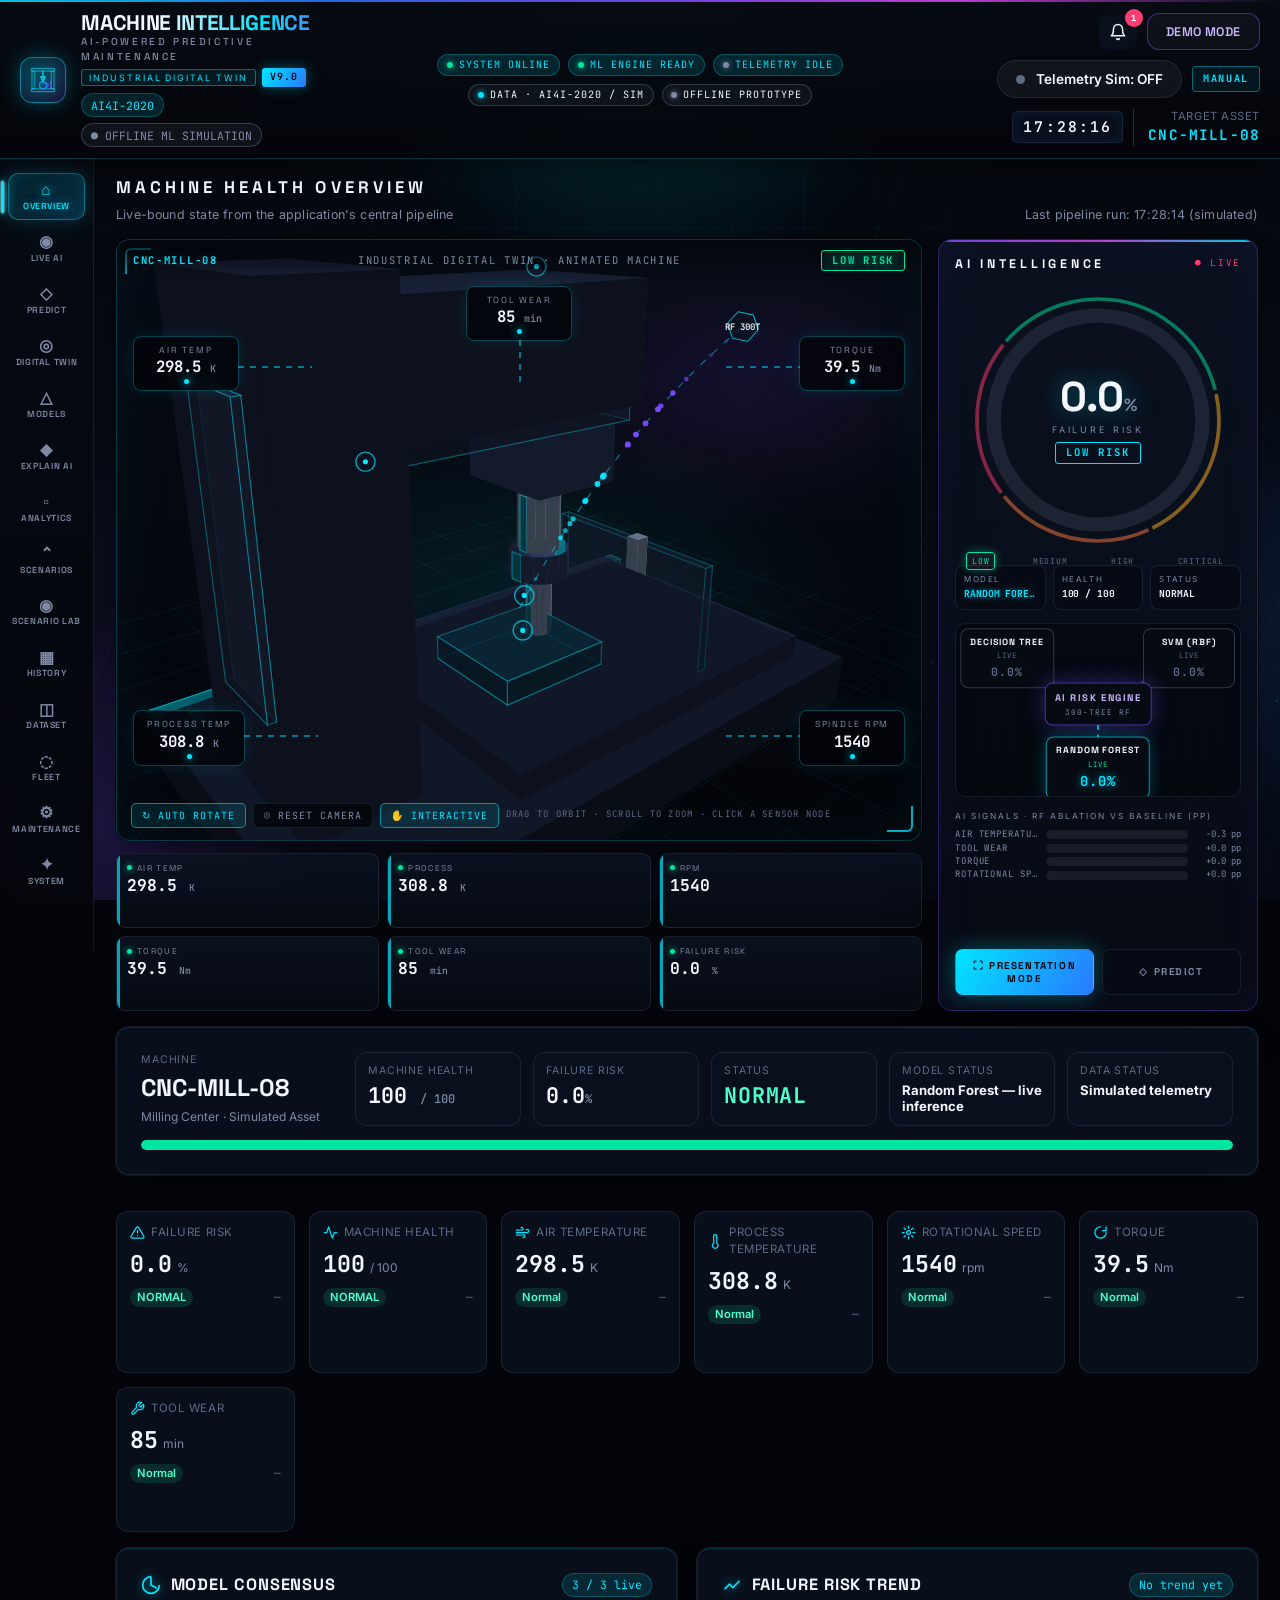
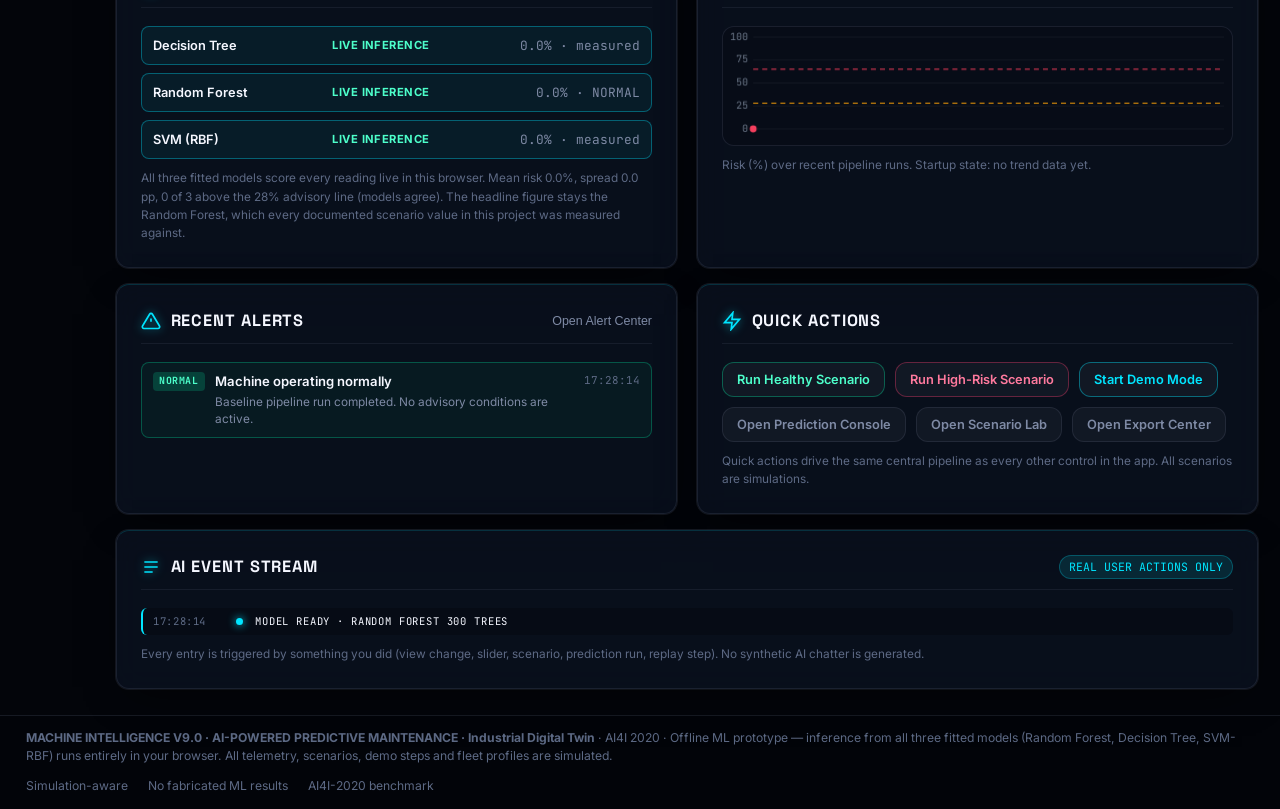
<file: index.html>
﻿<!DOCTYPE html>
<html lang="en">
<head>
  <meta charset="UTF-8">
  <meta name="viewport" content="width=device-width, initial-scale=1.0">
  <title>MACHINE INTELLIGENCE V9.0 | Machine Failure Prediction — Predictive Maintenance</title>
  <link rel="stylesheet" href="style.css">
  <link rel="icon" href="data:,">
</head>
<body>
  <div class="bg-fx" aria-hidden="true">
    <div class="fx-grid"></div>
    <div class="fx-glow fx-g1"></div>
    <div class="fx-glow fx-g2"></div>
    <div class="fx-glow fx-g3"></div>
    <div class="fx-streaks"></div>
    <div class="fx-particles"></div>
  </div>
  <div class="app-container">
    <header class="app-header">
      <div class="hb-zone hb-left">
        <div class="brand-section">
          <div class="brand-icon brand-mark" aria-hidden="true">
            <svg viewBox="0 0 48 48" fill="none" stroke="currentColor" stroke-width="1.9" stroke-linecap="round" stroke-linejoin="round">
              <rect class="bm-frame" x="5.5" y="5.5" width="37" height="4.2" rx="1.3"/>
              <rect class="bm-frame" x="6.4" y="9.7" width="4.4" height="28.6" rx="1.2"/>
              <rect class="bm-frame" x="37.2" y="9.7" width="4.4" height="28.6" rx="1.2"/>
              <rect class="bm-frame" x="5.5" y="38.3" width="37" height="4.2" rx="1.3"/>
              <path class="bm-spindle" d="M24 9.7v9.4"/>
              <path class="bm-tool" d="M20.4 19.1h7.2L24 25.1z"/>
              <path class="bm-core" d="M24 26.2l5.4 3.1v6.2L24 38.6l-5.4-3.1v-6.2z"/>
              <circle class="bm-node" cx="24" cy="26.2" r="1.35"/>
              <path class="bm-signal" d="M31.6 29.1a6 6 0 010 5.8"/>
              <path class="bm-signal" d="M35.4 26.4a11 11 0 010 11.2"/>
            </svg>
          </div>
          <div class="brand-titles">
            <h1>MACHINE INTELLIGENCE</h1>
            <div class="brand-subtitle">AI-POWERED PREDICTIVE MAINTENANCE</div>
            <div class="brand-meta">
              <span class="twin-tag">INDUSTRIAL DIGITAL TWIN</span>
              <span class="ver-tag">V9.0</span>
              <span class="dataset-pill">AI4I-2020</span>
              <span class="dataset-pill pill-offline" title="No live factory connection. All telemetry is simulated by this offline prototype.">&#9679; OFFLINE ML SIMULATION</span>
            </div>
          </div>
        </div>
      </div>
      <div class="hb-zone hb-center" aria-label="System status">
        <span class="sys-chip" id="sysStatusChip" title="Application state"><span class="sys-dot"></span> SYSTEM ONLINE</span>
        <span class="sys-chip" id="mlEngineChip" title="Inference engine availability"><span class="sys-dot"></span> ML ENGINE CHECKING</span>
        <span class="sys-chip" id="teleChip" title="Simulated telemetry stream state"><span class="sys-dot sys-dot-cyan"></span> TELEMETRY IDLE</span>
        <span class="sys-chip chip-neutral" id="srcChip" title="Data source — simulated telemetry scored by the bundled offline model"><span class="sys-dot sys-dot-cyan"></span> DATA · AI4I-2020 / SIM</span>
        <span class="sys-chip chip-neutral" id="deployChip" title="Deployment mode — no cloud, no factory connection"><span class="sys-dot sys-dot-grey"></span> OFFLINE PROTOTYPE</span>
      </div>
      <div class="hb-zone hb-right">
        <button id="btnAlerts" class="icon-btn" type="button" aria-label="Open alert center" title="Alert Center">
          <svg width="18" height="18" viewBox="0 0 24 24" fill="none" stroke="currentColor" stroke-width="2" stroke-linecap="round" stroke-linejoin="round"><path d="M18 8A6 6 0 0 0 6 8c0 7-3 9-3 9h18s-3-2-3-9"/><path d="M13.73 21a2 2 0 0 1-3.46 0"/></svg>
          <span class="alert-count" id="alertCount">0</span>
        </button>
        <button id="btnDemoMode" class="header-btn demo-btn" type="button" title="Run the scripted 7-step presentation demo (simulation)">DEMO MODE</button>
        <button id="btnToggleSim" class="sim-toggle-btn" type="button" title="Toggle the simulated telemetry stream" aria-pressed="false">
          <span class="indicator-dot"></span>
          <span id="simBtnLabel">Telemetry Sim: OFF</span>
        </button>
        <span class="live-tag mode-manual" id="ccMode" title="Operating mode">MANUAL</span>
        <span class="clock-tag" id="ccClock" aria-label="Local time">--:--:--</span>
        <div class="machine-id-badge">
          <span class="machine-id-label">Target Asset</span>
          <span class="machine-id-val" id="activeAssetId">CNC-MILL-08</span>
        </div>
      </div>
    </header>

    <div id="demoBanner" class="demo-banner hidden" role="status" aria-live="polite">
      <div class="demo-banner-left">
        <span class="demo-tag">DEMO MODE &middot; SIMULATION</span>
        <span class="demo-step" id="demoStepLabel">Ready</span>
        <div class="demo-progress" aria-hidden="true"><div class="demo-progress-fill" id="demoProgress" style="width:0%"></div></div>
      </div>
      <div class="demo-banner-actions">
        <button class="card-action-btn" id="btnDemoPlay" type="button">&#9654; Play</button>
        <button class="card-action-btn" id="btnDemoPause" type="button">&#10074;&#10074; Pause</button>
        <button class="card-action-btn" id="btnDemoReset" type="button">Reset</button>
        <button class="card-action-btn" id="btnDemoClose" type="button">Exit</button>
      </div>
    </div>

    <aside id="alertPanel" class="alert-panel hidden" aria-label="Alert center">
      <div class="alert-panel-header">
        <h3>Alert Center <span class="muted-note">Prototype Alert</span></h3>
        <button class="card-action-btn" id="btnAlertClose" type="button" aria-label="Close alert center">&#10005;</button>
      </div>
      <div class="alert-panel-note">Alerts are generated from this prototype's own thresholds and advisory indicators. Not an industrial safety system.</div>
      <div class="alert-panel-list" id="alertList"></div>
    </aside>

    <nav class="main-nav" role="tablist" aria-label="Application sections">
      <button class="nav-btn active" data-view="dashboard" role="tab" aria-selected="true" title="Overview — command center"><span class="nav-ico" aria-hidden="true">&#8962;</span><span class="nav-lbl">OVERVIEW</span></button>
      <button class="nav-btn" data-view="live" role="tab" aria-selected="false" title="Live AI telemetry"><span class="nav-ico" aria-hidden="true">&#9673;</span><span class="nav-lbl">LIVE AI</span></button>
      <button class="nav-btn" data-view="prediction" role="tab" aria-selected="false" title="Prediction console"><span class="nav-ico" aria-hidden="true">&#9671;</span><span class="nav-lbl">PREDICT</span></button>
      <button class="nav-btn" data-view="viz3d" role="tab" aria-selected="false" title="Digital twin + risk space"><span class="nav-ico" aria-hidden="true">&#9678;</span><span class="nav-lbl">DIGITAL TWIN</span></button>
      <button class="nav-btn" data-view="models" role="tab" aria-selected="false" title="Model laboratory"><span class="nav-ico" aria-hidden="true">&#9651;</span><span class="nav-lbl">MODELS</span></button>
      <button class="nav-btn" data-view="xai" role="tab" aria-selected="false" title="Explainable AI intelligence center — why the model decided"><span class="nav-ico" aria-hidden="true">&#9670;</span><span class="nav-lbl">EXPLAIN AI</span></button>
      <button class="nav-btn" data-view="analytics" role="tab" aria-selected="false" title="Session analytics"><span class="nav-ico" aria-hidden="true">&#9643;</span><span class="nav-lbl">ANALYTICS</span></button>
      <button class="nav-btn" data-view="scenarios" role="tab" aria-selected="false" title="Scenario lab + replay"><span class="nav-ico" aria-hidden="true">&#8963;</span><span class="nav-lbl">SCENARIOS</span></button>
      <button class="nav-btn" data-view="whatif" role="tab" aria-selected="false" title="Scenario Lab — what-if machine intelligence"><span class="nav-ico" aria-hidden="true">&#9673;</span><span class="nav-lbl">SCENARIO LAB</span></button>
      <button class="nav-btn" data-view="history" role="tab" aria-selected="false" title="Prediction history"><span class="nav-ico" aria-hidden="true">&#9638;</span><span class="nav-lbl">HISTORY</span></button>
      <button class="nav-btn" data-view="dataset" role="tab" aria-selected="false" title="Dataset loader"><span class="nav-ico" aria-hidden="true">&#9707;</span><span class="nav-lbl">DATASET</span></button>
      <button class="nav-btn" data-view="fleet" role="tab" aria-selected="false" title="Machine fleet"><span class="nav-ico" aria-hidden="true">&#9676;</span><span class="nav-lbl">FLEET</span></button>
      <button class="nav-btn" data-view="maintenance" role="tab" aria-selected="false" title="Maintenance advisories"><span class="nav-ico" aria-hidden="true">&#9881;</span><span class="nav-lbl">MAINTENANCE</span></button>
      <button class="nav-btn" data-view="settings" role="tab" aria-selected="false" title="Settings / system"><span class="nav-ico" aria-hidden="true">&#10022;</span><span class="nav-lbl">SYSTEM</span></button>
    </nav>

    <main id="viewHost">
      <section class="view" id="view-dashboard" role="tabpanel" aria-label="Dashboard">
        <div class="view-head">
          <div><h2 class="view-title">Machine Health Overview</h2>
          <span class="view-sub">Live-bound state from the application's central pipeline</span></div>
          <span class="view-sub" id="dashUpdatedAt">--</span>
        </div>
        <div class="cc-hero">
          <div class="cc-twin-col">
            <div class="twin-holder" id="twinHeroHolder">
              <div class="twin-stage" id="twinStage">
              <div class="twin-topbar">
                <span class="twin-asset" id="twinAssetId">CNC-MILL-08</span>
                <span class="twin-title">Industrial Digital Twin &middot; Animated Machine</span>
                <span class="twin-band band-normal" id="twinBandTag">LOW RISK</span>
              </div>
              <canvas id="twinCanvas" aria-label="Animated 3D digital twin of the monitored milling centre"></canvas>
              <div class="twin-hud hud-t" data-sensor="wear" title="Tool wear sensor"><span class="hud-k">TOOL WEAR</span><span class="hud-v"><b id="hudWear">--</b> <small>min</small></span><span class="hud-dot"></span></div>
              <div class="twin-hud hud-tl" data-sensor="air" title="Air ambient temperature sensor"><span class="hud-k">AIR TEMP</span><span class="hud-v"><b id="hudAir">--</b> <small>K</small></span><span class="hud-dot"></span></div>
              <div class="twin-hud hud-bl" data-sensor="proc" title="Process cutting temperature sensor"><span class="hud-k">PROCESS TEMP</span><span class="hud-v"><b id="hudProc">--</b> <small>K</small></span><span class="hud-dot"></span></div>
              <div class="twin-hud hud-tr" data-sensor="torque" title="Spindle torque sensor"><span class="hud-k">TORQUE</span><span class="hud-v"><b id="hudTorque">--</b> <small>Nm</small></span><span class="hud-dot"></span></div>
              <div class="twin-hud hud-br" data-sensor="rpm" title="Spindle speed sensor"><span class="hud-k">SPINDLE RPM</span><span class="hud-v"><b id="hudRpm">--</b></span><span class="hud-dot"></span></div>
              <div class="twin-hud-pop hidden" id="twinHud">
                <div class="pop-head"><span id="twinHudName">TORQUE</span><button id="twinHudClose" type="button" aria-label="Close sensor detail">&#10005;</button></div>
                <div class="pop-value"><b id="twinHudValue">--</b> <span id="twinHudUnit">Nm</span></div>
                <div class="pop-row"><span>STATUS</span><b id="twinHudStatus" class="ok">NORMAL</b></div>
                <div class="pop-row"><span>TREND</span><b id="twinHudTrend">STABLE</b></div>
                <div class="pop-note" id="twinHudNote">Advisory rule level &mdash; not a model output.</div>
              </div>
              <div class="twin-cam">
                <button id="twinAutoRotate" class="cam-btn active" type="button" title="Slow automatic camera orbit">&#8635; AUTO ROTATE</button>
                <button id="twinResetCam" class="cam-btn" type="button" title="Reset the camera">&#9678; RESET CAMERA</button>
                <button id="twinInteractive" class="cam-btn active" type="button" title="Interactive drag orbit">&#9995; INTERACTIVE</button>
                <span class="cam-hint">DRAG TO ORBIT &middot; SCROLL TO ZOOM &middot; CLICK A SENSOR NODE</span>
              </div>
            </div>
            </div>
            <div class="cc-strip" id="twinStrip" aria-label="Live telemetry strip">
              <div class="strip-item" data-k="air"><div class="strip-top"><span class="strip-dot"></span><span class="strip-k">AIR TEMP</span></div><span class="strip-v"><b id="stripValAir">--</b> <small>K</small></span><svg class="strip-spark" viewBox="0 0 100 24" preserveAspectRatio="none"><polyline id="stripSparkAir" points=""/></svg></div>
              <div class="strip-item" data-k="proc"><div class="strip-top"><span class="strip-dot"></span><span class="strip-k">PROCESS</span></div><span class="strip-v"><b id="stripValProc">--</b> <small>K</small></span><svg class="strip-spark" viewBox="0 0 100 24" preserveAspectRatio="none"><polyline id="stripSparkProc" points=""/></svg></div>
              <div class="strip-item" data-k="rpm"><div class="strip-top"><span class="strip-dot"></span><span class="strip-k">RPM</span></div><span class="strip-v"><b id="stripValRpm">--</b></span><svg class="strip-spark" viewBox="0 0 100 24" preserveAspectRatio="none"><polyline id="stripSparkRpm" points=""/></svg></div>
              <div class="strip-item" data-k="torque"><div class="strip-top"><span class="strip-dot"></span><span class="strip-k">TORQUE</span></div><span class="strip-v"><b id="stripValTorque">--</b> <small>Nm</small></span><svg class="strip-spark" viewBox="0 0 100 24" preserveAspectRatio="none"><polyline id="stripSparkTorque" points=""/></svg></div>
              <div class="strip-item" data-k="wear"><div class="strip-top"><span class="strip-dot"></span><span class="strip-k">TOOL WEAR</span></div><span class="strip-v"><b id="stripValWear">--</b> <small>min</small></span><svg class="strip-spark" viewBox="0 0 100 24" preserveAspectRatio="none"><polyline id="stripSparkWear" points=""/></svg></div>
              <div class="strip-item s-risk" data-k="risk"><div class="strip-top"><span class="strip-dot"></span><span class="strip-k">FAILURE RISK</span></div><span class="strip-v"><b id="stripValRisk">--</b> <small>%</small></span><svg class="strip-spark" viewBox="0 0 100 24" preserveAspectRatio="none"><polyline id="stripSparkRisk" points=""/></svg></div>
            </div>
          </div>
<aside class="cc-ai" aria-label="AI intelligence panel">
            <div class="ai-head">
              <span class="ai-title">AI Intelligence</span>
              <span class="ai-live" id="aiLiveTag">&#9679; LIVE</span>
            </div>
            <div class="risk-arc" id="riskArc">
              <svg class="arc-svg" viewBox="0 0 240 240" aria-hidden="true">
                <circle class="arc-track" cx="120" cy="120" r="94.9"></circle>
                <circle class="arc-fill" id="arcFill" cx="120" cy="120" r="94.9"></circle>
                <circle class="arc-seg seg-1" cx="120" cy="120" r="110"></circle>
                <circle class="arc-seg seg-2" cx="120" cy="120" r="110"></circle>
                <circle class="arc-seg seg-3" cx="120" cy="120" r="110"></circle>
                <circle class="arc-seg seg-4" cx="120" cy="120" r="110"></circle>
              </svg>
              <div class="arc-center">
                <span class="arc-value"><b id="twinRiskVal">--</b><span>%</span></span>
                <span class="arc-label">Failure Risk</span>
                <span class="arc-band" id="twinRiskLabel">LOW RISK</span>
              </div>
              <div class="arc-regions" title="Display bands derived from the configured warning / critical thresholds">
                <span class="rg-1" data-region="1">LOW</span><span class="rg-2" data-region="2">MEDIUM</span><span class="rg-3" data-region="3">HIGH</span><span class="rg-4" data-region="4">CRITICAL</span>
              </div>
            </div>
            <div class="ai-chips">
              <div class="ai-chip chip-live"><span>Model</span><b id="twinModelVal">RANDOM FOREST</b></div>
              <div class="ai-chip"><span>Health</span><b id="twinHealthVal">--</b></div>
              <div class="ai-chip"><span>Status</span><b id="twinStatusVal">--</b></div>
            </div>
            <div class="neural" id="modelNeural" aria-label="AI model flow: three models feeding the risk engine">
              <svg class="neural-wires" viewBox="0 0 100 100" preserveAspectRatio="none" aria-hidden="true">
                <line class="wire wire-dim" x1="18" y1="20" x2="50" y2="47"></line>
                <line class="wire wire-dim" x1="82" y1="20" x2="50" y2="47"></line>
                <line class="wire wire-live" x1="50" y1="47" x2="50" y2="84"></line>
              </svg>
              <div class="nn-node pos-dt"><span class="nn-name">Decision Tree</span><span class="nn-status">LIVE</span><span class="nn-val" id="nnDtVal">--</span></div>
              <div class="nn-node pos-svm"><span class="nn-name">SVM (RBF)</span><span class="nn-status">LIVE</span><span class="nn-val" id="nnSvmVal">--</span></div>
              <div class="nn-center"><span class="nn-core">AI RISK ENGINE</span><span class="nn-sub">300-TREE RF</span></div>
              <div class="nn-node nn-live pos-rf"><span class="nn-name">Random Forest</span><span class="nn-status">LIVE</span><span class="nn-val" id="nnValRf">--%</span></div>
            </div>
            <div class="ai-signals">
              <span class="ai-sub">AI Signals &middot; RF ablation vs baseline (pp)</span>
              <div id="aiSignals"></div>
            </div>
            <div class="ai-actions">
              <button id="btnPresentation" class="ai-btn primary" type="button" title="Hide navigation and maximize the digital twin">&#9974; PRESENTATION MODE</button>
              <button id="btnGotoPredict" class="ai-btn" type="button" title="Open the prediction console">&#9671; PREDICT</button>
            </div>
          </aside>
        </div>
        <div class="cc-lower">
        <div class="card health-overview">
          <div class="hov-top">
            <div class="hov-machine">
              <span class="hov-label">Machine</span>
              <span class="hov-machine-id" id="dashMachineId">CNC-MILL-08</span>
              <span class="hov-machine-sub">Milling Center &middot; Simulated Asset</span>
            </div>
            <div class="hov-tiles">
              <div class="hov-tile">
                <span class="hov-label">Machine Health</span>
                <span class="hov-value"><span id="dashHealthScore">--</span> <small>/ 100</small></span>
              </div>
              <div class="hov-tile">
                <span class="hov-label">Failure Risk</span>
                <span class="hov-value"><span id="dashRisk">--</span><small>%</small></span>
              </div>
              <div class="hov-tile">
                <span class="hov-label">Status</span>
                <span class="hov-value hov-status" id="dashStatus">--</span>
              </div>
              <div class="hov-tile">
                <span class="hov-label">Model Status</span>
                <span class="hov-value hov-small" id="dashModelStatus">--</span>
              </div>
              <div class="hov-tile">
                <span class="hov-label">Data Status</span>
                <span class="hov-value hov-small" id="dashDataStatus">Simulated Telemetry</span>
              </div>
            </div>
          </div>
          <div class="hov-bar" role="img" aria-label="Machine health score bar"><div class="hov-bar-fill" id="dashHealthBar" style="width:100%"></div></div>
        </div>
        <div class="grid-kpi" id="kpiGrid" aria-label="Live KPI cards"></div>
        <div class="dash-grid">
          <div class="card">
            <div class="card-header">
              <div class="card-title-group"><div class="card-title-icon">
                <svg width="20" height="20" viewBox="0 0 24 24" fill="none" stroke="currentColor" stroke-width="2"><path d="M12 2a10 10 0 1 0 10 10"/><path d="M12 2v10l7 4"/></svg>
              </div><h2 class="card-title">Model Consensus</h2></div>
              <span class="dataset-pill" id="consensusCount">-- / 3</span>
            </div>
            <div class="consensus-list" id="consensusList"></div>
            <div class="muted-note" id="consensusNote">Checking model availability&hellip;</div>
          </div>
          <div class="card">
            <div class="card-header">
              <div class="card-title-group"><div class="card-title-icon">
                <svg width="20" height="20" viewBox="0 0 24 24" fill="none" stroke="currentColor" stroke-width="2"><polyline points="3 17 9 11 13 15 21 7"/></svg>
              </div><h2 class="card-title">Failure Risk Trend</h2></div>
              <span class="dataset-pill" id="dashTrendLabel">--</span>
            </div>
            <div class="canvas-wrapper short"><canvas id="dashRiskTrend"></canvas></div>
            <div class="muted-note">Risk (%) over recent pipeline runs. Startup state: no trend data yet.</div>
          </div>
        </div>
        <div class="dash-grid">
          <div class="card">
            <div class="card-header">
              <div class="card-title-group"><div class="card-title-icon">
                <svg width="20" height="20" viewBox="0 0 24 24" fill="none" stroke="currentColor" stroke-width="2"><path d="M10.29 3.86 1.82 18a2 2 0 0 0 1.71 3h16.94a2 2 0 0 0 1.71-3L13.71 3.86a2 2 0 0 0-3.42 0z"/><line x1="12" y1="9" x2="12" y2="13"/><line x1="12" y1="17" x2="12.01" y2="17"/></svg>
              </div><h2 class="card-title">Recent Alerts</h2></div>
              <button class="card-action-btn" id="btnViewAllAlerts" type="button">Open Alert Center</button>
            </div>
            <div class="alert-feed" id="dashboardAlerts"></div>
          </div>
          <div class="card">
            <div class="card-header">
              <div class="card-title-group"><div class="card-title-icon">
                <svg width="20" height="20" viewBox="0 0 24 24" fill="none" stroke="currentColor" stroke-width="2"><polygon points="13 2 3 14 12 14 11 22 21 10 12 10 13 2"/></svg>
              </div><h2 class="card-title">Quick Actions</h2></div>
            </div>
            <div class="quick-actions">
              <button class="qa-btn qa-ok" id="qaHealthy" type="button">Run Healthy Scenario</button>
              <button class="qa-btn qa-crit" id="qaCritical" type="button">Run High-Risk Scenario</button>
              <button class="qa-btn qa-demo" id="qaDemo" type="button">Start Demo Mode</button>
              <button class="qa-btn" id="qaPredict" type="button">Open Prediction Console</button>
              <button class="qa-btn" id="qaScenario" type="button">Open Scenario Lab</button>
              <button class="qa-btn" id="qaExport" type="button">Open Export Center</button>
            </div>
            <div class="muted-note">Quick actions drive the same central pipeline as every other control in the app. All scenarios are simulations.</div>
          </div>
        </div>
          <div class="card ev-card">
            <div class="card-header">
              <div class="card-title-group"><div class="card-title-icon">
                <svg width="20" height="20" viewBox="0 0 24 24" fill="none" stroke="currentColor" stroke-width="2"><path d="M4 6h16M4 12h16M4 18h10"/></svg>
              </div><h2 class="card-title">AI Event Stream</h2></div>
              <span class="dataset-pill">REAL USER ACTIONS ONLY</span>
            </div>
            <div class="ev-list" id="evList" aria-live="polite">
              <div class="ev-item"><span class="ev-time">--:--:--</span><span class="ev-pip"></span><span class="ev-msg">Waiting for the first action&hellip;</span></div>
            </div>
            <div class="muted-note">Every entry is triggered by something you did (view change, slider, scenario, prediction run, replay step). No synthetic AI chatter is generated.</div>
          </div>
        </div>
      </section>
      <section class="view hidden" id="view-live" role="tabpanel" aria-label="Live Monitor">
        <div class="view-head">
          <div><h2 class="view-title">Live Machine Monitor</h2>
          <span class="view-sub"><strong>SIMULATED TELEMETRY</strong> &middot; offline ML prototype (no live factory connection)</span></div>
          <span class="dataset-pill pill-offline">OFFLINE SIMULATION</span>
        </div>
        <div class="card">
          <div class="card-header">
            <div class="card-title-group"><div class="card-title-icon">
              <svg width="20" height="20" viewBox="0 0 24 24" fill="none" stroke="currentColor" stroke-width="2"><path d="M22 12h-4l-3 9L9 3l-3 9H2"/></svg>
            </div><h3 class="card-title">Telemetry Channels</h3></div>
            <span class="dataset-pill" id="simStatePill">Simulation: OFF</span>
          </div>
          <div class="telemetry-rows" id="telemetryRows"></div>
          <div class="muted-note">Trend and delta compare the current reading with the previous pipeline run. Channel status uses advisory (rule-based) bands.</div>
        </div>
        <div class="card chart-section">
          <div class="card-header">
            <div class="card-title-group"><div class="card-title-icon">
              <svg width="20" height="20" viewBox="0 0 24 24" fill="none" stroke="currentColor" stroke-width="2"><polyline points="22 12 18 12 15 21 9 3 6 12 2 12"/></svg>
            </div><h3 class="card-title">Sensor Dynamic Waveform</h3></div>
            <div class="chart-legend">
              <div class="legend-item"><span class="legend-color" style="background:#06b6d4;"></span><span>Speed (rpm / 30)</span></div>
              <div class="legend-item"><span class="legend-color" style="background:#f59e0b;"></span><span>Torque (Nm)</span></div>
              <div class="legend-item"><span class="legend-color" style="background:#f43f5e;"></span><span>Failure Risk (%)</span></div>
              <div class="legend-item"><span class="legend-color" style="background:#10b981;"></span><span>Tool Wear (min / 3)</span></div>
            </div>
          </div>
          <div class="canvas-wrapper"><canvas id="telemetryChart" width="1400" height="200"></canvas></div>
        </div>
        <div class="dash-grid">
          <div class="card">
            <div class="card-header">
              <div class="card-title-group"><div class="card-title-icon">
                <svg width="20" height="20" viewBox="0 0 24 24" fill="none" stroke="currentColor" stroke-width="2"><polyline points="3 17 9 11 13 15 21 7"/></svg>
              </div><h3 class="card-title">Failure Risk Trend</h3></div>
              <span class="dataset-pill" id="liveTrendLabel">--</span>
            </div>
            <div class="canvas-wrapper short"><canvas id="liveRiskTrend"></canvas></div>
            <div class="muted-note">Risk (%) per recorded prediction event, produced by the real Random Forest. Startup state: run the simulation to generate trend data.</div>
          </div>
          <div class="card">
            <div class="card-header">
              <div class="card-title-group"><div class="card-title-icon">
                <svg width="20" height="20" viewBox="0 0 24 24" fill="none" stroke="currentColor" stroke-width="2"><polygon points="5 3 19 12 5 21 5 3"/></svg>
              </div><h3 class="card-title">Stream Controls</h3></div>
            </div>
            <div class="quick-actions">
              <button class="qa-btn qa-ok" id="btnSimStart" type="button">Start Simulated Telemetry</button>
              <button class="qa-btn" id="btnSimStop" type="button">Stop Stream</button>
              <button class="qa-btn" id="btnSimTick" type="button">Advance One Reading</button>
            </div>
            <div class="muted-note">Stream interval, speed and noise level are configured in Settings. Simulated telemetry only &mdash; not live factory data.</div>
          </div>
        </div>
        <div class="card logs-section">
          <div class="card-header">
            <div class="card-title-group"><div class="card-title-icon">
              <svg width="20" height="20" viewBox="0 0 24 24" fill="none" stroke="currentColor" stroke-width="2"><path d="M14 2H6a2 2 0 0 0-2 2v16a2 2 0 0 0 2 2h12a2 2 0 0 0 2-2V8z"/><polyline points="14 2 14 8 20 8"/><line x1="16" y1="13" x2="8" y2="13"/><line x1="16" y1="17" x2="8" y2="17"/></svg>
            </div><h3 class="card-title">Telemetry Run Registry (click a row to load its telemetry state)</h3></div>
            <span class="machine-id-label">Reference records</span>
          </div>
          <div class="table-wrapper">
            <table class="telemetry-table">
              <thead><tr><th>Asset Tag</th><th>Variant</th><th>Air Temp</th><th>Process Temp</th><th>Speed</th><th>Torque</th><th>Tool Wear</th><th>Risk (RF)</th><th>Status</th><th>Advisory Indicators</th></tr></thead>
              <tbody id="telemetryTableBody"></tbody>
            </table>
          </div>
          <div class="muted-note">Risk scores are recomputed live by the real Random Forest from the stored reference telemetry. Indicator codes are advisory (documented AI4I references), not model outputs.</div>
        </div>
      </section>
      <section class="view hidden" id="view-prediction" role="tabpanel" aria-label="Prediction console">
        <div class="view-head">
          <div><h2 class="view-title">Prediction Console</h2>
          <span class="view-sub">Adjust simulated sensor values and run the real Random Forest through the central pipeline</span></div>
          <span class="dataset-pill pill-offline">SIMULATED INPUTS</span>
        </div>
        <section class="presets-section" aria-label="Operational presets">
          <span class="presets-label">Operational Presets:</span>
          <div class="presets-container" id="presetsList"></div>
        </section>
        <div class="dashboard-grid">
          <section class="card controls-card" aria-labelledby="controlsHeading">
            <div class="card-header">
              <div class="card-title-group">
                <div class="card-title-icon">
                  <svg width="20" height="20" viewBox="0 0 24 24" fill="none" stroke="currentColor" stroke-width="2"><path d="M12 20v-6M6 20V10M18 20V4"/></svg>
                </div>
                <h2 id="controlsHeading" class="card-title">Sensor Telemetry Ingestion</h2>
              </div>
              <button id="btnResetDefaults" class="card-action-btn" type="button">Reset Baseline</button>
            </div>
            <div class="controls-list">
              <div class="control-item">
                <div class="control-header">
                  <div class="control-label-wrapper"><label class="control-label">Product Variant Grade</label></div>
                  <span class="control-val-badge" id="badgeProductType">Type M</span>
                </div>
                <div class="type-selector-group" role="radiogroup" aria-label="Product variant grade">
                  <button type="button" class="type-btn" data-type="L" id="btnTypeL"><span>Type L (Low)</span><small>High Strain Risk</small></button>
                  <button type="button" class="type-btn active" data-type="M" id="btnTypeM"><span>Type M (Med)</span><small>Balanced Grade</small></button>
                  <button type="button" class="type-btn" data-type="H" id="btnTypeH"><span>Type H (High)</span><small>High Durability</small></button>
                </div>
              </div>
              <div class="control-item">
                <div class="control-header">
                  <div class="control-label-wrapper"><label for="sliderAirTemp" class="control-label">Air Ambient Temperature</label></div>
                  <span class="control-val-badge"><span id="valAirTemp">298.5</span> <span class="control-unit">K</span>
                    <span id="valAirTempC" style="color:var(--text-dim);font-size:0.8rem;margin-left:4px;">(25.4°C)</span></span>
                </div>
                <div class="range-container"><input type="range" id="sliderAirTemp" class="slider-input" min="295.0" max="305.0" step="0.1" value="298.5" aria-label="Air ambient temperature"></div>
                <div class="range-bounds"><span>295.0 K</span><span>305.0 K</span></div>
                <div class="numeric-row">
                  <label class="numeric-label" for="numAirTemp">Exact value</label>
                  <input type="number" id="numAirTemp" class="numeric-input" min="295" max="305" step="0.1" value="298.5">
                  <span class="numeric-unit">K</span>
                </div>
              </div>
              <div class="control-item">
                <div class="control-header">
                  <div class="control-label-wrapper"><label for="sliderProcTemp" class="control-label">Process Cutting Temperature</label></div>
                  <span class="control-val-badge"><span id="valProcTemp">308.8</span> <span class="control-unit">K</span>
                    <span id="valProcTempC" style="color:var(--text-dim);font-size:0.8rem;margin-left:4px;">(35.7°C)</span></span>
                </div>
                <div class="range-container"><input type="range" id="sliderProcTemp" class="slider-input" min="305.0" max="315.0" step="0.1" value="308.8" aria-label="Process cutting temperature"></div>
                <div class="range-bounds"><span>305.0 K</span><span>315.0 K</span></div>
                <div class="numeric-row">
                  <label class="numeric-label" for="numProcTemp">Exact value</label>
                  <input type="number" id="numProcTemp" class="numeric-input" min="305" max="315" step="0.1" value="308.8">
                  <span class="numeric-unit">K</span>
                </div>
              </div>
              <div class="control-item">
                <div class="control-header">
                  <div class="control-label-wrapper"><label for="sliderSpeed" class="control-label">Spindle Rotational Speed</label></div>
                  <span class="control-val-badge"><span id="valSpeed">1540</span> <span class="control-unit">rpm</span></span>
                </div>
                <div class="range-container"><input type="range" id="sliderSpeed" class="slider-input" min="1100" max="2900" step="5" value="1540" aria-label="Spindle rotational speed"></div>
                <div class="range-bounds"><span>1100 rpm</span><span>2900 rpm</span></div>
                <div class="numeric-row">
                  <label class="numeric-label" for="numSpeed">Exact value</label>
                  <input type="number" id="numSpeed" class="numeric-input" min="1100" max="2900" step="5" value="1540">
                  <span class="numeric-unit">rpm</span>
                </div>
              </div>
              <div class="control-item">
                <div class="control-header">
                  <div class="control-label-wrapper"><label for="sliderTorque" class="control-label">Spindle Torque Load</label></div>
                  <span class="control-val-badge"><span id="valTorque">39.5</span> <span class="control-unit">Nm</span></span>
                </div>
                <div class="range-container"><input type="range" id="sliderTorque" class="slider-input" min="3.5" max="80.0" step="0.5" value="39.5" aria-label="Spindle torque load"></div>
                <div class="range-bounds"><span>3.5 Nm</span><span>80.0 Nm</span></div>
                <div class="numeric-row">
                  <label class="numeric-label" for="numTorque">Exact value</label>
                  <input type="number" id="numTorque" class="numeric-input" min="3.5" max="80" step="0.5" value="39.5">
                  <span class="numeric-unit">Nm</span>
                </div>
              </div>
              <div class="control-item">
                <div class="control-header">
                  <div class="control-label-wrapper"><label for="sliderWear" class="control-label">Tool Cumulative Wear</label></div>
                  <span class="control-val-badge"><span id="valWear">85</span> <span class="control-unit">min</span></span>
                </div>
                <div class="range-container"><input type="range" id="sliderWear" class="slider-input" min="0" max="260" step="1" value="85" aria-label="Tool cumulative wear"></div>
                <div class="range-bounds"><span>0 min</span><span>260 min</span></div>
                <div class="numeric-row">
                  <label class="numeric-label" for="numWear">Exact value</label>
                  <input type="number" id="numWear" class="numeric-input" min="0" max="260" step="1" value="85">
                  <span class="numeric-unit">min</span>
                </div>
              </div>
              <button class="qa-btn qa-ok apply-btn" id="btnApplySensors" type="button">RUN PREDICTION</button>
              <div class="muted-note" style="margin-top:8px;">Validates the six features, runs real Random Forest inference in your browser, classifies the risk level and appends the result to Prediction History.</div>
            </div>
          </section>
          <section class="card prediction-overview-card status-optimal" id="predictionOverviewCard" aria-labelledby="predictionHeading">
            <div class="card-glow-bg"></div>
            <div class="card-header">
              <div class="card-title-group">
                <div class="card-title-icon"><svg width="20" height="20" viewBox="0 0 24 24" fill="none" stroke="currentColor" stroke-width="2"><path d="M22 12h-4l-3 9L9 3l-3 9H2"/></svg></div>
                <h2 id="predictionHeading" class="card-title">Real-Time Risk Diagnostic</h2>
              </div>
              <span class="dataset-pill" id="riskLevelTag">LOW RISK</span>
            </div>
            <div class="gauge-hero-section">
              <div class="gauge-visual">
                <svg class="gauge-svg" viewBox="0 0 160 160">
                  <circle class="gauge-track" cx="80" cy="80" r="70"></circle>
                  <circle id="gaugeFill" class="gauge-fill" cx="80" cy="80" r="70"></circle>
                </svg>
                <div class="gauge-content">
                  <div class="gauge-percentage"><span id="riskPercentage">--</span><span class="gauge-percentage-symbol">%</span></div>
                  <span class="gauge-label">Failure Risk &middot; Random Forest</span>
                </div>
              </div>
              <div class="status-summary">
                <div id="machineStatusBadge" class="status-badge">
                  <span class="indicator-dot" style="background: currentColor;"></span>
                  <span id="machineStatusText">--</span>
                </div>
                <div class="status-metrics-row">
                  <div class="mini-metric-box"><div class="mini-metric-label">Asset Health</div><div class="mini-metric-value" id="healthIndexVal">-- / 100</div></div>
                  <div class="mini-metric-box"><div class="mini-metric-label">Calculated Power</div><div class="mini-metric-value" id="metricPower">-- W</div></div>
                  <div class="mini-metric-box"><div class="mini-metric-label">Thermal Delta (ΔT)</div><div class="mini-metric-value" id="metricTempDelta">-- K</div></div>
                  <div class="mini-metric-box"><div class="mini-metric-label">Overstrain Metric</div><div class="mini-metric-value" id="metricOverstrain">-- min·Nm</div></div>
                </div>
              </div>
            </div>
            <div class="muted-note" id="predStamp" style="margin-top:10px;">Prediction time: — · Primary model: Random Forest (300 trees) · Inference: browser-local</div>
            <div class="modes-section">
              <h3 class="modes-section-title">Failure Mode Attribution Spectrum <span class="mode-note-inline">advisory rule engine &mdash; NOT Random Forest output</span></h3>
              <div class="modes-list">
                <div class="mode-bar-item"><div class="mode-bar-header"><div class="mode-title"><span class="mode-code">TWF</span><span>Tool Wear Indicator</span></div><span class="mode-level" id="lvlTWF">--</span><span class="mode-pct" id="pctTWF">--</span></div><div class="mode-progress-track"><div class="mode-progress-bar" id="barTWF" style="width:0%"></div></div></div>
                <div class="mode-bar-item"><div class="mode-bar-header"><div class="mode-title"><span class="mode-code">HDF</span><span>Heat Dissipation Indicator</span></div><span class="mode-level" id="lvlHDF">--</span><span class="mode-pct" id="pctHDF">--</span></div><div class="mode-progress-track"><div class="mode-progress-bar" id="barHDF" style="width:0%"></div></div></div>
                <div class="mode-bar-item"><div class="mode-bar-header"><div class="mode-title"><span class="mode-code">PWF</span><span>Power Indicator</span></div><span class="mode-level" id="lvlPWF">--</span><span class="mode-pct" id="pctPWF">--</span></div><div class="mode-progress-track"><div class="mode-progress-bar" id="barPWF" style="width:0%"></div></div></div>
                <div class="mode-bar-item"><div class="mode-bar-header"><div class="mode-title"><span class="mode-code">OSF</span><span>Overstrain Indicator</span></div><span class="mode-level" id="lvlOSF">--</span><span class="mode-pct" id="pctOSF">--</span></div><div class="mode-progress-track"><div class="mode-progress-bar" id="barOSF" style="width:0%"></div></div></div>
                <div class="mode-bar-item"><div class="mode-bar-header"><div class="mode-title"><span class="mode-code">RNF</span><span>Random Failure Indicator</span></div><span class="mode-level" id="lvlRNF">--</span><span class="mode-pct" id="pctRNF">--</span></div><div class="mode-progress-track"><div class="mode-progress-bar" id="barRNF" style="width:0%"></div></div></div>
              </div>
              <div class="muted-note" id="indicatorNote">--</div>
            </div>
            <div class="prescriptions-section">
              <h3 class="modes-section-title" style="margin-bottom:0.75rem;">Prescriptive Actions</h3>
              <div class="prescriptions-container" id="prescriptionsList"></div>
              <div class="muted-note">Recommendations are produced by this prototype's advisory rule engine and threshold checks &mdash; they are not model outputs, and this project contains no remaining-useful-life (RUL) model.</div>
            </div>
          </section>
                </div>
      </section>
      <section class="view hidden" id="view-models" role="tabpanel" aria-label="Model laboratory">
        <div class="view-head">
          <div><h2 class="view-title">Model Laboratory</h2>
          <span class="view-sub">Methodology and evaluation honesty — what this project really contains</span></div>
          <span class="dataset-pill pill-offline">3 OF 3 MODELS LIVE</span>
        </div>
        <div class="card">
          <div class="muted-note" style="margin-top:0">The training study compared three classifiers (Decision Tree, Random Forest, SVM-RBF) on the AI4I 2020 dataset. <strong>All three fitted models now run live in this browser</strong>: the Random Forest artifact ships with <code>model-data.js</code>, and the fitted Decision Tree and RBF-SVM (support vectors + scaler) ship with <code>model-artifacts.js</code>, both fitted by the reproducible <code>train-baselines.mjs</code> script. Every reading is scored by all three, and every metric shown is measured on a held-out split rather than copied from anywhere.</div>
        </div>
        <div class="models-grid">
          <div class="card model-lab-card" id="labDT">
            <div class="card-header">
              <div class="card-title-group"><div class="card-title-icon">
                <svg width="20" height="20" viewBox="0 0 24 24" fill="none" stroke="currentColor" stroke-width="2"><path d="M12 3v6M12 9l-5 4M12 9l5 4M7 13v4M17 13v4"/></svg>
              </div><h3 class="card-title">Decision Tree</h3></div>
              <span class="model-status status-live" id="dtLive"><span class="sys-dot"></span> LIVE INFERENCE</span>
            </div>
            <div class="model-config">
              <div class="cfg-row"><span class="cfg-key">Model</span><span class="cfg-val">CART &middot; Gini &middot; class_weight = "balanced"</span></div>
              <div class="cfg-row"><span class="cfg-key">Metrics source</span><span class="cfg-val">Measured on a held-out 20% split by <code>train-baselines.mjs</code></span></div>
              <div class="cfg-row"><span class="cfg-key">Class balance</span><span class="cfg-val">class_weight = "balanced"</span></div>
              <div class="cfg-row"><span class="cfg-key">Search grid</span><span class="cfg-val">max_depth 3 / 5 / 7 / 10 &middot; min_samples_leaf 1 / 5 / 10 / 20</span></div>
              <div class="cfg-row"><span class="cfg-key">Selection</span><span class="cfg-val">Stratified 5-fold CV, scored on ROC-AUC</span></div>
              <div class="cfg-row"><span class="cfg-key">Artifact in this project</span><span class="cfg-val" id="dtArtifact">Fitted tree bundled in <code>model-artifacts.js</code></span></div>
            </div>
            <div class="metric-table">
              <div class="metric-row"><span class="metric-name">F1 Score</span><span class="metric-val" id="dtF1">N/A</span></div>
              <div class="metric-row"><span class="metric-name">Precision</span><span class="metric-val" id="dtPrec">N/A</span></div>
              <div class="metric-row"><span class="metric-name">Recall</span><span class="metric-val" id="dtRec">N/A</span></div>
              <div class="metric-row"><span class="metric-name">ROC-AUC</span><span class="metric-val" id="dtAuc">N/A</span></div>
              <div class="metric-row"><span class="metric-name">Live output (this session)</span><span class="metric-val metric-live" id="dtLiveOut">--</span></div>
            </div>
            <div class="muted-note" id="dtNote">Fitted in this project by <code>train-baselines.mjs</code> on the AI4I 2020 dataset (same features, same stratified split, same <code>class_weight="balanced"</code> rule as the study). Every value above is measured on data the tree never saw.</div>
          </div>
          <div class="card model-lab-card model-live-card" id="labRF">
            <div class="card-header">
              <div class="card-title-group"><div class="card-title-icon">
                <svg width="20" height="20" viewBox="0 0 24 24" fill="none" stroke="currentColor" stroke-width="2"><path d="M12 22v-7M12 15 7 9M12 15l5-6M5 9V5M19 9V5M7 9H3M17 9h4"/></svg>
              </div><h3 class="card-title">Random Forest</h3></div>
              <span class="model-status status-live" id="rfLive"><span class="sys-dot"></span> LIVE INFERENCE</span>
            </div>
            <div class="model-config">
              <div class="cfg-row"><span class="cfg-key">Model</span><span class="cfg-val">RandomForestClassifier &middot; 300 trees</span></div>
              <div class="cfg-row"><span class="cfg-key">Metrics source</span><span class="cfg-val">Training benchmark + live browser inference</span></div>
              <div class="cfg-row"><span class="cfg-key">Class balance</span><span class="cfg-val">class_weight = "balanced"</span></div>
              <div class="cfg-row"><span class="cfg-key">Search grid</span><span class="cfg-val">n_estimators 100 / 300 &middot; max_depth 8 / 12 / None &middot; min_samples_leaf 1 / 3</span></div>
              <div class="cfg-row"><span class="cfg-key">Selection</span><span class="cfg-val">Stratified 5-fold GridSearchCV, scoring = F1</span></div>
              <div class="cfg-row"><span class="cfg-key">Artifact in this project</span><span class="cfg-val">Full serialized forest (model-data.js)</span></div>
            </div>
            <div class="metric-table">
              <div class="metric-row"><span class="metric-name">F1 Score (test set)</span><span class="metric-val metric-doc" id="rfF1">0.691</span></div>
              <div class="metric-row"><span class="metric-name">ROC-AUC (test set)</span><span class="metric-val metric-doc" id="rfAuc">0.969</span></div>
              <div class="metric-row"><span class="metric-name">Precision</span><span class="metric-val" id="rfPrec">N/A</span></div>
              <div class="metric-row"><span class="metric-name">Recall</span><span class="metric-val" id="rfRec">N/A</span></div>
              <div class="metric-row"><span class="metric-name">Live output (this session)</span><span class="metric-val metric-live" id="rfLiveOut">--</span></div>
            </div>
            <div class="muted-note" id="rfNote">F1 and ROC-AUC are the documented benchmark values from the training study's saved notes. Precision/recall/confusion matrix were computed by the study script but not saved to the project outputs, so they stay N/A. Every number rendered as "Live output" is real browser inference from the bundled forest.</div>
          </div>
          <div class="card model-lab-card" id="labSVM">
            <div class="card-header">
              <div class="card-title-group"><div class="card-title-icon">
                <svg width="20" height="20" viewBox="0 0 24 24" fill="none" stroke="currentColor" stroke-width="2"><path d="M3 3v18h18"/><path d="M7 15l4-6 4 4 4-7"/></svg>
              </div><h3 class="card-title">SVM (RBF)</h3></div>
              <span class="model-status status-live" id="svmLive"><span class="sys-dot"></span> LIVE INFERENCE</span>
            </div>
            <div class="model-config">
              <div class="cfg-row"><span class="cfg-key">Pipeline</span><span class="cfg-val">StandardScaler &rarr; RBF SVC, solved with SMO</span></div>
              <div class="cfg-row"><span class="cfg-key">Metrics source</span><span class="cfg-val">Measured on a held-out 20% split by <code>train-baselines.mjs</code></span></div>
              <div class="cfg-row"><span class="cfg-key">Class balance</span><span class="cfg-val">class_weight = "balanced"</span></div>
              <div class="cfg-row"><span class="cfg-key">Search grid</span><span class="cfg-val">C 1 / 10 / 100 / 1000 &middot; gamma "scale" / 0.2 / 0.05 / 0.01</span></div>
              <div class="cfg-row"><span class="cfg-key">Selection</span><span class="cfg-val">Stratified 3-fold CV, scored on ROC-AUC</span></div>
              <div class="cfg-row"><span class="cfg-key">Artifact in this project</span><span class="cfg-val" id="svmArtifact">Support vectors + fitted scaler in <code>model-artifacts.js</code></span></div>
            </div>
            <div class="metric-table">
              <div class="metric-row"><span class="metric-name">F1 Score</span><span class="metric-val" id="svmF1">N/A</span></div>
              <div class="metric-row"><span class="metric-name">Precision</span><span class="metric-val" id="svmPrec">N/A</span></div>
              <div class="metric-row"><span class="metric-name">Recall</span><span class="metric-val" id="svmRec">N/A</span></div>
              <div class="metric-row"><span class="metric-name">ROC-AUC</span><span class="metric-val" id="svmAuc">N/A</span></div>
              <div class="metric-row"><span class="metric-name">Live output (this session)</span><span class="metric-val metric-live" id="svmLiveOut">--</span></div>
            </div>
            <div class="muted-note" id="svmNote">Fitted in this project by <code>train-baselines.mjs</code> (Platt sigmoid probabilities, calibrated against the real 3.39% base rate). It is a genuine kernel model, but it is the weakest of the three on this dataset — reported as measured, not tuned to look better.</div>
          </div>
        </div>
        <div class="dash-grid">
          <div class="card cb-card">
            <div class="card-header">
              <div class="card-title-group"><div class="card-title-icon">
                <svg width="20" height="20" viewBox="0 0 24 24" fill="none" stroke="currentColor" stroke-width="2"><path d="M21.21 15.89A10 10 0 1 1 8 2.83"/><path d="M22 12A10 10 0 0 0 12 2v10z"/></svg>
              </div><h3 class="card-title">Class Balance (training dataset)</h3></div>
              <span class="dataset-pill" id="cbPill">AI4I 2020</span>
            </div>
            <div class="class-balance-wrap">
              <div class="donut-wrap"><canvas id="classBalanceChart"></canvas></div>
              <div class="cb-legend">
                <div class="cb-item"><span class="legend-color" style="background:#10b981;"></span><div><span class="cb-title">Normal operation</span><span class="cb-value" id="cbNormal">--</span></div></div>
                <div class="cb-item"><span class="legend-color" style="background:#f43f5e;"></span><div><span class="cb-title">Recorded failures</span><span class="cb-value" id="cbFail">--</span></div></div>
                <div class="cb-item"><span class="legend-color" style="background:#f59e0b;"></span><div><span class="cb-title">Failure rate</span><span class="cb-value" id="cbRate">--</span></div></div>
                <div class="cb-note" id="cbNote">Severe class imbalance is why F1 was chosen as the tuning metric and class_weight="balanced" was applied to all three models.</div>
              </div>
            </div>
            <div class="cb-imbalance" id="cbImbalance">
              <div class="cb-why-title">How this project handles the imbalance</div>
              <div class="cfg-row"><span class="cfg-key">Train / test split</span><span class="cfg-val" id="cbSplit">--</span></div>
              <div class="cfg-row"><span class="cfg-key">Cross-validation</span><span class="cfg-val" id="cbCv">--</span></div>
              <div class="cfg-row"><span class="cfg-key">Tuning metric</span><span class="cfg-val" id="cbScoring">--</span></div>
              <div class="cfg-row"><span class="cfg-key">Class weighting</span><span class="cfg-val" id="cbImb">--</span></div>
              <div class="cb-tradeoff-title">Measured trade-off on the held-out test split</div>
              <div class="cb-tradeoff-head"><span>Model</span><span>Precision</span><span>Recall</span><span>F1</span></div>
              <div class="cb-tradeoff-row" data-cb-m="dt"><span>Decision Tree</span><span data-cb="precision">--</span><span data-cb="recall">--</span><span data-cb="f1">--</span></div>
              <div class="cb-tradeoff-row" data-cb-m="rf"><span>Random Forest</span><span data-cb="precision">--</span><span data-cb="recall">--</span><span data-cb="f1">--</span></div>
              <div class="cb-tradeoff-row" data-cb-m="svm"><span>SVM (RBF)</span><span data-cb="precision">--</span><span data-cb="recall">--</span><span data-cb="f1">--</span></div>
              <div class="muted-note" id="cbTradeNote">Values are read from the saved model metrics. Any metric the project did not measure is shown as N/A rather than estimated.</div>
            </div>
          </div>
          <div class="card">
            <div class="card-header">
              <div class="card-title-group"><div class="card-title-icon">
                <svg width="20" height="20" viewBox="0 0 24 24" fill="none" stroke="currentColor" stroke-width="2"><path d="M12 20V10M6 20V4M18 20v-6"/></svg>
              </div><h3 class="card-title">Evaluation Snapshot</h3></div>
              <span class="dataset-pill">DOCUMENTED VALUES ONLY</span>
            </div>
            <div class="chart-block"><span class="chart-caption">F1 Score by model (test set)</span>
              <div class="canvas-wrapper short"><canvas id="chartF1"></canvas></div></div>
            <div class="chart-block"><span class="chart-caption">ROC-AUC by model (test set)</span>
              <div class="canvas-wrapper short"><canvas id="chartROC"></canvas></div></div>
            <div class="chart-block"><span class="chart-caption">Precision vs Recall &mdash; Random Forest</span>
              <div class="canvas-wrapper short"><canvas id="chartPR"></canvas></div></div>
            <div class="muted-note" id="cmpNote">Charts render only values saved in the project. Missing values are drawn as "N/A" placeholders by design.</div>
          </div>
        </div>
        <div class="card">
          <div class="card-header">
            <div class="card-title-group"><div class="card-title-icon">
              <svg width="20" height="20" viewBox="0 0 24 24" fill="none" stroke="currentColor" stroke-width="2"><rect x="3" y="3" width="18" height="18" rx="2"/><path d="M3 9h18M3 15h18M9 3v18M15 3v18"/></svg>
            </div><h3 class="card-title">Full Metric Table</h3></div>
            <span class="dataset-pill">N/A = NOT DOCUMENTED</span>
          </div>
          <div class="table-wrapper">
            <table class="telemetry-table">
              <thead><tr><th>Model</th><th>F1 Score</th><th>Precision</th><th>Recall</th><th>ROC-AUC</th><th>Live inference</th><th>Artifact</th></tr></thead>
              <tbody id="cmpTableBody"></tbody>
            </table>
          </div>
          <div class="muted-note" id="metricsFootnote">Cell values come from the training study's documented outputs. "N/A" means the value was not saved in this project — it is not zero and it is not estimated.</div>
        </div>
        <div class="card">
          <div class="card-header">
            <div class="card-title-group"><div class="card-title-icon">
              <svg width="20" height="20" viewBox="0 0 24 24" fill="none" stroke="currentColor" stroke-width="2"><rect x="3" y="3" width="7" height="7"/><rect x="14" y="3" width="7" height="7"/><rect x="3" y="14" width="7" height="7"/><rect x="14" y="14" width="7" height="7"/></svg>
            </div><h3 class="card-title">Confusion Matrix</h3></div>
            <div class="segmented" id="cmSelector" role="group" aria-label="Select model for confusion matrix">
              <button class="seg-btn active" data-model="dt" type="button">Decision Tree</button>
              <button class="seg-btn" data-model="rf" type="button">Random Forest</button>
              <button class="seg-btn" data-model="svm" type="button">SVM (RBF)</button>
            </div>
          </div>
          <div id="cmHost"><div class="na-panel">Loading confusion matrix…</div></div>
          <div class="muted-note" id="cmNote">The Decision Tree and SVM matrices are real, measured on a held-out 20% split by <code>train-baselines.mjs</code> &mdash; switch models with the buttons above. The Random Forest still has no saved matrix from the original study, so it honestly stays N/A.</div>
        </div>
      </section>
<section class="view hidden" id="view-xai" role="tabpanel" aria-label="Explainable AI Intelligence Center">
        <div class="view-head">
          <div><h2 class="view-title">Explainable AI Intelligence Center</h2>
          <span class="view-sub">Every value on this page is read from the fitted artifacts &mdash; Decision Tree path, Random Forest split structure, SVM decision score. Nothing is estimated or invented.</span></div>
          <span class="dataset-pill pill-offline" id="xaHeadPill">ARTIFACT-BACKED</span>
        </div>

        <div class="card xa-hero">
          <div class="xa-hero-main">
            <div class="xa-kicker">AI DECISION EXPLANATION</div>
            <div class="xa-machine-line">CURRENT MACHINE <b id="xaMachine">CNC-MILL-08</b></div>
            <div class="xa-hero-risk">
              <div class="xa-hero-num"><b id="xaRiskVal">--</b><span>%</span></div>
              <div class="xa-hero-meta">
                <div class="xa-hero-level" id="xaRiskLevelBox"><span class="xa-ico" id="xaRiskIco" aria-hidden="true">&#9679;</span><b id="xaRiskLevelTxt">--</b></div>
                <div class="xa-hero-model">MODEL <b id="xaModelName">Random Forest</b></div>
                <div class="xa-hero-sub" id="xaRiskSub">failure probability reported by the selected model</div>
              </div>
            </div>
            <div class="xa-hero-actions">
              <button id="xaWhyBtn" class="ai-btn primary" type="button" title="Open the explanation panel">&#63; WHY?</button>
              <button id="xaModeBtn" class="ai-btn" type="button" title="Dim the interface and enlarge the explanation">EXPLANATION MODE</button>
              <button id="xaExportBtn" class="ai-btn" type="button" title="Download the Explainable AI report">EXPORT REPORT</button>
            </div>
          </div>
          <div class="xa-hero-why">
            <div class="xa-why-head">WHY? <span class="xa-why-model" id="xaWhyModelTag">Random Forest</span></div>
            <div class="xa-why-list" id="xaWhyList"></div>
            <div class="xa-why-foot" id="xaWhyFoot"></div>
          </div>
        </div>

        <div class="card xa-selector">
          <div class="xa-sel-label">EXPLAIN MODEL</div>
          <div class="xa-sel-btns" id="xaSelBtns">
            <button class="xa-sel-btn active" data-model="rf" type="button" aria-pressed="true">
              <span class="xa-sel-ico" aria-hidden="true">&#9673;</span><b>Random Forest</b><small id="xaSelCapRf">300 fitted trees</small></button>
            <button class="xa-sel-btn" data-model="dt" type="button" aria-pressed="false">
              <span class="xa-sel-ico" aria-hidden="true">&#9651;</span><b>Decision Tree</b><small id="xaSelCapDt">fitted CART tree</small></button>
            <button class="xa-sel-btn" data-model="svm" type="button" aria-pressed="false">
              <span class="xa-sel-ico" aria-hidden="true">&#9670;</span><b>SVM (RBF)</b><small id="xaSelCapSvm">1900 support vectors</small></button>
          </div>
          <div class="xa-sel-note" id="xaSelNote"></div>
        </div>

        <div class="xa-grid">
          <div class="card xa-impact-card">
            <div class="card-header">
              <div class="card-title-group"><div class="card-title-icon">
                <svg width="20" height="20" viewBox="0 0 24 24" fill="none" stroke="currentColor" stroke-width="2"><path d="M12 2v4M12 18v4M4.93 4.93l2.83 2.83M16.24 16.24l2.83 2.83M2 12h4M18 12h4M4.93 19.07l2.83-2.83M16.24 7.76l2.83-2.83"/></svg>
              </div><h3 class="card-title" id="xaImpactTitle">Model Split Usage</h3></div>
              <span class="dataset-pill" id="xaImpactPill">RELATIVE</span>
            </div>
            <div class="xa-method" id="xaMethodNote"></div>
            <div class="xa-bars" id="xaImpactBody"></div>
            <div class="muted-note" id="xaImpactNote"></div>
          </div>

          <div class="card xa-explain-card">
            <div class="card-header">
              <div class="card-title-group"><div class="card-title-icon">
                <svg width="20" height="20" viewBox="0 0 24 24" fill="none" stroke="currentColor" stroke-width="2"><circle cx="12" cy="12" r="10"/><path d="M12 16v-4M12 8h.01"/></svg>
              </div><h3 class="card-title" id="xaExplainTitle">Decision Path</h3></div>
              <span class="dataset-pill" id="xaExplainPill">&mdash;</span>
            </div>
            <div class="xa-explain-body" id="xaExplainBody"></div>
          </div>
        </div>

        <div class="card">
          <div class="card-header">
            <div class="card-title-group"><div class="card-title-icon">
              <svg width="20" height="20" viewBox="0 0 24 24" fill="none" stroke="currentColor" stroke-width="2"><path d="M4 4h16v6H4zM4 14h16v6H4z"/></svg>
            </div><h3 class="card-title">Feature Inspector</h3></div>
            <span class="dataset-pill">SELECT A FEATURE</span>
          </div>
          <div class="xa-feat-grid" id="xaFeatGrid"></div>
          <div class="muted-note">Selecting a feature opens its detail panel and highlights the matching conceptual component on the digital twin. The mapping is illustrative only &mdash; the models do not localise faults physically.</div>
        </div>
<div class="xa-grid">
          <div class="card">
            <div class="card-header">
              <div class="card-title-group"><div class="card-title-icon">
                <svg width="20" height="20" viewBox="0 0 24 24" fill="none" stroke="currentColor" stroke-width="2"><path d="M3 17l6-6 4 4 8-8"/><path d="M21 7v6h-6"/></svg>
              </div><h3 class="card-title">Why Did Risk Change?</h3></div>
              <span class="dataset-pill" id="xaComparePill">BASELINE</span>
            </div>
            <div id="xaCompare"></div>
          </div>

          <div class="card">
            <div class="card-header">
              <div class="card-title-group"><div class="card-title-icon">
                <svg width="20" height="20" viewBox="0 0 24 24" fill="none" stroke="currentColor" stroke-width="2"><rect x="3" y="3" width="7" height="7"/><rect x="14" y="3" width="7" height="7"/><rect x="3" y="14" width="7" height="7"/><rect x="14" y="14" width="7" height="7"/></svg>
              </div><h3 class="card-title">How Models See The Machine</h3></div>
              <span class="dataset-pill">AVAILABILITY</span>
            </div>
            <div id="xaCompareModels"></div>
          </div>
        </div>

        <div class="card">
          <div class="card-header">
            <div class="card-title-group"><div class="card-title-icon">
              <svg width="20" height="20" viewBox="0 0 24 24" fill="none" stroke="currentColor" stroke-width="2"><path d="M5 12h4M15 12h4M12 5v4M12 15v4"/><circle cx="12" cy="12" r="3"/></svg>
            </div><h3 class="card-title">AI Explanation Flow</h3></div>
            <span class="dataset-pill">ANIMATION IS ILLUSTRATIVE</span>
          </div>
          <div class="xa-flow" id="xaFlow"></div>
          <div class="muted-note">The flow animates to show the order of operations. Only the numeric results are computed; the animation carries no data.</div>
        </div>

        <div class="xa-grid">
          <div class="card">
            <div class="card-header">
              <div class="card-title-group"><div class="card-title-icon">
                <svg width="20" height="20" viewBox="0 0 24 24" fill="none" stroke="currentColor" stroke-width="2"><path d="M14 2H6a2 2 0 0 0-2 2v16a2 2 0 0 0 2 2h12a2 2 0 0 0 2-2V8z"/><path d="M14 2v6h6M9 15h6M9 11h3"/></svg>
              </div><h3 class="card-title">AI Decision Summary</h3></div>
              <span class="dataset-pill" id="xaSummaryModel">RANDOM FOREST</span>
            </div>
            <div id="xaSummary"></div>
          </div>

          <div class="card">
            <div class="card-header">
              <div class="card-title-group"><div class="card-title-icon">
                <svg width="20" height="20" viewBox="0 0 24 24" fill="none" stroke="currentColor" stroke-width="2"><path d="M12 2l2.4 7.4H22l-6 4.6 2.3 7.4-6.3-4.6L5.7 21.4 8 14 2 9.4h7.6z"/></svg>
              </div><h3 class="card-title">AI Maintenance Advisory</h3></div>
              <span class="dataset-pill">ADVISORY ONLY</span>
            </div>
            <div id="xaAdvisory"></div>
          </div>
        </div>

        <div class="xa-grid">
          <div class="card">
            <div class="card-header">
              <div class="card-title-group"><div class="card-title-icon">
                <svg width="20" height="20" viewBox="0 0 24 24" fill="none" stroke="currentColor" stroke-width="2"><circle cx="12" cy="12" r="10"/><path d="M12 6v6l4 2"/></svg>
              </div><h3 class="card-title">Explanation History</h3></div>
              <span class="dataset-pill" id="xaHistPill">SESSION ONLY</span>
            </div>
            <div id="xaHistory"></div>
          </div>

          <div class="card xa-about">
            <div class="card-header">
              <div class="card-title-group"><div class="card-title-icon">
                <svg width="20" height="20" viewBox="0 0 24 24" fill="none" stroke="currentColor" stroke-width="2"><circle cx="12" cy="12" r="10"/><path d="M12 16v-4M12 8h.01"/></svg>
              </div><h3 class="card-title">About This Explanation</h3></div>
              <span class="dataset-pill pill-offline">LIMITATIONS</span>
            </div>
            <div class="xa-about-body">
              <p><strong>What you are looking at</strong> is model-supported feature importance and decision information read directly from the fitted artifacts in this project. It does <strong>not</strong> establish physical causation.</p>
              <ul class="xa-about-list">
                <li><b>Not SHAP.</b> No Shapley values are computed anywhere in this application. The ablation figures come from re-running the real forest with one feature held at the nominal baseline.</li>
                <li><b>No RUL.</b> These are binary classifiers (failure / no failure). There is no remaining-useful-life model, so no life estimate is shown.</li>
                <li><b>No failure mode prediction.</b> The models do not predict TWF / HDF / PWF / OSF / RNF. The five failure-mode indicators elsewhere in this app are a documented rule engine, not model output.</li>
                <li><b>SVM has no feature weights.</b> An RBF kernel has no per-feature coefficient vector, so no feature importance can be shown for it. Its explanation is limited to the decision score and its most influential support vectors.</li>
                <li><b>Relative, not causal.</b> Bar lengths are relative model importance. A high bar means the model relies on that feature, not that the feature causes a failure.</li>
                <li><b>Academic prototype.</b> Simulation ranges are visualisation limits, not industrial safety limits.</li>
              </ul>
            </div>
          </div>
        </div>
      </section>
      <section class="view hidden" id="view-analytics" role="tabpanel" aria-label="Analytics">
        <div class="view-head">
          <div><h2 class="view-title">Session Analytics</h2>
          <span class="view-sub">Aggregated from recorded pipeline events — every event was a real Random Forest inference</span></div>
          <span class="dataset-pill pill-offline">SESSION DATA</span>
        </div>
        <div class="stats-grid">
          <div class="stat-tile"><span class="stat-label">Recorded predictions</span><span class="stat-value" id="anTotal">0</span></div>
          <div class="stat-tile st-ok"><span class="stat-label">Normal</span><span class="stat-value" id="anNormal">0</span></div>
          <div class="stat-tile st-warn"><span class="stat-label">Warning</span><span class="stat-value" id="anWarning">0</span></div>
          <div class="stat-tile st-crit"><span class="stat-label">Critical</span><span class="stat-value" id="anCritical">0</span></div>
          <div class="stat-tile"><span class="stat-label">Average risk</span><span class="stat-value" id="anAvgRisk">--</span></div>
          <div class="stat-tile"><span class="stat-label">Peak risk</span><span class="stat-value" id="anMaxRisk">--</span></div>
          <div class="stat-tile"><span class="stat-label">Current health</span><span class="stat-value" id="anHealth">--</span></div>
        </div>
        <div class="dash-grid">
          <div class="card">
            <div class="card-header">
              <div class="card-title-group"><div class="card-title-icon">
                <svg width="20" height="20" viewBox="0 0 24 24" fill="none" stroke="currentColor" stroke-width="2"><path d="M12 20V10M6 20V4M18 20v-6"/></svg>
              </div><h3 class="card-title">Risk Distribution</h3></div>
              <span class="dataset-pill">HISTOGRAM</span>
            </div>
            <div class="canvas-wrapper short"><canvas id="chartRiskDist"></canvas></div>
            <div class="muted-note">Distribution of recorded failure-risk percentages across the whole session.</div>
          </div>
          <div class="card">
            <div class="card-header">
              <div class="card-title-group"><div class="card-title-icon">
                <svg width="20" height="20" viewBox="0 0 24 24" fill="none" stroke="currentColor" stroke-width="2"><circle cx="12" cy="12" r="10"/><path d="M12 2v10l7 4"/></svg>
              </div><h3 class="card-title">Status Distribution</h3></div>
              <span class="dataset-pill">BY THRESHOLDS</span>
            </div>
            <div class="canvas-wrapper short"><canvas id="chartStatusDist"></canvas></div>
            <div class="muted-note" id="anThresholdNote">Thresholds: warning ≥ --% · critical ≥ --% (configurable in Settings).</div>
          </div>
        </div>
        <div class="dash-grid">
          <div class="card">
            <div class="card-header">
              <div class="card-title-group"><div class="card-title-icon">
                <svg width="20" height="20" viewBox="0 0 24 24" fill="none" stroke="currentColor" stroke-width="2"><polyline points="22 12 18 12 15 21 9 3 6 12 2 12"/></svg>
              </div><h3 class="card-title">Sensor Trends (session)</h3></div>
              <div class="chart-legend">
                <div class="legend-item"><span class="legend-color" style="background:#06b6d4;"></span><span>Torque</span></div>
                <div class="legend-item"><span class="legend-color" style="background:#f43f5e;"></span><span>Tool Wear</span></div>
                <div class="legend-item"><span class="legend-color" style="background:#f59e0b;"></span><span>Risk %</span></div>
              </div>
            </div>
            <div class="canvas-wrapper short"><canvas id="chartSensorTrend"></canvas></div>
            <div class="muted-note">Risk (%) plus tool wear and torque across recorded events — useful for spotting degradation patterns.</div>
          </div>
          <div class="card">
            <div class="card-header">
              <div class="card-title-group"><div class="card-title-icon">
                <svg width="20" height="20" viewBox="0 0 24 24" fill="none" stroke="currentColor" stroke-width="2"><path d="M3 3v18h18"/><path d="M18.7 8l-5.1 5.2-2.8-2.7L7 14.3"/></svg>
              </div><h3 class="card-title">Predictions over Time</h3></div>
              <span class="dataset-pill" id="anSpanPill">SESSION</span>
            </div>
            <div class="canvas-wrapper short"><canvas id="chartPredTime"></canvas></div>
            <div class="muted-note" id="anEmptyNote">Startup state: no recorded events yet. Run a scenario, the telemetry simulation or a preset — each event is recorded honestly.</div>
          </div>
        </div>
      </section>
      <section class="view hidden" id="view-history" role="tabpanel" aria-label="Prediction history">
        <div class="view-head">
          <div><h2 class="view-title">Prediction History</h2>
          <span class="view-sub">Every recorded event was scored by the real Random Forest — capped at the 500 most recent</span></div>
          <span class="dataset-pill pill-offline" id="storagePill">LOCAL STORAGE</span>
        </div>
        <div class="card">
          <div class="card-header">
            <div class="card-title-group"><div class="card-title-icon">
              <svg width="20" height="20" viewBox="0 0 24 24" fill="none" stroke="currentColor" stroke-width="2"><path d="M14 2H6a2 2 0 0 0-2 2v16a2 2 0 0 0 2 2h12a2 2 0 0 0 2-2V8z"/><polyline points="14 2 14 8 20 8"/></svg>
            </div><h3 class="card-title">Recorded Events</h3></div>
            <div class="toolbar">
              <input type="search" id="histSearch" class="toolbar-input" placeholder="Filter by machine, time or source…" aria-label="Filter history">
              <select id="histFilter" class="toolbar-select" aria-label="Filter by status">
                <option value="all">All statuses</option>
                <option value="NORMAL">Normal</option>
                <option value="WARNING">Warning</option>
                <option value="CRITICAL">Critical</option>
              </select>
              <select id="histSort" class="toolbar-select" aria-label="Sort history">
                <option value="newest">Sort: Newest first</option>
                <option value="oldest">Sort: Oldest first</option>
                <option value="riskDesc">Sort: Highest risk</option>
                <option value="riskAsc">Sort: Lowest risk</option>
                <option value="machine">Sort: Machine A→Z</option>
              </select>
              <button class="card-action-btn" id="btnHistClear" type="button">Clear history</button>
            </div>
          </div>
          <div class="table-wrapper">
            <table class="telemetry-table">
              <thead><tr><th>#</th><th>Time</th><th>Machine</th><th>Type</th><th>Air (K)</th><th>Proc (K)</th><th>RPM</th><th>Torque (Nm)</th><th>Wear (min)</th><th>Risk</th><th>Status</th><th>Source</th><th>Model</th></tr></thead>
              <tbody id="historyTableBody"></tbody>
            </table>
          </div>
          <div class="muted-note" id="histCount">No events recorded yet.</div>
        </div>
        <div class="card">
          <div class="card-header">
            <div class="card-title-group"><div class="card-title-icon">
              <svg width="20" height="20" viewBox="0 0 24 24" fill="none" stroke="currentColor" stroke-width="2"><path d="M21 15v4a2 2 0 0 1-2 2H5a2 2 0 0 1-2-2v-4"/><polyline points="7 10 12 15 17 10"/><line x1="12" y1="15" x2="12" y2="3"/></svg>
            </div><h3 class="card-title">Export Center</h3></div>
            <span class="dataset-pill">SESSION DATA ONLY</span>
          </div>
          <div class="export-grid">
            <button class="qa-btn" id="btnExpPredictions" type="button">Export Prediction CSV</button>
            <button class="qa-btn" id="btnExpTelemetry" type="button">Export Telemetry CSV</button>
            <button class="qa-btn" id="btnExpHistory" type="button">Export History CSV</button>
            <button class="qa-btn" id="btnExpMetrics" type="button">Export Model Metrics</button>
            <button class="qa-btn qa-demo" id="btnGenReport" type="button">Generate Machine Report</button>
            <button class="qa-btn" id="btnPrintReport" type="button">Print Report</button>
          </div>
          <div class="muted-note" id="exportNote">Startup state: nothing to export yet — run a prediction first.</div>
        </div>
      </section>
      <section class="view hidden" id="view-dataset" role="tabpanel" aria-label="Dataset explorer">
        <div class="view-head">
          <div><h2 class="view-title">Dataset Explorer</h2>
          <span class="view-sub">AI4I 2020 Predictive Maintenance Dataset — schema, split and leakage control</span></div>
          <span class="dataset-pill">AI4I-2020</span>
        </div>
        <div class="stats-grid">
          <div class="stat-tile"><span class="stat-label">Records</span><span class="stat-value" id="dsRecords">--</span></div>
          <div class="stat-tile st-crit"><span class="stat-label">Recorded failures</span><span class="stat-value" id="dsFailures">--</span></div>
          <div class="stat-tile st-warn"><span class="stat-label">Failure rate</span><span class="stat-value" id="dsRate">--</span></div>
          <div class="stat-tile"><span class="stat-label">Missing values</span><span class="stat-value" id="dsMissing">--</span></div>
          <div class="stat-tile"><span class="stat-label">Input features</span><span class="stat-value" id="dsFeatures">--</span></div>
          <div class="stat-tile"><span class="stat-label">Target</span><span class="stat-value" id="dsTarget">--</span></div>
        </div>
        <div class="dash-grid">
          <div class="card">
            <div class="card-header">
              <div class="card-title-group"><div class="card-title-icon">
                <svg width="20" height="20" viewBox="0 0 24 24" fill="none" stroke="currentColor" stroke-width="2"><path d="M21.21 15.89A10 10 0 1 1 8 2.83"/><path d="M22 12A10 10 0 0 0 12 2v10z"/></svg>
              </div><h3 class="card-title">Class Imbalance</h3></div>
              <span class="dataset-pill" id="dsBalancePill">--</span>
            </div>
            <div class="cb-mini" aria-hidden="true"><div class="cb-mini-normal" id="dsBarNormal" style="width:96.6%"></div><div class="cb-mini-fail" id="dsBarFail" style="width:3.4%"></div></div>
            <div class="muted-note" id="dsImbalanceNote">--</div>
          </div>
          <div class="card">
            <div class="card-header">
              <div class="card-title-group"><div class="card-title-icon">
                <svg width="20" height="20" viewBox="0 0 24 24" fill="none" stroke="currentColor" stroke-width="2"><path d="M3 3h18v18H3z"/><path d="M3 9h18M3 15h18"/></svg>
              </div><h3 class="card-title">Feature Schema</h3></div>
              <span class="dataset-pill">TYPES &amp; RANGES</span>
            </div>
            <div class="table-wrapper">
              <table class="telemetry-table">
                <thead><tr><th>Feature</th><th>Role</th><th>Range / values</th></tr></thead>
                <tbody id="dsSchemaBody"></tbody>
              </table>
            </div>
          </div>
        </div>
        <div class="card">
          <div class="card-header">
            <div class="card-title-group"><div class="card-title-icon">
              <svg width="20" height="20" viewBox="0 0 24 24" fill="none" stroke="currentColor" stroke-width="2"><path d="M22 12h-4l-3 9L9 3l-3 9H2"/></svg>
            </div><h3 class="card-title">Preprocessing, Split &amp; Leakage Control</h3></div>
            <span class="dataset-pill">TRANSPARENCY</span>
          </div>
          <div class="prep-flow">
            <div class="prep-step"><span class="prep-num">1</span><span class="prep-title">Load CSV</span><span class="prep-desc">ai4i2020.csv, utf-8-sig encoded, 10,000 rows, 0 missing values</span></div>
            <div class="prep-step"><span class="prep-num">2</span><span class="prep-title">Encode</span><span class="prep-desc">Type one-hot encoded → Type_H / Type_L / Type_M</span></div>
            <div class="prep-step"><span class="prep-num">3</span><span class="prep-title">Drop leakage</span><span class="prep-desc">FailureType excluded — it is derived from the label</span></div>
            <div class="prep-step"><span class="prep-num">4</span><span class="prep-title">Split</span><span class="prep-desc">80 / 20 stratified, random_state = 42</span></div>
            <div class="prep-step"><span class="prep-num">5</span><span class="prep-title">Balance</span><span class="prep-desc">class_weight = "balanced" for all three models</span></div>
            <div class="prep-step"><span class="prep-num">6</span><span class="prep-title">Scale (SVM)</span><span class="prep-desc">StandardScaler inside the SVM pipeline only</span></div>
            <div class="prep-step"><span class="prep-num">7</span><span class="prep-title">Tune</span><span class="prep-desc">Stratified 5-fold GridSearchCV, scoring = F1</span></div>
          </div>
          <div class="muted-note">The deployed Random Forest expects the same 8-column layout that the browser builds: AirTemp, ProcTemp, RPM, Torque, ToolWear plus the three one-hot Type columns.</div>
        </div>
        <div class="card">
          <div class="card-header">
            <div class="card-title-group"><div class="card-title-icon">
              <svg width="20" height="20" viewBox="0 0 24 24" fill="none" stroke="currentColor" stroke-width="2"><path d="M21 15v4a2 2 0 0 1-2 2H5a2 2 0 0 1-2-2v-4"/><polyline points="17 8 12 3 7 8"/><line x1="12" y1="3" x2="12" y2="15"/></svg>
            </div><h3 class="card-title">Dataset Preview (optional)</h3></div>
            <span class="dataset-pill">LOCAL FILE ONLY</span>
          </div>
          <div class="dataset-loader">
            <label class="file-label" for="datasetFileInput">Load ai4i2020.csv from your computer</label>
            <input type="file" id="datasetFileInput" class="file-input" accept=".csv,text/csv">
            <span class="file-name" id="datasetFileName">No file loaded</span>
          </div>
          <div class="muted-note" id="datasetFallbackNote">No dataset file is bundled with this project, so this panel stays empty until you load ai4i2020.csv yourself. Nothing is uploaded anywhere — the file is parsed locally in your browser and discarded when you close the page.</div>
          <div id="datasetLoaded" class="hidden">
            <div class="stats-grid" id="dsLoadedStats"></div>
            <div class="charts-grid">
              <div class="mini-chart"><span class="chart-caption">Air temperature (K)</span><div class="canvas-wrapper short"><canvas id="dsChartAir"></canvas></div></div>
              <div class="mini-chart"><span class="chart-caption">Process temperature (K)</span><div class="canvas-wrapper short"><canvas id="dsChartProc"></canvas></div></div>
              <div class="mini-chart"><span class="chart-caption">Rotational speed (rpm)</span><div class="canvas-wrapper short"><canvas id="dsChartRpm"></canvas></div></div>
              <div class="mini-chart"><span class="chart-caption">Torque (Nm)</span><div class="canvas-wrapper short"><canvas id="dsChartTorque"></canvas></div></div>
              <div class="mini-chart"><span class="chart-caption">Tool wear (min)</span><div class="canvas-wrapper short"><canvas id="dsChartWear"></canvas></div></div>
              <div class="mini-chart"><span class="chart-caption">Failure class counts</span><div class="canvas-wrapper short"><canvas id="dsChartFail"></canvas></div></div>
            </div>
            <div class="table-wrapper" style="margin-top:14px;">
              <table class="telemetry-table">
                <thead><tr id="dsPreviewHead"></tr></thead>
                <tbody id="dsPreviewBody"></tbody>
              </table>
            </div>
            <div class="muted-note" id="dsPreviewNote">--</div>
          </div>
        </div>
      </section>
      <section class="view hidden" id="view-scenarios" role="tabpanel" aria-label="Scenario lab">
        <div class="view-head">
          <div><h2 class="view-title">Scenario Lab</h2>
          <span class="view-sub">Simulated operating scenarios &mdash; the Random Forest scores whatever you run</span></div>
          <span class="dataset-pill pill-offline">SIMULATION</span>
        </div>
        <div class="card replay-card">
          <div class="card-header">
            <div class="card-title-group"><div class="card-title-icon">
              <svg width="20" height="20" viewBox="0 0 24 24" fill="none" stroke="currentColor" stroke-width="2"><polygon points="5 3 19 12 5 21 5 3"/></svg>
            </div><h3 class="card-title">Scenario Replay</h3></div>
            <span class="dataset-pill">LIVE RF INFERENCE AT EVERY STEP</span>
          </div>
          <div class="replay-track" id="replayTrack">
            <div class="rp-step" data-step="0"><span class="rp-dot"></span><span class="rp-name">NORMAL</span><span class="rp-risk" id="rpRisk0">--</span></div>
            <div class="rp-step" data-step="1"><span class="rp-dot"></span><span class="rp-name">TORQUE RISE</span><span class="rp-risk" id="rpRisk1">--</span></div>
            <div class="rp-step" data-step="2"><span class="rp-dot"></span><span class="rp-name">TOOL WEAR RISE</span><span class="rp-risk" id="rpRisk2">--</span></div>
            <div class="rp-step" data-step="3"><span class="rp-dot"></span><span class="rp-name">TEMPERATURE RISE</span><span class="rp-risk" id="rpRisk3">--</span></div>
            <div class="rp-step" data-step="4"><span class="rp-dot"></span><span class="rp-name">RISK INCREASE</span><span class="rp-risk" id="rpRisk4">--</span></div>
          </div>
          <div class="replay-controls">
            <button id="btnReplayPlay" class="cam-btn" type="button">&#9654; PLAY</button>
            <button id="btnReplayPause" class="cam-btn" type="button">&#10074;&#10074; PAUSE</button>
            <button id="btnReplayReset" class="cam-btn" type="button">&#8635; RESET</button>
            <span class="replay-note" id="replayNote">Idle &mdash; press PLAY to run the sequence.</span>
          </div>
          <div class="muted-note">Each step writes simulated sensor values into the same central pipeline and is scored live by the bundled Random Forest. The percentages on the timeline are real inference outputs, never scripted numbers. Advisory advisories remain rule-based.</div>
        </div>
        <div class="card">
          <div class="card-header">
            <div class="card-title-group"><div class="card-title-icon">
              <svg width="20" height="20" viewBox="0 0 24 24" fill="none" stroke="currentColor" stroke-width="2"><polygon points="13 2 3 14 12 14 11 22 21 10 12 10 13 2"/></svg>
            </div><h3 class="card-title">Operating Scenarios</h3></div>
            <span class="dataset-pill" id="scenarioCount">-- scenarios</span>
          </div>
          <div class="scenario-grid" id="scenarioCards"></div>
          <div class="muted-note">"Reference" values were measured against the bundled forest when these scenarios were designed. The value you see after running a scenario is always recomputed live &mdash; if it differs slightly, trust the live value.</div>
        </div>
        <div class="dash-grid">
          <div class="card">
            <div class="card-header">
              <div class="card-title-group"><div class="card-title-icon">
                <svg width="20" height="20" viewBox="0 0 24 24" fill="none" stroke="currentColor" stroke-width="2"><path d="M12 20v-6M6 20V10M18 20V4"/></svg>
              </div><h3 class="card-title">Custom Sensor Simulator</h3></div>
              <span class="dataset-pill">YOUR VALUES</span>
            </div>
            <div class="custom-grid">
              <div class="custom-field">
                <label class="numeric-label" for="cType">Product variant</label>
                <select id="cType" class="toolbar-select">
                  <option value="L">Type L (Low)</option>
                  <option value="M" selected>Type M (Medium)</option>
                  <option value="H">Type H (High)</option>
                </select>
              </div>
              <div class="custom-field"><label class="numeric-label" for="cAir">Air temp (295&ndash;305 K)</label>
                <input type="number" id="cAir" class="numeric-input" min="295" max="305" step="0.1" value="298.5"></div>
              <div class="custom-field"><label class="numeric-label" for="cProc">Process temp (305&ndash;315 K)</label>
                <input type="number" id="cProc" class="numeric-input" min="305" max="315" step="0.1" value="308.8"></div>
              <div class="custom-field"><label class="numeric-label" for="cRpm">Speed (1100&ndash;2900 rpm)</label>
                <input type="number" id="cRpm" class="numeric-input" min="1100" max="2900" step="5" value="1540"></div>
              <div class="custom-field"><label class="numeric-label" for="cTorque">Torque (3.5&ndash;80 Nm)</label>
                <input type="number" id="cTorque" class="numeric-input" min="3.5" max="80" step="0.5" value="39.5"></div>
              <div class="custom-field"><label class="numeric-label" for="cWear">Tool wear (0&ndash;260 min)</label>
                <input type="number" id="cWear" class="numeric-input" min="0" max="260" step="1" value="85"></div>
            </div>
            <div class="quick-actions" style="margin-top:14px;">
              <button class="qa-btn qa-ok" id="btnCustomApply" type="button">Apply Custom Scenario</button>
              <button class="qa-btn" id="btnCustomFillCurrent" type="button">Copy Current Reading Into Grid</button>
              <button class="qa-btn qa-demo" id="btnWhatIf" type="button">Compare Scenarios (What-If)</button>
            </div>
            <div class="whatif-result" id="whatIfResult">
              <div class="whatif-empty">Set the grid above, then press <strong>Compare Scenarios</strong> to score BOTH operating points with the real Random Forest — current state vs modified state, side by side.</div>
            </div>
          </div>
          <div class="card">
            <div class="card-header">
              <div class="card-title-group"><div class="card-title-icon">
                <svg width="20" height="20" viewBox="0 0 24 24" fill="none" stroke="currentColor" stroke-width="2"><circle cx="12" cy="12" r="10"/><path d="M12 6v6l4 2"/></svg>
              </div><h3 class="card-title">Current Scenario</h3></div>
              <span class="dataset-pill" id="scenarioStatePill">IDLE</span>
            </div>
            <div class="scenario-current" id="scenarioCurrent">No scenario has been run yet. Pick a card above, or build a custom scenario, and the result will appear here — scored live by the Random Forest.</div>
            <div class="quick-actions" style="margin-top:14px;">
              <button class="qa-btn qa-ok" id="btnScenarioRun" type="button">Run Selected Scenario</button>
              <button class="qa-btn" id="btnScenarioReset" type="button">Reset to Baseline</button>
            </div>
            <div class="muted-note">Scenarios change simulated sensor values only. The prediction pipeline, thresholds and alerts stay exactly the same as everywhere else in this app.</div>
          </div>
        </div>
      </section>
      <section class="view hidden" id="view-whatif" role="tabpanel" aria-label="Scenario Lab what-if intelligence">
        <div class="view-head">
          <div><h2 class="view-title">Scenario Lab</h2>
          <span class="view-sub">What-If Machine Intelligence &mdash; change the operating point, then score it with the same fitted models</span></div>
          <div class="wi-head-right">
            <span class="dataset-pill pill-offline">OFFLINE ML PROTOTYPE &middot; AI4I-2020</span>
            <span class="dataset-pill" id="wiStatePill">IDLE</span>
          </div>
        </div>

        <div class="wi-actionbar">
          <div class="wi-namefield">
            <label class="numeric-label" for="wiName">Scenario name <span class="muted-note">(optional)</span></label>
            <input type="text" id="wiName" class="text-input wi-name" maxlength="48" placeholder="High Torque + Tool Wear">
          </div>
          <div class="wi-actions">
            <label class="wi-toggle"><input type="checkbox" id="wiAuto"> <span>AUTO ANALYZE</span></label>
            <button class="qa-btn" id="btnWiExport" type="button">EXPORT</button>
            <button class="qa-btn" id="btnWiReset" type="button">RESET SCENARIO</button>
            <button class="qa-btn qa-demo wi-run" id="btnWiRun" type="button">RUN WHAT-IF ANALYSIS</button>
          </div>
        </div>
        <div class="wi-validation" id="wiValidation" role="status"></div>

        <div class="wi-presets">
          <span class="wi-presets-label">SCENARIO PRESETS</span>
          <div class="wi-preset-wrap" id="wiPresets"></div>
          <span class="muted-note wi-preset-note">A preset only sets the input features. Press RUN to score it with the real models.</span>
        </div>

        <div class="wi-grid">
          <div class="card wi-panel wi-left">
            <div class="card-header">
              <div class="card-title-group"><div class="card-title-icon">
                <svg width="20" height="20" viewBox="0 0 24 24" fill="none" stroke="currentColor" stroke-width="2"><path d="M4 21v-7M4 10V3M12 21v-9M12 8V3M20 21v-5M20 12V3M1 14h6M9 8h6M17 16h6"/></svg>
              </div><h3 class="card-title">Machine Conditions</h3></div>
              <span class="dataset-pill">SCENARIO INPUTS</span>
            </div>
            <div class="wi-ctrls">
            <div class="wi-ctrl" data-wi-ctrl="Air">
              <div class="wi-ctrl-top"><span class="wi-ctrl-label">AIR TEMPERATURE</span><span class="wi-ctrl-unit">K</span></div>
              <div class="wi-ctrl-inputs">
                <input type="range" id="wiAirRange" class="wi-range" min="295" max="305" step="0.1" value="298.5" aria-label="AIR TEMPERATURE scenario slider">
                <input type="number" id="wiAirNum" class="wi-num" min="295" max="305" step="0.1" value="298.5" aria-label="AIR TEMPERATURE numeric value">
              </div>
              <div class="wi-ctrl-scale"><span>295</span><span class="wi-ctrl-band">VISUALIZATION RANGE</span><span>305</span></div>
              <div class="wi-ctrl-err" id="wiAirErr" role="alert"></div>
            </div>
            <div class="wi-ctrl" data-wi-ctrl="Proc">
              <div class="wi-ctrl-top"><span class="wi-ctrl-label">PROCESS TEMPERATURE</span><span class="wi-ctrl-unit">K</span></div>
              <div class="wi-ctrl-inputs">
                <input type="range" id="wiProcRange" class="wi-range" min="305" max="315" step="0.1" value="308.8" aria-label="PROCESS TEMPERATURE scenario slider">
                <input type="number" id="wiProcNum" class="wi-num" min="305" max="315" step="0.1" value="308.8" aria-label="PROCESS TEMPERATURE numeric value">
              </div>
              <div class="wi-ctrl-scale"><span>305</span><span class="wi-ctrl-band">VISUALIZATION RANGE</span><span>315</span></div>
              <div class="wi-ctrl-err" id="wiProcErr" role="alert"></div>
            </div>
            <div class="wi-ctrl" data-wi-ctrl="Rpm">
              <div class="wi-ctrl-top"><span class="wi-ctrl-label">ROTATIONAL SPEED</span><span class="wi-ctrl-unit">rpm</span></div>
              <div class="wi-ctrl-inputs">
                <input type="range" id="wiRpmRange" class="wi-range" min="1100" max="2900" step="5" value="1540" aria-label="ROTATIONAL SPEED scenario slider">
                <input type="number" id="wiRpmNum" class="wi-num" min="1100" max="2900" step="5" value="1540" aria-label="ROTATIONAL SPEED numeric value">
              </div>
              <div class="wi-ctrl-scale"><span>1100</span><span class="wi-ctrl-band">VISUALIZATION RANGE</span><span>2900</span></div>
              <div class="wi-ctrl-err" id="wiRpmErr" role="alert"></div>
            </div>
            <div class="wi-ctrl" data-wi-ctrl="Torque">
              <div class="wi-ctrl-top"><span class="wi-ctrl-label">TORQUE</span><span class="wi-ctrl-unit">Nm</span></div>
              <div class="wi-ctrl-inputs">
                <input type="range" id="wiTorqueRange" class="wi-range" min="3.5" max="80" step="0.5" value="39.5" aria-label="TORQUE scenario slider">
                <input type="number" id="wiTorqueNum" class="wi-num" min="3.5" max="80" step="0.5" value="39.5" aria-label="TORQUE numeric value">
              </div>
              <div class="wi-ctrl-scale"><span>3.5</span><span class="wi-ctrl-band">VISUALIZATION RANGE</span><span>80</span></div>
              <div class="wi-ctrl-err" id="wiTorqueErr" role="alert"></div>
            </div>
            <div class="wi-ctrl" data-wi-ctrl="Wear">
              <div class="wi-ctrl-top"><span class="wi-ctrl-label">TOOL WEAR</span><span class="wi-ctrl-unit">min</span></div>
              <div class="wi-ctrl-inputs">
                <input type="range" id="wiWearRange" class="wi-range" min="0" max="260" step="1" value="85" aria-label="TOOL WEAR scenario slider">
                <input type="number" id="wiWearNum" class="wi-num" min="0" max="260" step="1" value="85" aria-label="TOOL WEAR numeric value">
              </div>
              <div class="wi-ctrl-scale"><span>0</span><span class="wi-ctrl-band">VISUALIZATION RANGE</span><span>260</span></div>
              <div class="wi-ctrl-err" id="wiWearErr" role="alert"></div>
            </div>
            </div>
            <div class="muted-note">Ranges are this prototype's <strong>visualization / model-input ranges</strong> copied from the existing sensor validator. They are <strong>not</strong> industrial safety limits. Product type stays with the live machine.</div>
          </div>

          <div class="card wi-panel wi-center">
            <div class="card-header">
              <div class="card-title-group"><div class="card-title-icon">
                <svg width="20" height="20" viewBox="0 0 24 24" fill="none" stroke="currentColor" stroke-width="2"><path d="M21 16V8a2 2 0 0 0-1-1.73l-7-4a2 2 0 0 0-2 0l-7 4A2 2 0 0 0 3 8v8a2 2 0 0 0 1 1.73l7 4a2 2 0 0 0 2 0l7-4A2 2 0 0 0 21 16z"/></svg>
              </div><h3 class="card-title">Digital Twin</h3></div>
              <span class="dataset-pill">DIGITAL TWIN VISUALIZATION</span>
            </div>
            <div class="viz-twin-holder wi-twin-holder" id="twinWhatIfHolder"></div>
            <div class="wi-twinfoot">
              <span class="muted-note">The twin reacts to the <strong>scenario</strong> values while the lab is open. Motion, glow and vibration are <strong>conceptual visualization only</strong> &mdash; nothing here is a physical measurement of a real machine.</span>
            </div>
          </div>

          <div class="card wi-panel wi-right">
            <div class="card-header">
              <div class="card-title-group"><div class="card-title-icon">
                <svg width="20" height="20" viewBox="0 0 24 24" fill="none" stroke="currentColor" stroke-width="2"><path d="M12 2v20M17 5H9.5a3.5 3.5 0 0 0 0 7h5a3.5 3.5 0 0 1 0 7H6"/></svg>
              </div><h3 class="card-title">AI Risk Engine</h3></div>
              <span class="dataset-pill">RANDOM FOREST</span>
            </div>
            <div class="wi-riskstack">
              <div class="wi-riskrow"><span class="wi-risk-k">BASELINE RISK</span><span class="wi-risk-v" id="wiBaseRisk">--</span><span class="wi-risk-u">%</span></div>
              <div class="wi-riskrow wi-risk-scen"><span class="wi-risk-k">SCENARIO RISK</span><span class="wi-risk-v" id="wiScenRisk">--</span><span class="wi-risk-u">%</span></div>
              <div class="wi-riskrow wi-risk-delta"><span class="wi-risk-k">RISK CHANGE</span><span class="wi-risk-v" id="wiDelta">--</span><span class="wi-risk-u">pp</span></div>
            </div>
            <div class="wi-level" id="wiLevelWrap"><span class="wi-level-icon" id="wiLevelIcon">&#9679;</span><span class="wi-level-text" id="wiLevelText">NO SCENARIO RUN</span></div>
            <div class="wi-bars">
              <div class="wi-bar-label"><span>BASELINE</span><span id="wiBasePct">--</span></div>
              <div class="wi-bar"><span class="wi-bar-fill wi-bar-base" id="wiBaseBar"></span></div>
              <div class="wi-bar-label"><span>SCENARIO</span><span id="wiScenPct">--</span></div>
              <div class="wi-bar"><span class="wi-bar-fill wi-bar-scen" id="wiScenBar"></span></div>
            </div>
            <div class="wi-meta" id="wiMeta">Baseline is the live machine reading at the moment the lab was opened. Run an analysis to compare.</div>
            <div class="wi-advisory" id="wiAdvisory"></div>
            <div class="wi-rul"><span class="wi-rul-k">RUL</span><span class="wi-rul-v">Not available</span><span class="wi-rul-n">Binary classification model &mdash; does not predict time-to-failure.</span></div>
          </div>
        </div>

        <div class="wi-bottom">
          <div class="card">
            <div class="card-header">
              <div class="card-title-group"><div class="card-title-icon">
                <svg width="20" height="20" viewBox="0 0 24 24" fill="none" stroke="currentColor" stroke-width="2"><path d="M3 3v18h18"/><path d="M7 14l4-4 4 4 5-6"/></svg>
              </div><h3 class="card-title">Model Response</h3></div>
              <span class="dataset-pill">ACTUAL MODEL OUTPUTS</span>
            </div>
            <div class="wi-models" id="wiModels"></div>
            <div class="muted-note">Each card shows the failure probability returned by that fitted model for the same scenario row. Nothing is averaged into an invented ensemble.</div>
          </div>
          <div class="card">
            <div class="card-header">
              <div class="card-title-group"><div class="card-title-icon">
                <svg width="20" height="20" viewBox="0 0 24 24" fill="none" stroke="currentColor" stroke-width="2"><path d="M3 3v18h18"/><path d="M7 16l3-3 3 2 4-6"/></svg>
              </div><h3 class="card-title">Scenario Risk Trend</h3></div>
              <span class="dataset-pill" id="wiTrendPill">NO DATA</span>
            </div>
            <div class="canvas-wrapper wi-trend-wrap"><canvas id="wiTrendChart" width="900" height="220"></canvas></div>
            <div class="muted-note">Plots only the predictions actually produced in this session. No synthetic history.</div>
          </div>
        </div>

        <div class="wi-bottom">
          <div class="card">
            <div class="card-header">
              <div class="card-title-group"><div class="card-title-icon">
                <svg width="20" height="20" viewBox="0 0 24 24" fill="none" stroke="currentColor" stroke-width="2"><circle cx="12" cy="12" r="10"/><path d="M12 6v6l4 2"/></svg>
              </div><h3 class="card-title">Scenario History</h3></div>
              <span class="dataset-pill" id="wiHistoryCount">0 RUNS</span>
            </div>
            <div class="wi-history" id="wiHistory"></div>
          </div>
          <div class="card">
            <div class="card-header">
              <div class="card-title-group"><div class="card-title-icon">
                <svg width="20" height="20" viewBox="0 0 24 24" fill="none" stroke="currentColor" stroke-width="2"><path d="M9 3H5a2 2 0 0 0-2 2v14a2 2 0 0 0 2 2h14a2 2 0 0 0 2-2v-4"/><path d="M14 3h7v7M10 14 21 3"/></svg>
              </div><h3 class="card-title">Scenario Comparison</h3></div>
              <span class="dataset-pill">BASELINE vs SCENARIO A vs B</span>
            </div>
            <div class="wi-compare" id="wiCompare"></div>
          </div>
        </div>

        <div class="card">
          <div class="card-header">
            <div class="card-title-group"><div class="card-title-icon">
              <svg width="20" height="20" viewBox="0 0 24 24" fill="none" stroke="currentColor" stroke-width="2"><path d="M12 2v20M2 12h20"/></svg>
            </div><h3 class="card-title">Feature Impact</h3></div>
            <span class="dataset-pill" id="wiImpactPill">ABLATION vs NOMINAL</span>
          </div>
          <div class="wi-impact" id="wiImpact"></div>
          <div class="muted-note" id="wiImpactNote"></div>
        </div>

        <div class="wi-scan" id="wiScan" hidden>
          <div class="wi-scan-card">
            <ul class="scan-steps" id="wiScanSteps">
              <li>SCENARIO RECEIVED</li><li>FEATURES VALIDATED</li><li>DECISION TREE</li><li>RANDOM FOREST</li>
              <li>SVM (RBF)</li><li>RISK ANALYSIS</li><li>SCENARIO RESULT</li>
            </ul>
            <div class="wi-scan-foot">Presentation timing only. The numbers appear from the models' actual return values.</div>
          </div>
        </div>
      </section>

<section class="view hidden" id="view-fleet" role="tabpanel" aria-label="Machine fleet">
        <div class="view-head">
          <div><h2 class="view-title">Machine Fleet</h2>
          <span class="view-sub">Simulated fleet &mdash; every risk value is recomputed live by the Random Forest</span></div>
          <span class="dataset-pill pill-offline">SIMULATED FLEET</span>
        </div>
        <div class="card">
          <div class="card-header">
            <div class="card-title-group"><div class="card-title-icon">
              <svg width="20" height="20" viewBox="0 0 24 24" fill="none" stroke="currentColor" stroke-width="2"><rect x="3" y="3" width="7" height="7"/><rect x="14" y="3" width="7" height="7"/><rect x="3" y="14" width="7" height="7"/><rect x="14" y="14" width="7" height="7"/></svg>
            </div><h3 class="card-title">CNC Cell Overview</h3></div>
            <span class="dataset-pill" id="fleetSummary">--</span>
          </div>
          <div class="fleet-grid" id="fleetGrid"></div>
          <div class="muted-note">Fleet profiles are invented sensor sets (clearly simulated), and the monitored asset (CNC-MILL-08) always mirrors the current live reading. Every risk figure below is recomputed live by the three fitted models. Click any machine to load it into the pipeline and open its Digital Twin.</div>
        </div>
      </section>
      <section class="view hidden" id="view-maintenance" role="tabpanel" aria-label="Maintenance recommendations">
        <div class="view-head">
          <div><h2 class="view-title">Maintenance Recommendations</h2>
          <span class="view-sub">Advisory rule-engine output &mdash; not a model prediction, and no remaining-useful-life (RUL) model exists in this project</span></div>
          <span class="dataset-pill pill-offline">ADVISORY</span>
        </div>
        <div class="dash-grid">
          <div class="card maint-primary">
            <div class="card-header">
              <div class="card-title-group"><div class="card-title-icon">
                <svg width="20" height="20" viewBox="0 0 24 24" fill="none" stroke="currentColor" stroke-width="2"><path d="M14.7 6.3a1 1 0 0 0 0 1.4l1.6 1.6a1 1 0 0 0 1.4 0l3.77-3.77a6 6 0 0 1-7.94 7.94l-6.91 6.91a2.12 2.12 0 0 1-3-3l6.91-6.91a6 6 0 0 1 7.94-7.94l-3.76 3.76z"/></svg>
              </div><h3 class="card-title">AI Maintenance Advisory</h3></div>
              <span class="dataset-pill" id="maintPriorityPill">--</span>
            </div>
            <div class="maint-headline">
              <div class="maint-priority" id="maintPriority">--</div>
              <div class="maint-headline-meta">
                <span class="maint-status-chip" id="maintStatusChip">ADVISORY</span>
                <span class="maint-rule-chip">RULE-BASED</span>
              </div>
            </div>
            <div class="maint-field">
              <span class="maint-field-label">Reason</span>
              <div class="maint-reason" id="maintReason">Awaiting the first inference&hellip;</div>
            </div>
            <div class="maint-field">
              <span class="maint-field-label">Recommended action</span>
              <div class="maint-action" id="maintAction">--</div>
            </div>
            <div class="muted-note" id="maintUpdated">--</div>
          </div>
          <div class="card">
            <div class="card-header">
              <div class="card-title-group"><div class="card-title-icon">
                <svg width="20" height="20" viewBox="0 0 24 24" fill="none" stroke="currentColor" stroke-width="2"><circle cx="12" cy="12" r="9"/><path d="M12 7v5l3 2"/></svg>
              </div><h3 class="card-title">Remaining Useful Life</h3></div>
              <span class="dataset-pill pill-offline">NOT AVAILABLE</span>
            </div>
            <div class="rul-state">
              <div class="rul-value">RUL<strong>Not available</strong></div>
              <div class="rul-detail">
                <div class="rul-row"><span class="rul-key">Model type</span><span class="rul-val">Binary classification</span></div>
                <div class="rul-row"><span class="rul-key">Predicts</span><span class="rul-val">Failure vs. no failure (probability)</span></div>
                <div class="rul-row"><span class="rul-key">Does not predict</span><span class="rul-val">Time-to-failure</span></div>
              </div>
            </div>
            <div class="muted-note">No regression model was trained in this project, so no hours-remaining figure is produced anywhere. An "X minutes remaining" value would be fabricated; the advisory engine reports threshold conditions instead.</div>
          </div>
        </div>
        <div class="dash-grid">
          <div class="card">
            <div class="card-header">
              <div class="card-title-group"><div class="card-title-icon">
                <svg width="20" height="20" viewBox="0 0 24 24" fill="none" stroke="currentColor" stroke-width="2"><path d="M22 12h-4l-3 9L9 3l-3 9H2"/></svg>
              </div><h3 class="card-title">Advisory Indicator Levels</h3></div>
              <span class="dataset-pill">RULE-BASED</span>
            </div>
            <div class="maint-indicators" id="maintIndicators"></div>
            <div class="muted-note">Levels: Normal &lt; 25% &middot; Elevated 25&ndash;50% &middot; Critical &ge; 50%. These are the prototype's advisory rule outputs (documented AI4I-style definitions), not Random Forest probabilities.</div>
          </div>
          <div class="card">
            <div class="card-header">
              <div class="card-title-group"><div class="card-title-icon">
                <svg width="20" height="20" viewBox="0 0 24 24" fill="none" stroke="currentColor" stroke-width="2"><path d="M9 11l3 3L22 4"/><path d="M21 12v7a2 2 0 0 1-2 2H5a2 2 0 0 1-2-2V5a2 2 0 0 1 2-2h11"/></svg>
              </div><h3 class="card-title">All Recommendations from the Advisory Engine</h3></div>
              <span class="dataset-pill" id="maintCountPill">--</span>
            </div>
            <div class="prescriptions-container" id="maintList"></div>
            <div class="muted-note" id="maintDisclaimer">This panel reflects the prototype's advisory rules and threshold checks. It is not a certified maintenance instruction, it does not estimate remaining useful life, and no "minutes remaining" style figure is produced anywhere in this project.</div>
          </div>
        </div>
      </section>
      <section class="view hidden" id="view-settings" role="tabpanel" aria-label="Settings and system">
        <div class="view-head">
          <div><h2 class="view-title">Settings &amp; System</h2>
          <span class="view-sub">Simulation controls, risk thresholds and full transparency about what this prototype is</span></div>
          <span class="dataset-pill pill-offline" id="settingsSavedPill">PERSISTED LOCALLY</span>
        </div>
        <div class="dash-grid">
          <div class="card">
            <div class="card-header">
              <div class="card-title-group"><div class="card-title-icon">
                <svg width="20" height="20" viewBox="0 0 24 24" fill="none" stroke="currentColor" stroke-width="2"><polygon points="13 2 3 14 12 14 11 22 21 10 12 10 13 2"/></svg>
              </div><h3 class="card-title">Simulation Controls</h3></div>
              <span class="dataset-pill">SIMULATED TELEMETRY</span>
            </div>
            <div class="settings-list">
              <div class="setting-row">
                <div class="setting-label"><span>Stream interval</span><small>How often the simulated telemetry produces a reading</small></div>
                <select id="setInterval" class="toolbar-select">
                  <option value="350">350 ms</option>
                  <option value="700">700 ms (default)</option>
                  <option value="1200">1200 ms</option>
                  <option value="2000">2000 ms</option>
                </select>
              </div>
              <div class="setting-row">
                <div class="setting-label"><span>Simulation speed</span><small>Multiplier on the sensor drift per reading</small></div>
                <select id="setSpeed" class="toolbar-select">
                  <option value="0.5">0.5× (slow drift)</option>
                  <option value="1">1× (default)</option>
                  <option value="2">2× (fast drift)</option>
                </select>
              </div>
              <div class="setting-row">
                <div class="setting-label"><span>Noise level</span><small>Random jitter added to simulated sensors</small></div>
                <div class="setting-slider">
                  <input type="range" id="setNoise" class="slider-input" min="0" max="3" step="0.25" value="1" aria-label="Noise level">
                  <span class="numeric-label" id="setNoiseVal">1.00×</span>
                </div>
              </div>
              <div class="setting-row">
                <div class="setting-label"><span>Auto-run telemetry on load</span><small>Start the simulated stream automatically when the app opens</small></div>
                <input type="checkbox" id="setAutoRun" class="checkbox-input">
              </div>
            </div>
            <div class="muted-note">The stream is simulated by this prototype — there is no live factory connection. Changing the interval restarts the stream if it is running.</div>
          </div>
          <div class="card">
            <div class="card-header">
              <div class="card-title-group"><div class="card-title-icon">
                <svg width="20" height="20" viewBox="0 0 24 24" fill="none" stroke="currentColor" stroke-width="2"><path d="M12 20V10M6 20V4M18 20v-6"/></svg>
              </div><h3 class="card-title">Risk Thresholds &amp; Display</h3></div>
              <span class="dataset-pill" id="thresholdPill">--</span>
            </div>
            <div class="settings-list">
              <div class="setting-row">
                <div class="setting-label"><span>Warning threshold (%)</span><small>Risk at which the app shows WARNING</small></div>
                <input type="number" id="setWarning" class="numeric-input narrow" min="1" max="99" step="1" value="28">
              </div>
              <div class="setting-row">
                <div class="setting-label"><span>Critical threshold (%)</span><small>Risk at which the app shows CRITICAL</small></div>
                <input type="number" id="setCritical" class="numeric-input narrow" min="2" max="100" step="1" value="65">
              </div>
              <div class="setting-row">
                <div class="setting-label"><span>Compact mode</span><small>Tighter spacing for smaller screens</small></div>
                <input type="checkbox" id="setCompact" class="checkbox-input">
              </div>
              <div class="setting-row">
                <div class="setting-label"><span>Fullscreen</span><small>Toggle browser fullscreen for presentations</small></div>
                <button class="qa-btn" id="btnFullscreen" type="button">Toggle Fullscreen</button>
              </div>
            </div>
            <div class="muted-note" id="thresholdNote">Thresholds change this app's labels, colours and alerts only. The Random Forest's raw probability is never altered — with the default 28% / 65% values the app matches the model's own classification bands exactly.</div>
          </div>
        </div>
        <div class="dash-grid">
          <div class="card">
            <div class="card-header">
              <div class="card-title-group"><div class="card-title-icon">
                <svg width="20" height="20" viewBox="0 0 24 24" fill="none" stroke="currentColor" stroke-width="2"><path d="M22 12h-4l-3 9L9 3l-3 9H2"/></svg>
              </div><h3 class="card-title">System Status</h3></div>
              <span class="dataset-pill" id="sysStatusPill">CHECKING</span>
            </div>
            <div class="sys-list">
              <div class="sys-row"><span class="sys-key">Dataset</span><span class="sys-val" id="sysDataset">--</span></div>
              <div class="sys-row"><span class="sys-key">ML models</span><span class="sys-val" id="sysModels">--</span></div>
              <div class="sys-row"><span class="sys-key">Validation</span><span class="sys-val" id="sysValidation">--</span></div>
              <div class="sys-row"><span class="sys-key">Optimization</span><span class="sys-val" id="sysOptimization">--</span></div>
              <div class="sys-row"><span class="sys-key">Deployment</span><span class="sys-val" id="sysDeployment">--</span></div>
              <div class="sys-row"><span class="sys-key">Data source</span><span class="sys-val" id="sysData">--</span></div>
              <div class="sys-row"><span class="sys-key">Live inference</span><span class="sys-val" id="sysInference">--</span></div>
            </div>
          </div>
          <div class="card">
            <div class="card-header">
              <div class="card-title-group"><div class="card-title-icon">
                <svg width="20" height="20" viewBox="0 0 24 24" fill="none" stroke="currentColor" stroke-width="2"><circle cx="12" cy="12" r="10"/><path d="M12 16v-4M12 8h.01"/></svg>
              </div><h3 class="card-title">About the Model</h3></div>
              <span class="dataset-pill">TRANSPARENCY</span>
            </div>
            <div class="about-model">
              <p><strong>Random Forest &middot; 300 trees</strong> &mdash; the only model that runs here. The full serialized forest is bundled in <code>model-data.js</code>; every risk percentage in this app is a real prediction from it, computed in your browser.</p>
              <p><strong>Decision Tree and SVM (RBF)</strong> were benchmark-only in the original training study. They are now fitted inside this project by <code>train-baselines.mjs</code> on the same AI4I 2020 dataset, with the same features, the same stratified 80/20 split and the same <code>class_weight="balanced"</code> rule &mdash; and their artifacts (<code>model-artifacts.js</code>) are loaded at runtime, so all three classifiers score every reading in the browser.</p>
              <p><strong>Advisory indicators (TWF/HDF/PWF/OSF/RNF)</strong> are rule-based scores using the documented AI4I thresholds. They are labelled as advisory everywhere and must never be read as model probabilities.</p>
              <p><strong>Session data</strong> (history, settings) is stored only in your browser's local storage. Exports are generated locally from the current session's real values.</p>
              <p class="muted-note">This is an academic prototype: not certified for industrial, safety or financial decisions.</p>
              <details class="doc-detail">
                <summary>What is predictive maintenance &amp; machine failure prediction?</summary>
                <div>Predictive maintenance detects degradation in machinery <em>before</em> it becomes a breakdown, so interventions can be planned instead of reacting to failures. This project tackles the binary version of the problem: given the current operating readings of a machine, predict whether it will fail (<code>1</code>) or not (<code>0</code>). The AI4I 2020 target column <code>Machine Failure</code> is exactly that label.</div>
              </details>
              <details class="doc-detail">
                <summary>Why these three models (Random Forest, Decision Tree, SVM)?</summary>
                <div><strong>Random Forest</strong> (300 trees, <code>class_weight="balanced"</code>) is the primary model — an ensemble of decision trees that captures non-linear sensor interactions (e.g. torque × wear) without feature scaling, and it achieved the best documented F1 (0.691) in the training study. <strong>Decision Tree</strong> is the interpretable single-tree baseline. <strong>SVM with an RBF kernel</strong> is the margin-based classic for imbalanced tabular data. All three were tuned with stratified 5-fold GridSearchCV optimising F1; only the Random Forest artifact was exported into this project, so only it runs live here.</div>
              </details>
              <details class="doc-detail">
                <summary>Why does class imbalance matter (3.39%)?</summary>
                <div>Only 339 of 10,000 records are failures (~3.39%). A model that always predicts "no failure" would be 96.6% accurate yet completely useless. That is why the project uses a <strong>stratified</strong> train/test split (failure ratio preserved everywhere), <strong>class_weight="balanced"</strong> (misclassifying a rare failure costs more), and <strong>F1</strong> as the GridSearchCV objective instead of accuracy.</div>
              </details>
              <details class="doc-detail">
                <summary>Why F1-score and ROC-AUC?</summary>
                <div><strong>F1</strong> is the harmonic mean of precision and recall — a single number that punishes both "missing failures" (low recall) and "crying wolf" (low precision), which accuracy cannot do under 3.39% imbalance. <strong>ROC-AUC</strong> measures how well the model ranks risky machines above healthy ones across all thresholds; the Random Forest's documented test ROC-AUC is 0.969, meaning separation is strong even though the default 0.5 threshold yields a conservative F1 of 0.691.</div>
              </details>
              <details class="doc-detail">
                <summary>Why is "Failure Type" excluded from the features?</summary>
                <div><code>Failure Type</code> is only populated when a failure has already happened and is derived from the same underlying failure signals — feeding it into a failure predictor is <strong>data leakage</strong> (the model would cheat by reading the answer). The six legitimate inputs are: Product Type, Air Temperature, Process Temperature, Rotational Speed, Torque, Tool Wear. UDI and Product ID are identifiers, not features. The five failure-mode codes (TWF/HDF/PWF/OSF/RNF) appear in this app only as <strong>rule-based advisory indicators</strong>, never as classifier outputs.</div>
              </details>
              <details class="doc-detail">
                <summary>Simulation vs real telemetry — what is actually real here?</summary>
                <div><strong>Real:</strong> the Random Forest model (serialized trees in <code>model-data.js</code>), every probability/risk percentage it produces, the documented benchmark metrics, and the ablation-based feature contributions. <strong>Simulated:</strong> the sensor telemetry stream, the machine fleet, the demo script and all scenario values — generated by this prototype, with no physical sensors connected. Every panel that shows simulated data is labelled accordingly.</div>
              </details>
              <details class="doc-detail">
                <summary>Where each metric comes from</summary>
                <div>The Random Forest F1 (0.691) and ROC-AUC (0.969) are the values documented by the original training study. The Decision Tree and SVM metrics shown here were <strong>measured by <code>train-baselines.mjs</code></strong> on a stratified 80/20 split (seed 42) of the same dataset, and <code>verify-artifacts.mjs</code> re-scores that held-out split using only the shipped artifacts to prove the two agree. Provenance is labelled on every card, so the two sources are never mixed silently.</div>
              </details>
              <details class="doc-detail">
                <summary>Current limitations</summary>
                <div>Failures are rare and weakly separable: even the best model here leaves most errors as false negatives, so a low risk reading is not a guarantee. The SVM is the weakest of the three (ROC-AUC 0.954 but F1 0.475) and is reported as measured rather than tuned to flatter itself. There is no RUL/time-to-failure model, so no "hours remaining" figure exists anywhere. Advisory indicators are thresholds, not ML. Telemetry is simulated. Results are academic-prototype quality &mdash; not certified for industrial or safety decisions.</div>
              </details>
            </div>
          </div>
        </div>
        <div class="card" style="grid-column:1 / -1;">
          <div class="card-header">
            <div class="card-title-group"><div class="card-title-icon">
              <svg width="20" height="20" viewBox="0 0 24 24" fill="none" stroke="currentColor" stroke-width="2"><rect x="9" y="2" width="6" height="6" rx="1"/><rect x="2" y="16" width="6" height="6" rx="1"/><rect x="16" y="16" width="6" height="6" rx="1"/><path d="M12 8v4M5 16v-2h14v2"/></svg>
            </div><h3 class="card-title">System Architecture</h3></div>
            <span class="dataset-pill">CURRENT IMPLEMENTATION</span>
          </div>
          <div class="arch-flow" aria-label="Current implementation data flow">
            <span class="arch-node arch-sim">Machine Telemetry<small>simulated sensors</small></span>
            <span class="arch-arrow">&rarr;</span>
            <span class="arch-node">Data Preprocessing<small>sanitize &middot; clamp &middot; feature order</small></span>
            <span class="arch-arrow">&rarr;</span>
            <span class="arch-node">Feature Engineering<small>6 inputs: type &middot; air &middot; proc &middot; speed &middot; torque &middot; wear</small></span>
            <span class="arch-arrow">&rarr;</span>
            <span class="arch-node arch-model">ML Models<small>Decision Tree &middot; Random Forest &middot; SVM-RBF &mdash; all live</small></span>
            <span class="arch-arrow">&rarr;</span>
            <span class="arch-node arch-real">Prediction / Risk Analysis<small>real RF probability &rarr; LOW / MEDIUM / HIGH / CRITICAL</small></span>
            <span class="arch-arrow">&rarr;</span>
            <span class="arch-node">Explainability<small>ablation feature contributions</small></span>
            <span class="arch-arrow">&rarr;</span>
            <span class="arch-node arch-adv">Maintenance Advisory<small>rule-based &middot; labelled</small></span>
            <span class="arch-arrow">&rarr;</span>
            <span class="arch-node arch-out">Dashboard &middot; Alerts &middot; History<small>views &middot; localStorage &middot; CSV export</small></span>
          </div>
          <div class="muted-note">Every stage above runs offline in your browser — there is no server, no cloud endpoint and no database. All three ML stages (Decision Tree, Random Forest, SVM-RBF) are real fitted models executing in the page; only the telemetry, scenarios and fleet profiles are simulated.</div>
          <div class="card-header" style="margin-top:18px;">
            <div class="card-title-group"><div class="card-title-icon">
              <svg width="20" height="20" viewBox="0 0 24 24" fill="none" stroke="currentColor" stroke-width="2"><path d="M5 12h14M12 5l7 7-7 7"/></svg>
            </div><h3 class="card-title">Future IoT Deployment</h3></div>
            <span class="dataset-pill pill-offline">FUTURE WORK &mdash; NOT IMPLEMENTED</span>
          </div>
          <div class="arch-flow arch-flow-future" aria-label="Future IoT architecture (not implemented)">
            <span class="arch-node arch-future">Physical Sensors<small>temperature &middot; vibration &middot; current</small></span>
            <span class="arch-arrow">&rarr;</span>
            <span class="arch-node arch-future">ESP32 / Edge Gateway<small>sampling &middot; buffering</small></span>
            <span class="arch-arrow">&rarr;</span>
            <span class="arch-node arch-future">HTTP API<small>telemetry ingest</small></span>
            <span class="arch-arrow">&rarr;</span>
            <span class="arch-node arch-future">ML Engine<small>same model artifacts</small></span>
            <span class="arch-arrow">&rarr;</span>
            <span class="arch-node arch-future">Dashboard<small>this control centre</small></span>
          </div>
          <div class="muted-note">Design reference only. This project contains no firmware, no API server and no connected hardware — the current prototype replaces this path with the simulated telemetry engine.</div>
        </div>
        <div class="card" style="grid-column:1 / -1;">
          <div class="card-header">
            <div class="card-title-group"><div class="card-title-icon">
              <svg width="20" height="20" viewBox="0 0 24 24" fill="none" stroke="currentColor" stroke-width="2"><path d="M9 9a3 3 0 1 1 4 2.8c-.8.4-1 1-1 1.7v.5"/><circle cx="12" cy="18" r="0.5"/><circle cx="12" cy="12" r="10"/></svg>
            </div><h3 class="card-title">Viva Mode &mdash; Technical Facts</h3></div>
            <span class="dataset-pill">EXAMINATION READY</span>
          </div>
          <div class="viva-list">
            <details class="doc-detail"><summary>Which dataset was used?</summary><div>AI4I 2020 Predictive Maintenance Dataset — 10,000 records, 339 failures (~3.39%), six predictive features (Product Type, Air Temperature, Process Temperature, Rotational Speed, Torque, Tool Wear) plus the binary <code>Machine Failure</code> target. UDI and Product ID are identifiers and are excluded.</div></details>
            <details class="doc-detail"><summary>What is the target variable?</summary><div>Binary <code>Machine Failure</code> (0 = no failure, 1 = failure). The application answers "will it fail?", not "which failure mode?" and not "when exactly?".</div></details>
            <details class="doc-detail"><summary>Why was Failure Type removed from the inputs?</summary><div>Data leakage. Failure Type is populated only after a failure occurs and encodes the answer. Including it would inflate metrics without real predictive skill. It is shown in the app solely as rule-based advisory indicators.</div></details>
            <details class="doc-detail"><summary>Why is the dataset imbalanced and what was done about it?</summary><div>3.39% positives. Remedies: stratified train/test split, stratified 5-fold GridSearchCV, <code>class_weight="balanced"</code> on all three models, and F1 as the optimisation metric instead of accuracy.</div></details>
            <details class="doc-detail"><summary>Why F1 instead of accuracy?</summary><div>Accuracy is misleading — predicting "always no failure" gives 96.6% accuracy with zero recall. F1 (harmonic mean of precision and recall) punishes both missed failures and false alarms.</div></details>
            <details class="doc-detail"><summary>Why Random Forest as the primary model?</summary><div>Bagging over 300 trees handles non-linear sensor interactions and noisy features without scaling, reduces over-fitting vs a single tree, and it delivered the study's best documented F1 = 0.691 with ROC-AUC = 0.969 under class_weight="balanced".</div></details>
            <details class="doc-detail"><summary>Why include SVM and a Decision Tree?</summary><div>They are the classic baselines: the tree for interpretability, the RBF-kernel SVM as a margin-based comparator. Both were tuned in the same study, but only the Random Forest artifact was exported — so in this prototype they are labelled benchmark-only with honest N/A metrics.</div></details>
            <details class="doc-detail"><summary>What does ROC-AUC = 0.969 mean?</summary><div>The model ranks a randomly chosen failing machine above a randomly chosen healthy one ~97% of the time. It measures ranking quality across all thresholds — separate from the operating-point F1 of 0.691.</div></details>
            <details class="doc-detail"><summary>What is predictive maintenance?</summary><div>Maintaining equipment based on its actual measured condition so failures are prevented or planned for, instead of fixed schedule (preventive) or after breakdown (reactive). This project adds the data-driven prediction layer.</div></details>
            <details class="doc-detail"><summary>Prediction vs RUL — what does this app output?</summary><div>A failure probability (0–100%) and a risk band from a binary classifier. It does <strong>not</strong> predict time-to-failure: no regression model for Remaining Useful Life was trained, so RUL is explicitly displayed as "not available" — no hours-remaining figure is ever shown.</div></details>
            <details class="doc-detail"><summary>Is this connected to real machines?</summary><div>No. Telemetry, the machine fleet and all scenario values are simulated by the prototype. The only real ML asset is the serialized Random Forest executing locally in the browser. No sensors, no IoT, no cloud — it is an offline academic prototype.</div></details>
            <details class="doc-detail"><summary>What are the main limitations?</summary><div>DT/SVM artifacts not bundled (benchmark-only), advisory indicators are thresholds rather than ML, telemetry is simulated, no RUL model, no probability calibration display for the SVM, and results are not certified for industrial use.</div></details>
          </div>
        </div>
        <div class="card">
          <div class="card-header">
            <div class="card-title-group"><div class="card-title-icon">
              <svg width="20" height="20" viewBox="0 0 24 24" fill="none" stroke="currentColor" stroke-width="2"><path d="M3 6h18M8 6V4h8v2M19 6l-1 14H6L5 6"/></svg>
            </div><h3 class="card-title">Data Management</h3></div>
            <span class="dataset-pill" id="storagePill2">PERSISTED LOCALLY</span>
          </div>
          <div class="quick-actions">
            <button class="qa-btn" id="btnClearHistory2" type="button">Clear Prediction History</button>
            <button class="qa-btn" id="btnResetSim" type="button">Reset Simulation to Baseline</button>
            <button class="qa-btn qa-crit" id="btnClearStored" type="button">Clear All Stored App Data</button>
          </div>
          <div class="muted-note" id="dataNote">Clearing history removes the stored event log. Resetting the simulation restores the nominal operating point. Clearing stored data also resets your settings to defaults.</div>
        </div>
      </section>
      <section class="view hidden" id="view-viz3d" role="tabpanel" aria-label="3D operating space visualisation">
        <div class="view-head">
          <div><h2 class="view-title">Digital Twin &middot; Operating Space</h2>
          <span class="view-sub">Failure-risk landscape over Tool Wear × Torque × Process Temperature &mdash; evaluated live by the Random Forest</span></div>
          <span class="dataset-pill pill-offline">CUSTOM CANVAS &middot; NO 3D LIBRARY</span>
        </div>
        <div class="viz-twin-holder" id="twinVizHolder"></div>
        <div class="card">
          <div class="card-header">
            <div class="card-title-group"><div class="card-title-icon">
              <svg width="20" height="20" viewBox="0 0 24 24" fill="none" stroke="currentColor" stroke-width="2"><path d="M12 2 2 7l10 5 10-5-10-5z"/><path d="M2 17l10 5 10-5"/><path d="M2 12l10 5 10-5"/></svg>
            </div><h3 class="card-title">Risk Landscape</h3></div>
            <span class="dataset-pill" id="viz3dPill">SIMULATED GRID &middot; LIVE RF</span>
          </div>
          <div class="viz3d-wrap"><canvas id="viz3dCanvas"></canvas></div>
          <div class="viz3d-controls">
            <div class="viz3d-buttons">
              <button class="card-action-btn" id="btnVizZoomIn" type="button">Zoom +</button>
              <button class="card-action-btn" id="btnVizZoomOut" type="button">Zoom −</button>
              <button class="card-action-btn" id="btnVizReset" type="button">Reset Camera</button>
              <button class="card-action-btn" id="btnVizRefresh" type="button">Re-evaluate Grid</button>
            </div>
            <div class="viz3d-toggles">
              <label class="toggle-label"><input type="checkbox" id="vizShowNormal" checked> Normal (&lt; warning)</label>
              <label class="toggle-label"><input type="checkbox" id="vizShowRisk" checked> Warning band</label>
              <label class="toggle-label"><input type="checkbox" id="vizShowCritical" checked> Critical (≥ threshold)</label>
              <label class="toggle-label"><input type="checkbox" id="vizShowCurrent" checked> Current reading marker</label>
            </div>
          </div>
          <div class="muted-note" id="viz3dMeta">The coordinate cloud shows simulated operating points scored by the real forest. Drag to rotate, scroll to zoom, double-click to reset. No Three.js — the projection is custom canvas code.</div>
        </div>
        <div class="dash-grid">
          <div class="card">
            <div class="card-header">
              <div class="card-title-group"><div class="card-title-icon">
                <svg width="20" height="20" viewBox="0 0 24 24" fill="none" stroke="currentColor" stroke-width="2"><circle cx="12" cy="12" r="10"/><path d="M12 16v-4M12 8h.01"/></svg>
              </div><h3 class="card-title">How to read this map</h3></div>
            </div>
            <div class="xai-explain">
              <p>Each cube is a simulated operating point (<strong>tool wear</strong> along one axis, <strong>torque</strong> along another, <strong>process temperature</strong> along the third). Its colour is the Random Forest's real failure-risk output for that point.</p>
              <p>The <strong>blue marker</strong> is the current reading from the pipeline — move the sliders or run a scenario and watch it travel through the risk landscape.</p>
              <p class="muted-note" style="margin-top:10px;">Air temperature, spindle speed and product type are held at the current reading while the grid is evaluated, so the landscape always reflects this machine's context. Re-evaluate whenever you change those values.</p>
            </div>
          </div>
          <div class="card">
            <div class="card-header">
              <div class="card-title-group"><div class="card-title-icon">
                <svg width="20" height="20" viewBox="0 0 24 24" fill="none" stroke="currentColor" stroke-width="2"><path d="M22 12h-4l-3 9L9 3l-3 9H2"/></svg>
              </div><h3 class="card-title">Current Reading</h3></div>
            </div>
            <div id="viz3dReading">--</div>
          </div>
        </div>
      </section>
    </main>
    <footer class="app-footer">
      <div><strong>MACHINE INTELLIGENCE V9.0 &middot; AI-POWERED PREDICTIVE MAINTENANCE &middot; Industrial Digital Twin</strong> &middot; AI4I 2020 &middot; Offline ML prototype &mdash; inference from all three fitted models (Random Forest, Decision Tree, SVM-RBF) runs entirely in your browser. All telemetry, scenarios, demo steps and fleet profiles are simulated.</div>
      <div class="footer-links">
        <span class="footer-link">Simulation-aware</span>
        <span class="footer-link">No fabricated ML results</span>
        <span class="footer-link">AI4I-2020 benchmark</span>
      </div>
    </footer>
    <div id="reportModal" class="modal-overlay hidden" role="dialog" aria-modal="true" aria-label="Machine report">
      <div class="modal">
        <div class="modal-header">
          <h3>Machine Report &mdash; generated locally from real session values</h3>
          <div class="modal-actions">
            <button class="card-action-btn" id="btnReportPrint" type="button">Print / Save as PDF</button>
            <button class="card-action-btn" id="btnReportClose" type="button">Close</button>
          </div>
        </div>
        <div class="modal-body" id="reportBody"></div>
      </div>
    </div>

  </div>
  <button id="btnExitPresentation" type="button" title="Exit presentation mode (Esc)">EXIT PRESENTATION &middot; ESC</button>
  <div id="scanOverlay" class="scan-overlay hidden" aria-hidden="true">
    <div class="scan-box">
      <div class="scan-title">Analyzing telemetry</div>
      <ul class="scan-steps" id="scanSteps">
        <li>SCANNING TELEMETRY</li>
        <li>PREPROCESSING FEATURES</li>
        <li>DECISION TREE &middot; CART</li>
        <li>RANDOM FOREST &middot; 300 TREES</li>
        <li>SVM (RBF) &middot; SUPPORT VECTORS</li>
        <li>RISK ANALYSIS</li>
        <li>RESULT READY</li>
      </ul>
      <div class="scan-foot">All three fitted models score every reading here in the browser: the fitted Decision Tree, the 300-tree Random Forest and the RBF-SVM over its support vectors. The headline risk is the Random Forest output &mdash; no weighted ensemble is invented, because no principled weight set was measured for this project.</div>
    </div>
  </div>
  <div id="toastHost" class="toast-host" aria-live="polite"></div>
  <div class="xa-hud" id="xaHud" hidden role="dialog" aria-modal="false" aria-labelledby="xaHudTitle">
    <div class="xa-hud-head">
      <span class="xa-hud-kicker">FEATURE INSPECTOR</span>
      <h4 id="xaHudTitle">FEATURE</h4>
      <button class="xa-hud-close" id="xaHudClose" type="button" aria-label="Close feature inspector">&#10005;</button>
    </div>
    <div class="xa-hud-body" id="xaHudBody"></div>
  </div>
  <script src="model-artifacts.js"></script>
  <script src="model-data.js"></script>
  <script src="app.js"></script>
</body>
</html>
</file>
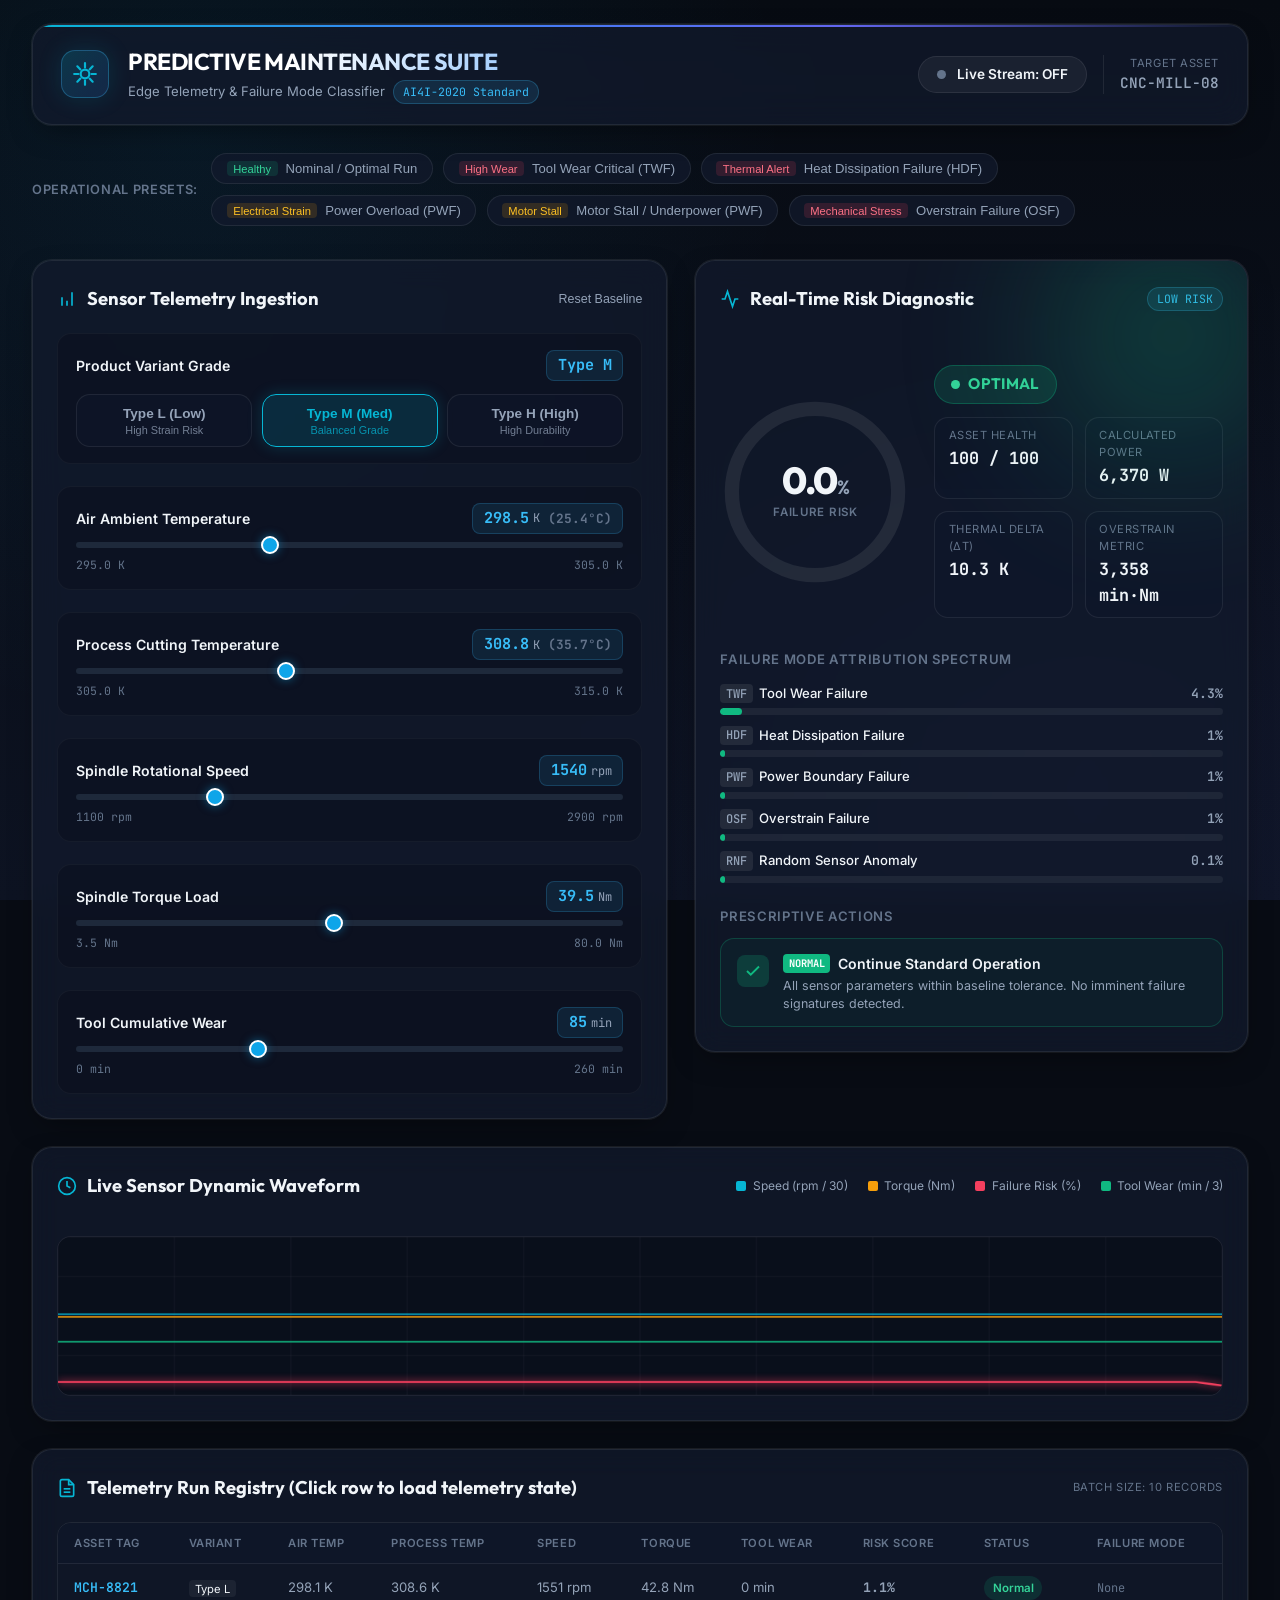
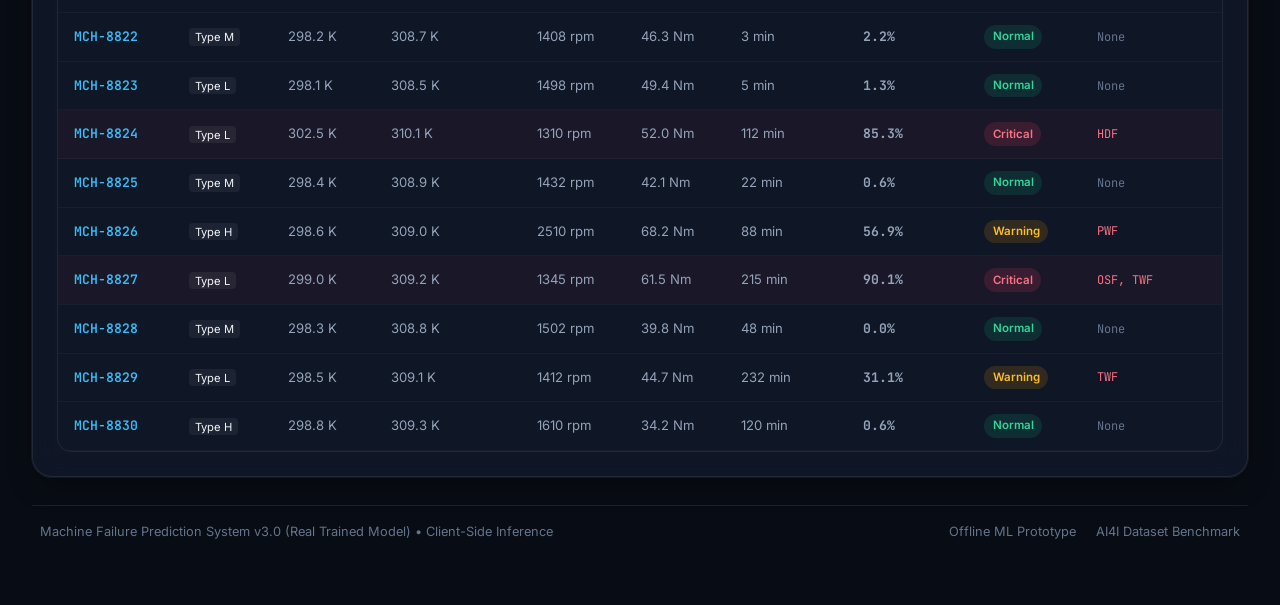
<file: backup_v3/index.html>
<!DOCTYPE html>
<html lang="en">
<head>
  <meta charset="UTF-8">
  <meta name="viewport" content="width=device-width, initial-scale=1.0">
  <title>Machine Failure Predictor & Telemetry Monitor</title>
  <link rel="stylesheet" href="style.css">
</head>
<body>
  <div class="app-container">
    <header class="app-header">
      <div class="brand-section">
        <div class="brand-icon" aria-hidden="true">
          <svg viewBox="0 0 24 24" fill="none" stroke="currentColor" stroke-width="2" stroke-linecap="round" stroke-linejoin="round">
            <path d="M12 2v4M12 18v4M4.93 4.93l2.83 2.83M16.24 16.24l2.83 2.83M2 12h4M18 12h4M4.93 19.07l2.83-2.83M16.24 7.76l2.83-2.83"/>
            <circle cx="12" cy="12" r="4"/>
          </svg>
        </div>
        <div class="brand-titles">
          <h1>PREDICTIVE MAINTENANCE SUITE</h1>
          <div class="brand-subtitle">
            <span>Edge Telemetry & Failure Mode Classifier</span>
            <span class="dataset-pill">AI4I-2020 Standard</span>
          </div>
        </div>
      </div>
      <div class="header-actions">
        <button id="btnToggleSim" class="sim-toggle-btn">
          <span class="indicator-dot"></span>
          <span id="simBtnLabel">Live Stream: OFF</span>
        </button>
        <div class="machine-id-badge">
          <span class="machine-id-label">Target Asset</span>
          <span class="machine-id-val" id="activeAssetId">CNC-MILL-08</span>
        </div>
      </div>
    </header>

    <section class="presets-section" aria-label="Operational Scenarios">
      <span class="presets-label">Operational Presets:</span>
      <div class="presets-container" id="presetsList"></div>
    </section>

    <main class="dashboard-grid">
      <section class="card controls-card" aria-labelledby="controlsHeading">
        <div class="card-header">
          <div class="card-title-group">
            <div class="card-title-icon">
              <svg width="20" height="20" viewBox="0 0 24 24" fill="none" stroke="currentColor" stroke-width="2"><path d="M12 20v-6M6 20V10M18 20V4"/></svg>
            </div>
            <h2 id="controlsHeading" class="card-title">Sensor Telemetry Ingestion</h2>
          </div>
          <button id="btnResetDefaults" class="card-action-btn" type="button">Reset Baseline</button>
        </div>
        <div class="controls-list">
          <div class="control-item">
            <div class="control-header">
              <div class="control-label-wrapper"><label class="control-label">Product Variant Grade</label></div>
              <span class="control-val-badge" id="badgeProductType">Type M</span>
            </div>
            <div class="type-selector-group" role="radiogroup">
              <button type="button" class="type-btn" data-type="L" id="btnTypeL"><span>Type L (Low)</span><small>High Strain Risk</small></button>
              <button type="button" class="type-btn active" data-type="M" id="btnTypeM"><span>Type M (Med)</span><small>Balanced Grade</small></button>
              <button type="button" class="type-btn" data-type="H" id="btnTypeH"><span>Type H (High)</span><small>High Durability</small></button>
            </div>
          </div>
          <div class="control-item">
            <div class="control-header">
              <div class="control-label-wrapper"><label for="sliderAirTemp" class="control-label">Air Ambient Temperature</label></div>
              <span class="control-val-badge"><span id="valAirTemp">298.5</span> <span class="control-unit">K</span>
                <span id="valAirTempC" style="color:var(--text-dim);font-size:0.8rem;margin-left:4px;">(25.4°C)</span></span>
            </div>
            <div class="range-container"><input type="range" id="sliderAirTemp" class="slider-input" min="295.0" max="305.0" step="0.1" value="298.5"></div>
            <div class="range-bounds"><span>295.0 K</span><span>305.0 K</span></div>
          </div>
          <div class="control-item">
            <div class="control-header">
              <div class="control-label-wrapper"><label for="sliderProcTemp" class="control-label">Process Cutting Temperature</label></div>
              <span class="control-val-badge"><span id="valProcTemp">308.8</span> <span class="control-unit">K</span>
                <span id="valProcTempC" style="color:var(--text-dim);font-size:0.8rem;margin-left:4px;">(35.7°C)</span></span>
            </div>
            <div class="range-container"><input type="range" id="sliderProcTemp" class="slider-input" min="305.0" max="315.0" step="0.1" value="308.8"></div>
            <div class="range-bounds"><span>305.0 K</span><span>315.0 K</span></div>
          </div>
          <div class="control-item">
            <div class="control-header">
              <div class="control-label-wrapper"><label for="sliderSpeed" class="control-label">Spindle Rotational Speed</label></div>
              <span class="control-val-badge"><span id="valSpeed">1540</span> <span class="control-unit">rpm</span></span>
            </div>
            <div class="range-container"><input type="range" id="sliderSpeed" class="slider-input" min="1100" max="2900" step="5" value="1540"></div>
            <div class="range-bounds"><span>1100 rpm</span><span>2900 rpm</span></div>
          </div>
          <div class="control-item">
            <div class="control-header">
              <div class="control-label-wrapper"><label for="sliderTorque" class="control-label">Spindle Torque Load</label></div>
              <span class="control-val-badge"><span id="valTorque">39.5</span> <span class="control-unit">Nm</span></span>
            </div>
            <div class="range-container"><input type="range" id="sliderTorque" class="slider-input" min="3.5" max="80.0" step="0.5" value="39.5"></div>
            <div class="range-bounds"><span>3.5 Nm</span><span>80.0 Nm</span></div>
          </div>
          <div class="control-item">
            <div class="control-header">
              <div class="control-label-wrapper"><label for="sliderWear" class="control-label">Tool Cumulative Wear</label></div>
              <span class="control-val-badge"><span id="valWear">85</span> <span class="control-unit">min</span></span>
            </div>
            <div class="range-container"><input type="range" id="sliderWear" class="slider-input" min="0" max="260" step="1" value="85"></div>
            <div class="range-bounds"><span>0 min</span><span>260 min</span></div>
          </div>
        </div>
      </section>

      <section class="card prediction-overview-card status-optimal" id="predictionOverviewCard" aria-labelledby="predictionHeading">
        <div class="card-glow-bg"></div>
        <div class="card-header">
          <div class="card-title-group">
            <div class="card-title-icon"><svg width="20" height="20" viewBox="0 0 24 24" fill="none" stroke="currentColor" stroke-width="2"><path d="M22 12h-4l-3 9L9 3l-3 9H2"/></svg></div>
            <h2 id="predictionHeading" class="card-title">Real-Time Risk Diagnostic</h2>
          </div>
          <span class="dataset-pill" id="riskLevelTag">LOW RISK</span>
        </div>
        <div class="gauge-hero-section">
          <div class="gauge-visual">
            <svg class="gauge-svg" viewBox="0 0 160 160">
              <circle class="gauge-track" cx="80" cy="80" r="70"></circle>
              <circle id="gaugeFill" class="gauge-fill" cx="80" cy="80" r="70"></circle>
            </svg>
            <div class="gauge-content">
              <div class="gauge-percentage"><span id="riskPercentage">2.4</span><span class="gauge-percentage-symbol">%</span></div>
              <span class="gauge-label">Failure Risk</span>
            </div>
          </div>
          <div class="status-summary">
            <div id="machineStatusBadge" class="status-badge">
              <span class="indicator-dot" style="background: currentColor;"></span>
              <span id="machineStatusText">OPTIMAL OPERATION</span>
            </div>
            <div class="status-metrics-row">
              <div class="mini-metric-box"><div class="mini-metric-label">Asset Health</div><div class="mini-metric-value" id="healthIndexVal">98 / 100</div></div>
              <div class="mini-metric-box"><div class="mini-metric-label">Calculated Power</div><div class="mini-metric-value" id="metricPower">6,370 W</div></div>
              <div class="mini-metric-box"><div class="mini-metric-label">Thermal Delta (ΔT)</div><div class="mini-metric-value" id="metricTempDelta">10.3 K</div></div>
              <div class="mini-metric-box"><div class="mini-metric-label">Overstrain Metric</div><div class="mini-metric-value" id="metricOverstrain">3,358 min·Nm</div></div>
            </div>
          </div>
        </div>
        <div class="modes-section">
          <h3 class="modes-section-title">Failure Mode Attribution Spectrum</h3>
          <div class="modes-list">
            <div class="mode-bar-item"><div class="mode-bar-header"><div class="mode-title"><span class="mode-code">TWF</span><span>Tool Wear Failure</span></div><span class="mode-pct" id="pctTWF">4.2%</span></div><div class="mode-progress-track"><div class="mode-progress-bar" id="barTWF" style="width: 4.2%;"></div></div></div>
            <div class="mode-bar-item"><div class="mode-bar-header"><div class="mode-title"><span class="mode-code">HDF</span><span>Heat Dissipation Failure</span></div><span class="mode-pct" id="pctHDF">1.0%</span></div><div class="mode-progress-track"><div class="mode-progress-bar" id="barHDF" style="width: 1.0%;"></div></div></div>
            <div class="mode-bar-item"><div class="mode-bar-header"><div class="mode-title"><span class="mode-code">PWF</span><span>Power Boundary Failure</span></div><span class="mode-pct" id="pctPWF">1.0%</span></div><div class="mode-progress-track"><div class="mode-progress-bar" id="barPWF" style="width: 1.0%;"></div></div></div>
            <div class="mode-bar-item"><div class="mode-bar-header"><div class="mode-title"><span class="mode-code">OSF</span><span>Overstrain Failure</span></div><span class="mode-pct" id="pctOSF">1.0%</span></div><div class="mode-progress-track"><div class="mode-progress-bar" id="barOSF" style="width: 1.0%;"></div></div></div>
            <div class="mode-bar-item"><div class="mode-bar-header"><div class="mode-title"><span class="mode-code">RNF</span><span>Random Sensor Anomaly</span></div><span class="mode-pct" id="pctRNF">0.1%</span></div><div class="mode-progress-track"><div class="mode-progress-bar" id="barRNF" style="width: 0.1%;"></div></div></div>
          </div>
        </div>
        <div class="prescriptions-section">
          <h3 class="modes-section-title" style="margin-bottom:0.75rem;">Prescriptive Actions</h3>
          <div class="prescriptions-container" id="prescriptionsList"></div>
        </div>
      </section>
    </main>

    <section class="card chart-section" aria-labelledby="streamChartHeading">
      <div class="card-header">
        <div class="card-title-group">
          <div class="card-title-icon"><svg width="20" height="20" viewBox="0 0 24 24" fill="none" stroke="currentColor" stroke-width="2"><circle cx="12" cy="12" r="10"/><polyline points="12 6 12 12 16 14"/></svg></div>
          <h2 id="streamChartHeading" class="card-title">Live Sensor Dynamic Waveform</h2>
        </div>
        <div class="chart-legend">
          <div class="legend-item"><span class="legend-color" style="background:#06b6d4;"></span><span>Speed (rpm / 30)</span></div>
          <div class="legend-item"><span class="legend-color" style="background:#f59e0b;"></span><span>Torque (Nm)</span></div>
          <div class="legend-item"><span class="legend-color" style="background:#f43f5e;"></span><span>Failure Risk (%)</span></div>
          <div class="legend-item"><span class="legend-color" style="background:#10b981;"></span><span>Tool Wear (min / 3)</span></div>
        </div>
      </div>
      <div class="canvas-wrapper"><canvas id="telemetryChart" width="1400" height="200"></canvas></div>
    </section>

    <section class="card logs-section" aria-labelledby="logsHeading">
      <div class="card-header">
        <div class="card-title-group">
          <div class="card-title-icon"><svg width="20" height="20" viewBox="0 0 24 24" fill="none" stroke="currentColor" stroke-width="2"><path d="M14 2H6a2 2 0 0 0-2 2v16a2 2 0 0 0 2 2h12a2 2 0 0 0 2-2V8z"/><polyline points="14 2 14 8 20 8"/><line x1="16" y1="13" x2="8" y2="13"/><line x1="16" y1="17" x2="8" y2="17"/></svg></div>
          <h2 id="logsHeading" class="card-title">Telemetry Run Registry (Click row to load telemetry state)</h2>
        </div>
        <span class="machine-id-label">Batch Size: 10 Records</span>
      </div>
      <div class="table-wrapper">
        <table class="telemetry-table">
          <thead><tr><th>Asset Tag</th><th>Variant</th><th>Air Temp</th><th>Process Temp</th><th>Speed</th><th>Torque</th><th>Tool Wear</th><th>Risk Score</th><th>Status</th><th>Failure Mode</th></tr></thead>
          <tbody id="telemetryTableBody"></tbody>
        </table>
      </div>
    </section>

    <footer class="app-footer">
      <div>Machine Failure Prediction System v3.0 (Real Trained Model) • Client-Side Inference</div>
      <div class="footer-links"><span class="footer-link">Offline ML Prototype</span><span class="footer-link">AI4I Dataset Benchmark</span></div>
    </footer>
  </div>

  <script src="model-data.js"></script>
  <script src="app.js"></script>
</body>
</html>
</file>
<file: style.css>
@import url('https://fonts.googleapis.com/css2?family=Space+Grotesk:wght@400;500;600;700&family=Inter:wght@300;400;500;600;700&family=Manrope:wght@400;500;600;700;800&family=JetBrains+Mono:wght@400;500;600;700&display=swap');

:root {
  /* ===== MACHINE INTELLIGENCE V8.0 — industrial AI digital twin palette ===== */
  --bg: #03050A; --bg-2: #070B14;
  --surface: #0B1220; --surface-2: #101A2C;
  --cyan: #00E5FF; --blue: #2979FF; --violet: #7C4DFF; --magenta: #D946EF;
  --success: #00E5A0; --warning: #FFB020; --critical: #FF3D71;
  --text: #F5F7FF; --muted: #7E8AA5;

  /* legacy aliases — remapped onto the V6 palette so every existing rule restyles */
  --bg-darker: var(--bg); --bg-dark: var(--bg-2);
  --bg-card: rgba(11, 18, 32, 0.78); --bg-card-hover: rgba(16, 26, 44, 0.92);
  --border-subtle: rgba(126, 138, 165, 0.16); --border-accent: rgba(0, 229, 255, 0.35);
  --text-main: var(--text); --text-muted: var(--muted); --text-dim: #5D6A85;
  --accent-cyan: var(--cyan); --accent-blue: var(--blue); --accent-indigo: var(--violet);
  --status-optimal: var(--success); --status-warning: var(--warning); --status-critical: var(--critical);
  --font-display: 'Space Grotesk', 'Manrope', sans-serif;
  --font-sans: 'Inter', 'Manrope', sans-serif;
  --font-mono: 'JetBrains Mono', monospace;
  --shadow-card: 0 14px 40px -16px rgba(0, 0, 0, 0.75), 0 0 0 1px var(--border-subtle);
  --shadow-glow: 0 0 28px rgba(0, 229, 255, 0.18);
  --radius-sm: 8px; --radius-md: 12px; --radius-lg: 16px; --radius-full: 9999px;
  --transition-fast: 0.15s ease; --transition-normal: 0.28s cubic-bezier(0.4, 0, 0.2, 1); --transition-smooth: 0.4s cubic-bezier(0.16, 1, 0.3, 1);
  --hdr-h: 108px; --rail-w: 94px;
}
*, *::before, *::after { box-sizing: border-box; margin: 0; padding: 0; }
body {
  font-family: var(--font-sans); background-color: var(--bg);
  background-image:
    radial-gradient(ellipse 900px 520px at 50% -8%, rgba(0, 229, 255, 0.10), transparent 62%),
    radial-gradient(ellipse 760px 620px at 8% 88%, rgba(124, 77, 255, 0.09), transparent 60%),
    radial-gradient(ellipse 820px 560px at 94% 74%, rgba(41, 121, 255, 0.08), transparent 58%),
    linear-gradient(to bottom, #03050a 0%, #070b14 55%, #050810 100%);
  background-attachment: fixed; color: var(--text-main); min-height: 100vh; line-height: 1.5; -webkit-font-smoothing: antialiased;
}
::-webkit-scrollbar { width: 8px; height: 8px; }
::-webkit-scrollbar-track { background: var(--bg-darker); }
::-webkit-scrollbar-thumb { background: #131f36; border-radius: 4px; }
::-webkit-scrollbar-thumb:hover { background: #26344f; }
.app-container { max-width: 1540px; margin: 0 auto; padding: 1.5rem 2rem 3rem 2rem; display: flex; flex-direction: column; gap: 1.75rem; }
.app-header { display: flex; justify-content: space-between; align-items: center; padding: 1.25rem 1.75rem; background: var(--bg-card); backdrop-filter: blur(16px); border: 1px solid var(--border-subtle); border-radius: var(--radius-lg); box-shadow: var(--shadow-card); position: relative; overflow: hidden; }
.app-header::before { content: ''; position: absolute; top: 0; left: 0; right: 0; height: 2px; background: linear-gradient(90deg, var(--accent-cyan), var(--accent-blue), var(--accent-indigo), transparent); }
.brand-section { display: flex; align-items: center; gap: 1.2rem; }
.brand-icon { width: 48px; height: 48px; border-radius: var(--radius-md); background: linear-gradient(135deg, rgba(0, 229, 255, 0.2), rgba(59, 130, 246, 0.15)); border: 1px solid var(--border-accent); display: flex; align-items: center; justify-content: center; color: var(--accent-cyan); box-shadow: var(--shadow-glow); }
.brand-icon svg { width: 26px; height: 26px; }
.brand-titles h1 { font-family: var(--font-display); font-size: 1.45rem; font-weight: 700; letter-spacing: -0.02em; background: linear-gradient(120deg, #ffffff 40%, #93c5fd 100%); -webkit-background-clip: text; -webkit-text-fill-color: transparent; }
.brand-subtitle { font-size: 0.82rem; color: var(--text-muted); display: flex; align-items: center; gap: 0.5rem; }
.dataset-pill { background: rgba(0, 229, 255, 0.12); color: #00e5ff; padding: 0.15rem 0.55rem; border-radius: var(--radius-full); font-family: var(--font-mono); font-size: 0.72rem; border: 1px solid rgba(0, 229, 255, 0.25); }
.header-actions { display: flex; align-items: center; gap: 1rem; }
.sim-toggle-btn { display: flex; align-items: center; gap: 0.65rem; padding: 0.6rem 1.15rem; background: rgba(255, 255, 255, 0.05); border: 1px solid var(--border-subtle); border-radius: var(--radius-full); color: var(--text-main); font-family: var(--font-sans); font-size: 0.85rem; font-weight: 600; cursor: pointer; transition: var(--transition-normal); }
.sim-toggle-btn:hover { background: rgba(255, 255, 255, 0.1); border-color: rgba(255, 255, 255, 0.2); }
.sim-toggle-btn.active { background: rgba(0, 229, 255, 0.15); border-color: var(--accent-cyan); color: var(--accent-cyan); box-shadow: 0 0 15px rgba(0, 229, 255, 0.25); }
.indicator-dot { width: 9px; height: 9px; border-radius: 50%; background: var(--text-dim); transition: var(--transition-fast); }
.sim-toggle-btn.active .indicator-dot { background: var(--accent-cyan); box-shadow: 0 0 8px var(--accent-cyan); animation: pulse-ring 1.5s infinite; }
@keyframes pulse-ring { 0% { transform: scale(0.95); box-shadow: 0 0 0 0 rgba(0, 229, 255, 0.7); } 70% { transform: scale(1.1); box-shadow: 0 0 0 6px rgba(0, 229, 255, 0); } 100% { transform: scale(0.95); box-shadow: 0 0 0 0 rgba(0, 229, 255, 0); } }
.machine-id-badge { display: flex; flex-direction: column; align-items: flex-end; padding-left: 1rem; border-left: 1px solid var(--border-subtle); }
.machine-id-label { font-size: 0.7rem; text-transform: uppercase; letter-spacing: 0.05em; color: var(--text-dim); }
.machine-id-val { font-family: var(--font-mono); font-size: 0.9rem; font-weight: 600; color: var(--text-muted); }
.presets-section { display: flex; align-items: center; gap: 0.85rem; overflow-x: auto; padding-bottom: 0.35rem; }
.presets-label { font-size: 0.8rem; font-weight: 600; text-transform: uppercase; letter-spacing: 0.05em; color: var(--text-dim); white-space: nowrap; }
.presets-container { display: flex; gap: 0.65rem; flex-wrap: wrap; }
.preset-chip { display: flex; align-items: center; gap: 0.5rem; background: var(--bg-card); border: 1px solid var(--border-subtle); color: var(--text-muted); padding: 0.45rem 0.9rem; border-radius: var(--radius-full); font-size: 0.82rem; font-weight: 500; cursor: pointer; transition: var(--transition-normal); white-space: nowrap; }
.preset-chip:hover { background: var(--bg-card-hover); color: var(--text-main); border-color: rgba(255, 255, 255, 0.18); transform: translateY(-1px); }
.preset-chip.active { background: rgba(0, 229, 255, 0.15); border-color: var(--accent-cyan); color: #00e5ff; box-shadow: 0 0 12px rgba(0, 229, 255, 0.2); }
.chip-tag { font-size: 0.7rem; padding: 0.1rem 0.4rem; border-radius: 4px; }
.badge-success { background: rgba(0, 229, 160, 0.15); color: #4dffcb; }
.badge-warning { background: rgba(255, 176, 32, 0.15); color: #ffd36e; }
.badge-danger { background: rgba(255, 61, 113, 0.15); color: #ff7a9e; }
.dashboard-grid { display: grid; grid-template-columns: 1.15fr 1fr; gap: 1.75rem; align-items: start; }
@media (max-width: 1100px) { .dashboard-grid { grid-template-columns: 1fr; } }
.card { background: var(--bg-card); backdrop-filter: blur(14px); border: 1px solid var(--border-subtle); border-radius: var(--radius-lg); padding: 1.5rem; box-shadow: var(--shadow-card); transition: var(--transition-normal); }
.card:hover { border-color: rgba(255, 255, 255, 0.12); }
.card-header { display: flex; justify-content: space-between; align-items: center; margin-bottom: 1.25rem; }
.card-title-group { display: flex; align-items: center; gap: 0.6rem; }
.card-title-icon { color: var(--accent-cyan); display: flex; align-items: center; }
.card-title { font-family: var(--font-display); font-size: 1.15rem; font-weight: 700; color: var(--text-main); }
.card-action-btn { background: none; border: none; color: var(--text-muted); cursor: pointer; font-size: 0.78rem; font-weight: 500; transition: var(--transition-fast); }
.card-action-btn:hover { color: var(--accent-cyan); }
.controls-list { display: flex; flex-direction: column; gap: 1.35rem; }
.control-item { display: flex; flex-direction: column; gap: 0.5rem; background: rgba(7, 11, 20, 0.45); border: 1px solid rgba(255, 255, 255, 0.04); padding: 1rem 1.15rem; border-radius: var(--radius-md); transition: var(--transition-fast); }
.control-item:hover { background: rgba(11, 18, 32, 0.55); border-color: rgba(255, 255, 255, 0.09); }
.control-header { display: flex; justify-content: space-between; align-items: center; }
.control-label-wrapper { display: flex; align-items: center; gap: 0.5rem; }
.control-label { font-size: 0.88rem; font-weight: 600; color: var(--text-main); }
.control-val-badge { font-family: var(--font-mono); font-size: 0.95rem; font-weight: 700; color: #00e5ff; background: rgba(0, 229, 255, 0.1); border: 1px solid rgba(0, 229, 255, 0.2); padding: 0.2rem 0.65rem; border-radius: var(--radius-sm); display: flex; align-items: center; gap: 0.25rem; }
.control-unit { font-size: 0.75rem; font-weight: 400; color: var(--text-muted); }
.range-container { display: flex; align-items: center; gap: 0.85rem; }
.slider-input { -webkit-appearance: none; appearance: none; width: 100%; height: 6px; background: #131f36; border-radius: 4px; outline: none; cursor: pointer; transition: background var(--transition-fast); }
.slider-input::-webkit-slider-thumb { -webkit-appearance: none; appearance: none; width: 18px; height: 18px; border-radius: 50%; background: #00e5ff; border: 2px solid #ffffff; box-shadow: 0 0 10px rgba(41, 121, 255, 0.5); cursor: pointer; transition: transform var(--transition-fast), background var(--transition-fast); }
.slider-input::-webkit-slider-thumb:hover { transform: scale(1.2); background: #00e5ff; }
.range-bounds { display: flex; justify-content: space-between; font-size: 0.72rem; font-family: var(--font-mono); color: var(--text-dim); }
.type-selector-group { display: grid; grid-template-columns: repeat(3, 1fr); gap: 0.6rem; margin-top: 0.35rem; }
.type-btn { background: rgba(11, 18, 32, 0.6); border: 1px solid var(--border-subtle); color: var(--text-muted); padding: 0.65rem; border-radius: var(--radius-md); font-weight: 600; font-size: 0.85rem; cursor: pointer; display: flex; flex-direction: column; align-items: center; gap: 0.2rem; transition: var(--transition-fast); }
.type-btn:hover { background: rgba(16, 26, 44, 0.8); color: var(--text-main); border-color: rgba(255, 255, 255, 0.15); }
.type-btn.active { background: rgba(0, 229, 255, 0.15); border-color: var(--accent-cyan); color: var(--accent-cyan); box-shadow: 0 0 15px rgba(0, 229, 255, 0.2); }
.type-btn small { font-size: 0.68rem; font-weight: 400; opacity: 0.75; }
.prediction-overview-card { position: relative; overflow: hidden; display: flex; flex-direction: column; gap: 1.5rem; }
.card-glow-bg { position: absolute; top: -50px; right: -50px; width: 250px; height: 250px; border-radius: 50%; pointer-events: none; filter: blur(80px); opacity: 0.25; transition: background var(--transition-smooth); }
.status-optimal .card-glow-bg { background: var(--status-optimal); }
.status-warning .card-glow-bg { background: var(--status-warning); }
.status-critical .card-glow-bg { background: var(--status-critical); }
.gauge-hero-section { display: flex; align-items: center; justify-content: space-around; padding: 0.5rem 0; gap: 1.5rem; }
@media (max-width: 600px) { .gauge-hero-section { flex-direction: column; text-align: center; } }
.gauge-visual { position: relative; width: 190px; height: 190px; display: flex; align-items: center; justify-content: center; }
.gauge-svg { width: 100%; height: 100%; transform: rotate(-90deg); }
.gauge-track { fill: none; stroke: rgba(255, 255, 255, 0.08); stroke-width: 12; }
.gauge-fill { fill: none; stroke: var(--status-optimal); stroke-width: 12; stroke-linecap: round; stroke-dasharray: 440; stroke-dashoffset: 440; transition: stroke-dashoffset 0.6s cubic-bezier(0.16, 1, 0.3, 1), stroke 0.4s ease; }
.gauge-content { position: absolute; display: flex; flex-direction: column; align-items: center; justify-content: center; text-align: center; }
.gauge-percentage { font-family: var(--font-display); font-size: 2.35rem; font-weight: 800; line-height: 1; letter-spacing: -0.03em; color: var(--text-main); }
.gauge-percentage-symbol { font-size: 1.2rem; font-weight: 600; color: var(--text-muted); }
.gauge-label { font-size: 0.72rem; font-weight: 600; text-transform: uppercase; letter-spacing: 0.06em; color: var(--text-dim); margin-top: 0.3rem; }
.status-summary { display: flex; flex-direction: column; gap: 0.8rem; flex: 1; }
.status-badge { display: inline-flex; align-items: center; gap: 0.5rem; padding: 0.45rem 1rem; border-radius: var(--radius-full); font-family: var(--font-display); font-size: 0.95rem; font-weight: 700; letter-spacing: 0.02em; width: fit-content; border: 1px solid transparent; transition: var(--transition-normal); }
.status-optimal .status-badge { background: rgba(0, 229, 160, 0.15); color: #4dffcb; border-color: rgba(0, 229, 160, 0.3); }
.status-warning .status-badge { background: rgba(255, 176, 32, 0.15); color: #ffd36e; border-color: rgba(255, 176, 32, 0.3); }
.status-critical .status-badge { background: rgba(255, 61, 113, 0.15); color: #ff7a9e; border-color: rgba(255, 61, 113, 0.3); box-shadow: 0 0 15px rgba(255, 61, 113, 0.25); animation: pulse-critical 2s infinite; }
@keyframes pulse-critical { 0%, 100% { opacity: 1; } 50% { opacity: 0.75; } }
.status-metrics-row { display: grid; grid-template-columns: 1fr 1fr; gap: 0.75rem; }
.mini-metric-box { background: rgba(11, 18, 32, 0.5); border: 1px solid var(--border-subtle); padding: 0.6rem 0.85rem; border-radius: var(--radius-md); }
.mini-metric-label { font-size: 0.7rem; color: var(--text-dim); text-transform: uppercase; letter-spacing: 0.04em; }
.mini-metric-value { font-family: var(--font-mono); font-size: 1.05rem; font-weight: 700; color: var(--text-main); margin-top: 0.15rem; }
.modes-section { display: flex; flex-direction: column; gap: 0.85rem; }
.modes-section-title { font-size: 0.82rem; font-weight: 600; text-transform: uppercase; letter-spacing: 0.05em; color: var(--text-dim); }
.modes-list { display: flex; flex-direction: column; gap: 0.65rem; }
.mode-bar-item { display: flex; flex-direction: column; gap: 0.3rem; }
.mode-bar-header { display: flex; justify-content: space-between; align-items: center; font-size: 0.82rem; }
.mode-title { display: flex; align-items: center; gap: 0.4rem; color: var(--text-main); font-weight: 500; }
.mode-code { font-family: var(--font-mono); font-size: 0.75rem; background: rgba(255, 255, 255, 0.08); padding: 0.05rem 0.35rem; border-radius: 4px; color: var(--text-muted); }
.mode-pct { font-family: var(--font-mono); font-weight: 600; color: var(--text-muted); }
.mode-progress-track { width: 100%; height: 7px; background: rgba(255, 255, 255, 0.06); border-radius: 4px; overflow: hidden; }
.mode-progress-bar { height: 100%; width: 0%; border-radius: 4px; transition: width 0.5s cubic-bezier(0.16, 1, 0.3, 1), background var(--transition-fast); background: var(--status-optimal); }
.mode-progress-bar.bar-warning { background: var(--status-warning); }
.mode-progress-bar.bar-critical { background: var(--status-critical); box-shadow: 0 0 10px rgba(255, 61, 113, 0.5); }
.prescriptions-container { display: flex; flex-direction: column; gap: 0.75rem; }
.prescription-card { display: flex; align-items: flex-start; gap: 0.85rem; padding: 0.85rem 1rem; border-radius: var(--radius-md); border: 1px solid var(--border-subtle); background: rgba(11, 18, 32, 0.5); transition: var(--transition-normal); }
.prescription-card.priority-CRITICAL { border-color: rgba(255, 61, 113, 0.35); background: rgba(255, 61, 113, 0.08); }
.prescription-card.priority-URGENT { border-color: rgba(255, 176, 32, 0.35); background: rgba(255, 176, 32, 0.08); }
.prescription-card.priority-NORMAL { border-color: rgba(0, 229, 160, 0.25); background: rgba(0, 229, 160, 0.05); }
.presc-icon { width: 32px; height: 32px; border-radius: var(--radius-sm); display: flex; align-items: center; justify-content: center; flex-shrink: 0; margin-top: 2px; }
.priority-CRITICAL .presc-icon { background: rgba(255, 61, 113, 0.2); color: #ff3d71; }
.priority-URGENT .presc-icon { background: rgba(255, 176, 32, 0.2); color: #ffb020; }
.priority-NORMAL .presc-icon { background: rgba(0, 229, 160, 0.2); color: #00e5a0; }
.presc-details { display: flex; flex-direction: column; gap: 0.2rem; }
.presc-action-row { display: flex; align-items: center; gap: 0.5rem; }
.presc-badge { font-size: 0.65rem; font-weight: 700; font-family: var(--font-mono); padding: 0.1rem 0.35rem; border-radius: 4px; text-transform: uppercase; }
.priority-CRITICAL .presc-badge { background: #ff3d71; color: #fff; }
.priority-URGENT .presc-badge { background: #ffb020; color: #fff; }
.priority-NORMAL .presc-badge { background: #00e5a0; color: #fff; }
.presc-action { font-size: 0.88rem; font-weight: 600; color: var(--text-main); }
.presc-reason { font-size: 0.78rem; color: var(--text-muted); line-height: 1.4; }
.chart-section { display: flex; flex-direction: column; gap: 1rem; }
.canvas-wrapper { position: relative; width: 100%; height: 160px; background: rgba(7, 11, 20, 0.5); border-radius: var(--radius-md); border: 1px solid var(--border-subtle); overflow: hidden; }
canvas#telemetryChart { width: 100%; height: 100%; display: block; }
.chart-legend { display: flex; justify-content: flex-end; gap: 1.25rem; font-size: 0.75rem; color: var(--text-muted); }
.legend-item { display: flex; align-items: center; gap: 0.4rem; }
.legend-color { width: 10px; height: 10px; border-radius: 2px; }
.table-wrapper { overflow-x: auto; border-radius: var(--radius-md); border: 1px solid var(--border-subtle); }
.telemetry-table { width: 100%; border-collapse: collapse; text-align: left; font-size: 0.82rem; }
.telemetry-table th { background: rgba(11, 18, 32, 0.85); color: var(--text-dim); text-transform: uppercase; font-size: 0.7rem; font-weight: 600; letter-spacing: 0.05em; padding: 0.75rem 1rem; border-bottom: 1px solid var(--border-subtle); white-space: nowrap; }
.telemetry-table td { padding: 0.75rem 1rem; border-bottom: 1px solid rgba(255, 255, 255, 0.04); color: var(--text-muted); white-space: nowrap; }
.telemetry-table tbody tr { cursor: pointer; transition: var(--transition-fast); }
.telemetry-table tbody tr:hover { background: rgba(0, 229, 255, 0.06); color: var(--text-main); }
.telemetry-table tbody tr.row-critical { background: rgba(255, 61, 113, 0.05); }
.table-status-pill { padding: 0.2rem 0.55rem; border-radius: var(--radius-full); font-size: 0.72rem; font-weight: 600; display: inline-block; }
.table-status-normal { background: rgba(0, 229, 160, 0.15); color: #4dffcb; }
.table-status-warning { background: rgba(255, 176, 32, 0.15); color: #ffd36e; }
.table-status-critical { background: rgba(255, 61, 113, 0.15); color: #ff7a9e; }
.app-footer { display: flex; justify-content: space-between; align-items: center; padding: 1rem 0.5rem; font-size: 0.8rem; color: var(--text-dim); border-top: 1px solid var(--border-subtle); flex-wrap: wrap; gap: 0.75rem; }
.footer-links { display: flex; gap: 1.25rem; }
.footer-link { color: var(--text-dim); text-decoration: none; transition: color var(--transition-fast); }
.footer-link:hover { color: var(--accent-cyan); }

/* ==========================================================================
   V4.0 additions — Predictive Maintenance Control Center
   ========================================================================== */
/* ---- View system & navigation ---- */
.main-nav {
  display: flex;
  flex-wrap: wrap;
  gap: 6px;
  padding: 8px;
  background: var(--bg-card);
  border: 1px solid var(--border-subtle);
  border-radius: 12px;
  margin-bottom: 20px;
}
.nav-btn {
  appearance: none;
  background: transparent;
  border: 1px solid transparent;
  color: var(--text-main);
  font-family: var(--font-display);
  font-size: 0.78rem;
  font-weight: 600;
  letter-spacing: 0.4px;
  padding: 8px 13px;
  border-radius: 8px;
  cursor: pointer;
  white-space: nowrap;
  transition: all 0.18s ease;
}
.nav-btn:hover { color: var(--text-main); background: rgba(255, 255, 255, 0.04); }
.nav-btn.active {
  color: #03050a;
  background: linear-gradient(135deg, var(--accent-cyan), #7cf9ff);
  box-shadow: 0 4px 14px rgba(0, 229, 255, 0.25);
}
.nav-btn:focus-visible, .qa-btn:focus-visible, .card-action-btn:focus-visible, .icon-btn:focus-visible,
.header-btn:focus-visible, .sim-toggle-btn:focus-visible, .type-btn:focus-visible, .scenario-btn:focus-visible {
  outline: 2px solid var(--accent-cyan);
  outline-offset: 2px;
}
.view.hidden { display: none; }
.view { animation: viewFade 0.22s ease; }
@keyframes viewFade { from { opacity: 0; transform: translateY(4px); } to { opacity: 1; transform: none; } }
.view-head {
  display: flex;
  align-items: flex-end;
  justify-content: space-between;
  gap: 12px;
  flex-wrap: wrap;
  margin-bottom: 14px;
}
.view-title { font-family: var(--font-display); font-size: 1.15rem; font-weight: 700; letter-spacing: 0.4px; margin: 0; }
.view-sub { color: var(--text-muted); font-size: 0.78rem; }
.muted-note { color: var(--text-muted); font-size: 0.75rem; line-height: 1.5; margin-top: 10px; }
.muted-note strong { color: var(--text-secondary); }
.dash-grid { display: grid; grid-template-columns: 1fr 1fr; gap: 20px; margin-top: 20px; }
.grid-kpi { display: grid; grid-template-columns: repeat(auto-fit, minmax(160px, 1fr)); gap: 14px; margin-top: 20px; }
.hidden { display: none !important; }

/* ---- Model Laboratory: model cards, config rows, metric tables ---- */
.models-grid { display: grid; grid-template-columns: repeat(auto-fit, minmax(min(320px, 100%), 1fr)); gap: 20px; margin-top: 20px; }
.model-lab-card { display: flex; flex-direction: column; gap: 14px; padding: 18px 20px; }
.model-lab-card .card-header { margin-bottom: 0; flex-wrap: wrap; gap: 10px; }
.model-live-card { box-shadow: var(--shadow-card), 0 0 0 1px var(--border-accent), var(--shadow-glow); }
.model-config { display: flex; flex-direction: column; gap: 7px; }
.cfg-row {
  display: flex; align-items: baseline; justify-content: space-between; gap: 14px;
  font-size: 0.74rem; line-height: 1.45;
}
.cfg-row + .cfg-row { border-top: 1px dashed rgba(126, 138, 165, 0.14); padding-top: 7px; }
.cfg-key { color: var(--text-dim); white-space: nowrap; }
.cfg-val { color: var(--text-secondary, #C3CCE0); text-align: right; font-family: var(--font-mono); font-size: 0.71rem; }
.cfg-val code, .muted-note code {
  font-family: var(--font-mono); font-size: 0.92em;
  background: rgba(0, 229, 255, 0.08); border: 1px solid var(--border-subtle);
  border-radius: 4px; padding: 0 4px;
}
.metric-table { display: flex; flex-direction: column; gap: 2px; }
.metric-row {
  display: flex; align-items: baseline; justify-content: space-between; gap: 12px;
  padding: 5px 0; font-size: 0.75rem;
}
.metric-row + .metric-row { border-top: 1px solid rgba(126, 138, 165, 0.10); }
.metric-name { color: var(--text-muted); }
.metric-val { font-family: var(--font-mono); font-weight: 700; font-size: 0.86rem; color: #E2E8F0; }
.metric-val.metric-doc { color: var(--cyan); }
.metric-val.metric-na, .na-cell { color: var(--text-dim); font-style: italic; font-weight: 600; }
.metric-val.metric-live { color: var(--success); }
.metric-val.metric-live::before {
  content: ""; display: inline-block; width: 6px; height: 6px; margin-right: 6px;
  border-radius: var(--radius-full); background: var(--success);
  box-shadow: 0 0 8px rgba(0, 229, 255, 0.5); vertical-align: middle;
}
.model-status {
  display: inline-flex; align-items: center; gap: 7px; white-space: nowrap;
  font-family: var(--font-mono); font-size: 0.64rem; letter-spacing: 0.09em; font-weight: 700;
  padding: 5px 11px; border-radius: var(--radius-full);
}
.model-status.status-live {
  color: var(--success); background: rgba(0, 229, 160, 0.10);
  border: 1px solid rgba(0, 229, 160, 0.35);
}
.model-status.status-absent { color: var(--text-dim); background: rgba(126, 138, 165, 0.10); border: 1px solid var(--border-subtle); }
.model-status .sys-dot {
  width: 6px; height: 6px; border-radius: var(--radius-full); background: currentColor;
  box-shadow: 0 0 8px currentColor;
}
@media (max-width: 1100px) { .models-grid { grid-template-columns: 1fr; } }

/* ---- Confusion matrix panel ---- */
.cm-grid { display: grid; grid-template-columns: repeat(4, 1fr); gap: 10px; margin-top: 10px; }
.cm-cell {
  display: flex; flex-direction: column; gap: 4px; align-items: center; text-align: center;
  padding: 14px 8px; border-radius: var(--radius-md);
  background: rgba(126, 138, 165, 0.06); border: 1px solid var(--border-subtle);
}
.cm-cell.cm-ok { border-color: rgba(0, 229, 160, 0.32); background: rgba(0, 229, 160, 0.07); }
.cm-cell.cm-warn { border-color: rgba(255, 176, 32, 0.32); background: rgba(255, 176, 32, 0.07); }
.cm-cell.cm-bad { border-color: rgba(255, 61, 113, 0.32); background: rgba(255, 61, 113, 0.07); }
.cm-value { font-family: var(--font-mono); font-size: 1.15rem; font-weight: 700; color: var(--text); }
.cm-label { font-size: 0.62rem; letter-spacing: 0.07em; text-transform: uppercase; color: var(--text-dim); }
.na-panel {
  padding: 14px 16px; border-radius: var(--radius-md); margin-top: 10px;
  background: rgba(126, 138, 165, 0.07); border: 1px dashed var(--border-subtle);
  color: var(--text-muted); font-size: 0.75rem; line-height: 1.55;
}
.na-panel strong { color: var(--text-secondary, #C3CCE0); }
@media (max-width: 700px) { .cm-grid { grid-template-columns: repeat(2, 1fr); } }

/* ---- Segmented model switcher (confusion matrix) ---- */
.segmented {
  display: inline-flex; flex-wrap: wrap; gap: 3px; padding: 3px;
  background: rgba(7, 11, 20, 0.6); border: 1px solid var(--border-subtle);
  border-radius: var(--radius-full);
}
.seg-btn {
  appearance: none; border: 1px solid transparent; background: transparent;
  color: var(--text-muted); font-family: var(--font-mono); font-size: 0.66rem;
  font-weight: 600; letter-spacing: 0.06em; text-transform: uppercase;
  padding: 6px 13px; border-radius: var(--radius-full); cursor: pointer;
  white-space: nowrap; line-height: 1.2;
}
.seg-btn:hover { color: var(--text-main); background: rgba(255, 255, 255, 0.05); }
.seg-btn.active {
  color: #03050a; background: linear-gradient(135deg, var(--cyan), #7cf9ff);
  border-color: transparent; box-shadow: 0 2px 10px rgba(0, 229, 255, 0.3);
}
.seg-btn:focus-visible { outline: 2px solid var(--accent-cyan); outline-offset: 2px; }

/* ---- Class balance donut + legend ---- */
/* The card sits in a .dash-grid row beside the taller "Evaluation Snapshot"
   card, so it stretches to the same height. Rather than leaving a void, the
   leftover height carries the imbalance-handling methodology (real values
   read from MODEL_METRICS.pipeline) plus the measured precision/recall
   trade-off. Both blocks flex, so the card fills the row at any height. */
.card.cb-card { display: flex; flex-direction: column; }
.card.cb-card .class-balance-wrap { flex: 0 0 auto; }
.cb-imbalance {
  flex: 1 1 auto; margin-top: 16px; padding-top: 14px;
  border-top: 1px dashed rgba(126, 138, 165, 0.18);
  display: flex; flex-direction: column; justify-content: center; gap: 2px;
}
.cb-why-title, .cb-tradeoff-title {
  font-size: 0.68rem; font-weight: 700; text-transform: uppercase;
  letter-spacing: 0.09em; color: var(--accent-cyan); margin-bottom: 8px;
}
.cb-tradeoff-title { margin-top: 16px; }
.cb-tradeoff-head, .cb-tradeoff-row {
  display: grid; grid-template-columns: 1.5fr 1fr 1fr 1fr; gap: 8px;
  font-size: 0.72rem; align-items: baseline;
}
.cb-tradeoff-head {
  color: var(--text-dim); text-transform: uppercase; letter-spacing: 0.05em;
  font-size: 0.64rem; padding-bottom: 5px; border-bottom: 1px solid rgba(126, 138, 165, 0.12);
}
.cb-tradeoff-head span:not(:first-child), .cb-tradeoff-row span:not(:first-child) { text-align: right; }
.cb-tradeoff-row { padding: 6px 0; color: var(--text-secondary, #C3CCE0); }
.cb-tradeoff-row + .cb-tradeoff-row { border-top: 1px solid rgba(126, 138, 165, 0.08); }
.cb-tradeoff-row span:not(:first-child) { font-family: var(--font-mono); color: var(--text-main); }
.cb-tradeoff-row .cb-na { color: var(--text-dim); }
.class-balance-wrap { display: flex; align-items: center; justify-content: center; gap: 22px; flex-wrap: wrap; }
.donut-wrap { position: relative; flex: 0 0 170px; width: 170px; height: 170px; }
.donut-wrap canvas { width: 100%; height: 100%; display: block; }
.cb-legend { display: flex; flex-direction: column; gap: 10px; flex: 1 1 200px; min-width: 0; }
.cb-item { display: flex; align-items: center; gap: 10px; }
.cb-item > div { display: flex; flex-direction: column; gap: 2px; min-width: 0; }
.cb-title { font-size: 0.7rem; text-transform: uppercase; letter-spacing: 0.06em; color: var(--text-dim); }
.cb-value { font-family: var(--font-mono); font-size: 0.84rem; font-weight: 700; color: var(--text-main); }
.cb-note {
  margin-top: 4px; padding-top: 10px; border-top: 1px dashed rgba(126, 138, 165, 0.18);
  font-size: 0.72rem; line-height: 1.55; color: var(--text-muted);
}
@media (max-width: 520px) {
  .class-balance-wrap { flex-direction: column; align-items: stretch; justify-content: flex-start; gap: 16px; }
  .donut-wrap { flex: 0 0 auto; align-self: center; width: 150px; height: 150px; }
  /* Long methodology strings (CV config, class_weight) wrap into 3-4 lines
     when squeezed beside the label, so stack key over value on phones. */
  .cb-imbalance .cfg-row { flex-direction: column; align-items: flex-start; gap: 2px; }
  .cb-imbalance .cfg-val { text-align: left; font-size: 0.68rem; }
  .cb-tradeoff-head, .cb-tradeoff-row { grid-template-columns: 1.35fr 1fr 1fr 1fr; font-size: 0.68rem; }
  .segmented { width: 100%; }
  .seg-btn { flex: 1 1 auto; text-align: center; padding: 7px 8px; }
}

/* ---- Header status chips & controls ---- */
.header-actions { flex-wrap: wrap; }
.sys-status-group { display: flex; gap: 8px; flex-wrap: wrap; }
.sys-chip {
  display: inline-flex;
  align-items: center;
  gap: 6px;
  font-family: var(--font-mono);
  font-size: 0.7rem;
  padding: 0.15rem 0.55rem;
  border-radius: var(--radius-full);
  border: 1px solid rgba(0, 229, 255, 0.25);
  background: rgba(0, 229, 255, 0.12);
  color: #00e5ff;
  white-space: nowrap;
}
.sys-dot { width: 7px; height: 7px; border-radius: 50%; background: var(--status-optimal); box-shadow: 0 0 6px var(--status-optimal); animation: pulseDot 2.4s infinite; }
@keyframes pulseDot { 0%, 100% { opacity: 1; } 50% { opacity: 0.45; } }
.sys-chip.chip-bad { border-color: rgba(255, 61, 113, 0.4); background: rgba(255, 61, 113, 0.1); color: var(--status-critical); }
.sys-chip.chip-warn { border-color: rgba(255, 176, 32, 0.4); background: rgba(255, 176, 32, 0.1); color: var(--status-warning); }
.pill-offline { border-color: rgba(126, 138, 165, 0.35) !important; background: rgba(126, 138, 165, 0.1) !important; color: var(--text-muted) !important; }
/* .machine-id-label / .machine-id-val are already styled by the base stylesheet */
.icon-btn {
  position: relative;
  display: inline-flex;
  align-items: center;
  justify-content: center;
  width: 38px;
  height: 34px;
  border-radius: 8px;
  border: 1px solid var(--border-color);
  background: var(--bg-card);
  color: var(--text-main);
  cursor: pointer;
}
.icon-btn:hover { color: var(--text-main); border-color: var(--accent-cyan); }
.alert-count {
  position: absolute; top: -6px; right: -6px;
  min-width: 18px; height: 18px; padding: 0 4px;
  border-radius: 999px; background: var(--status-critical); color: #fff;
  font-size: 0.62rem; font-weight: 700; display: flex; align-items: center; justify-content: center;
}
.header-btn {
  display: inline-flex;
  align-items: center;
  gap: 0.5rem;
  padding: 0.6rem 1.15rem;
  border-radius: var(--radius-md);
  background: rgba(255, 255, 255, 0.03);
  border: 1px solid var(--border-subtle);
  color: var(--text-muted);
  font-family: var(--font-display);
  font-size: 0.78rem;
  font-weight: 600;
  letter-spacing: 0.4px;
  cursor: pointer;
  transition: var(--transition-normal);
}
.header-btn:hover { color: var(--text-main); border-color: var(--border-accent); }
.header-btn.demo-btn { border-color: rgba(0, 229, 255, 0.4); color: #00e5ff; }
/* ---- Dashboard: health overview + KPI cards ---- */
.health-overview { display: flex; flex-direction: column; gap: 14px; }
.hov-top { display: flex; gap: 24px; justify-content: space-between; flex-wrap: wrap; align-items: center; }
.hov-machine { display: flex; flex-direction: column; gap: 2px; min-width: 190px; }
.hov-label { font-size: 0.66rem; text-transform: uppercase; letter-spacing: 0.08em; color: var(--text-dim); }
.hov-machine-id { font-family: var(--font-display); font-size: 1.5rem; font-weight: 800; color: var(--text-main); }
.hov-machine-sub { font-size: 0.75rem; color: var(--text-muted); }
.hov-tiles { display: grid; grid-template-columns: repeat(auto-fit, minmax(128px, 1fr)); gap: 12px; flex: 1; min-width: 260px; }
.hov-tile { background: rgba(11, 18, 32, 0.5); border: 1px solid var(--border-subtle); border-radius: var(--radius-md); padding: 10px 12px; display: flex; flex-direction: column; gap: 4px; }
.hov-value { font-family: var(--font-mono); font-size: 1.35rem; font-weight: 700; color: var(--text-main); line-height: 1.2; }
.hov-value small { font-size: 0.75rem; color: var(--text-muted); font-weight: 500; }
.hov-small { font-size: 0.82rem !important; font-family: var(--font-sans) !important; }
.hov-status { letter-spacing: 0.04em; }
.hov-normal, .hov-optimal { color: #4dffcb; }
.hov-warning { color: #ffd36e; }
.hov-critical { color: #ff7a9e; }
.hov-bar { height: 10px; border-radius: 999px; background: rgba(255, 255, 255, 0.06); overflow: hidden; }
.hov-bar-fill { height: 100%; border-radius: 999px; transition: width 0.6s cubic-bezier(0.16, 1, 0.3, 1), background 0.3s ease; background: var(--status-optimal); }
.hov-bar-optimal { background: linear-gradient(90deg, #059669, #4dffcb); }
.hov-bar-warning { background: linear-gradient(90deg, #b45309, #ffd36e); }
.hov-bar-critical { background: linear-gradient(90deg, #be123c, #ff7a9e); }
.kpi-card { position: relative; background: var(--bg-card); border: 1px solid var(--border-subtle); border-radius: var(--radius-md); padding: 12px 13px 8px; display: flex; flex-direction: column; gap: 6px; overflow: hidden; transition: var(--transition-normal); }
.kpi-card:hover { border-color: rgba(255, 255, 255, 0.16); transform: translateY(-1px); }
.kpi-head { display: flex; align-items: center; gap: 6px; }
.kpi-icon { color: var(--accent-cyan); display: flex; }
.kpi-label { font-size: 0.72rem; text-transform: uppercase; letter-spacing: 0.05em; color: var(--text-dim); }
.kpi-value-row { display: flex; align-items: baseline; gap: 5px; }
.kpi-value { font-family: var(--font-mono); font-size: 1.45rem; font-weight: 700; color: var(--text-main); }
.kpi-unit { font-size: 0.75rem; color: var(--text-muted); }
.kpi-foot { display: flex; justify-content: space-between; align-items: center; font-size: 0.7rem; gap: 6px; }
.kpi-status { padding: 1px 7px; border-radius: 999px; font-weight: 600; }
.kpi-status-normal { background: rgba(0, 229, 160, 0.14); color: #4dffcb; }
.kpi-status-warning { background: rgba(255, 176, 32, 0.14); color: #ffd36e; }
.kpi-status-critical { background: rgba(255, 61, 113, 0.14); color: #ff7a9e; }
.kpi-trend { font-family: var(--font-mono); }
.trend-good { color: #4dffcb; }
.trend-bad { color: #ff7a9e; }
.trend-flat { color: var(--text-dim); }
.trend-up { color: #ffd36e; }
.trend-down { color: #00e5ff; }
.kpi-spark { width: 100%; height: 34px; display: block; opacity: 0.9; }
.kpi-card.kpi-critical { box-shadow: inset 0 0 0 1px rgba(255, 61, 113, 0.25); }
.kpi-card.kpi-warning { box-shadow: inset 0 0 0 1px rgba(255, 176, 32, 0.2); }
/* ---- Live monitor: channel rows, controls, toolbars ---- */
.telemetry-rows { display: flex; flex-direction: column; gap: 6px; }
.telemetry-row { display: grid; grid-template-columns: 1.4fr 1fr 0.9fr 0.5fr 1.4fr; gap: 8px; align-items: center; padding: 9px 12px; border-radius: var(--radius-sm); border: 1px solid transparent; background: rgba(11, 18, 32, 0.45); font-size: 0.84rem; }
.telemetry-head { background: transparent; font-size: 0.68rem; text-transform: uppercase; letter-spacing: 0.06em; color: var(--text-dim); }
.tel-label { color: var(--text-main); font-weight: 500; }
.tel-value { font-family: var(--font-mono); color: #00e5ff; font-weight: 600; }
.tel-delta, .tel-trend { font-family: var(--font-mono); font-size: 0.78rem; text-align: center; }
.tel-status { font-size: 0.72rem; text-align: right; padding: 2px 8px; border-radius: 999px; justify-self: end; }
.tel-normal { background: rgba(0, 229, 160, 0.12); color: #4dffcb; }
.tel-warning { background: rgba(255, 176, 32, 0.14); color: #ffd36e; }
.tel-critical { background: rgba(255, 61, 113, 0.14); color: #ff7a9e; }
.numeric-row { display: flex; align-items: center; gap: 8px; margin-top: 6px; }
.numeric-label { font-size: 0.7rem; color: var(--text-dim); text-transform: uppercase; letter-spacing: 0.05em; }
.numeric-input { background: rgba(7, 11, 20, 0.6); border: 1px solid var(--border-subtle); color: var(--text-main); font-family: var(--font-mono); font-size: 0.85rem; padding: 6px 9px; border-radius: var(--radius-sm); width: 110px; }
.numeric-input:focus { outline: none; border-color: var(--accent-cyan); box-shadow: 0 0 0 2px rgba(0, 229, 255, 0.15); }
.numeric-input.narrow { width: 84px; }
.numeric-unit { font-size: 0.72rem; color: var(--text-muted); }
.apply-btn { width: 100%; justify-content: center; margin-top: 4px; }
.toolbar { display: flex; align-items: center; gap: 10px; flex-wrap: wrap; }
.toolbar-input { background: rgba(7, 11, 20, 0.6); border: 1px solid var(--border-subtle); color: var(--text-main); font-size: 0.8rem; padding: 8px 11px; border-radius: var(--radius-sm); min-width: 200px; }
.toolbar-input:focus { outline: none; border-color: var(--accent-cyan); }
.toolbar-select { background: rgba(7, 11, 20, 0.6); border: 1px solid var(--border-subtle); color: var(--text-main); font-size: 0.8rem; padding: 8px 10px; border-radius: var(--radius-sm); font-family: var(--font-sans); }
.mode-level { font-size: 0.68rem; font-weight: 700; letter-spacing: 0.04em; padding: 1px 7px; border-radius: 999px; margin-right: 8px; }
.mode-level-normal { background: rgba(0, 229, 160, 0.12); color: #4dffcb; }
.mode-level-warning { background: rgba(255, 176, 32, 0.14); color: #ffd36e; }
.mode-level-critical { background: rgba(255, 61, 113, 0.14); color: #ff7a9e; }
.mode-note-inline { font-size: 0.66rem; font-weight: 400; text-transform: none; letter-spacing: 0; color: var(--text-dim); margin-left: 8px; }
.canvas-wrapper.short { height: 120px; }
.canvas-wrapper canvas { width: 100%; height: 100%; display: block; max-width: 100%; }
.chart-block { display: flex; flex-direction: column; gap: 4px; margin-bottom: 10px; }
.chart-caption { font-size: 0.72rem; text-transform: uppercase; letter-spacing: 0.05em; color: var(--text-dim); }
/* ---- Consensus, alert feed, quick actions, stat tiles ---- */
.consensus-list { display: flex; flex-direction: column; gap: 8px; }
.consensus-row { display: grid; grid-template-columns: 1.2fr 1.1fr 1fr; gap: 8px; align-items: center; padding: 9px 11px; background: rgba(11, 18, 32, 0.5); border: 1px solid var(--border-subtle); border-radius: var(--radius-sm); font-size: 0.8rem; }
.consensus-row.cons-active { border-color: rgba(0, 229, 255, 0.35); background: rgba(0, 229, 255, 0.06); }
.cons-name { font-weight: 600; color: var(--text-main); }
.cons-verdict { font-size: 0.7rem; font-weight: 700; letter-spacing: 0.04em; }
.cons-live { color: #4dffcb; }
.cons-absent { color: var(--text-dim); }
.cons-prob { font-family: var(--font-mono); color: var(--text-muted); text-align: right; }
.alert-feed { display: flex; flex-direction: column; gap: 8px; max-height: 320px; overflow-y: auto; }
.alert-feed-item { display: flex; gap: 10px; align-items: flex-start; padding: 9px 11px; border-radius: var(--radius-sm); border: 1px solid var(--border-subtle); background: rgba(11, 18, 32, 0.5); }
.alert-feed-item.alert-critical { border-color: rgba(255, 61, 113, 0.4); background: rgba(255, 61, 113, 0.07); }
.alert-feed-item.alert-warning { border-color: rgba(255, 176, 32, 0.35); background: rgba(255, 176, 32, 0.06); }
.alert-feed-item.alert-normal { border-color: rgba(0, 229, 160, 0.3); background: rgba(0, 229, 160, 0.05); }
.alert-feed-body { display: flex; flex-direction: column; gap: 2px; flex: 1; }
.alert-item-title { font-size: 0.82rem; font-weight: 600; color: var(--text-main); }
.alert-item-detail { font-size: 0.74rem; color: var(--text-muted); line-height: 1.45; }
.alert-time { font-family: var(--font-mono); font-size: 0.68rem; color: var(--text-dim); white-space: nowrap; }
.alert-level-tag { font-family: var(--font-mono); font-size: 0.62rem; font-weight: 700; letter-spacing: 0.06em; padding: 2px 6px; border-radius: 4px; }
.alert-critical .alert-level-tag { background: rgba(255, 61, 113, 0.2); color: #ff7a9e; }
.alert-warning .alert-level-tag { background: rgba(255, 176, 32, 0.2); color: #ffd36e; }
.alert-normal .alert-level-tag { background: rgba(0, 229, 160, 0.2); color: #4dffcb; }
.quick-actions { display: flex; flex-wrap: wrap; gap: 10px; }
.qa-btn { background: rgba(255, 255, 255, 0.04); border: 1px solid var(--border-subtle); color: var(--text-muted); padding: 9px 14px; border-radius: var(--radius-md); font-size: 0.8rem; font-weight: 600; cursor: pointer; transition: var(--transition-fast); font-family: var(--font-sans); }
.qa-btn:hover { color: var(--text-main); border-color: rgba(255, 255, 255, 0.2); background: rgba(255, 255, 255, 0.07); }
.qa-btn.qa-ok { border-color: rgba(0, 229, 160, 0.35); color: #4dffcb; }
.qa-btn.qa-ok:hover { background: rgba(0, 229, 160, 0.12); }
.qa-btn.qa-crit { border-color: rgba(255, 61, 113, 0.35); color: #ff7a9e; }
.qa-btn.qa-crit:hover { background: rgba(255, 61, 113, 0.12); }
.qa-btn.qa-demo { border-color: rgba(0, 229, 255, 0.4); color: #00e5ff; }
.qa-btn:disabled { opacity: 0.45; cursor: not-allowed; }
.stats-grid { display: grid; grid-template-columns: repeat(auto-fit, minmax(150px, 1fr)); gap: 12px; }
.stat-tile { background: var(--bg-card); border: 1px solid var(--border-subtle); border-radius: var(--radius-md); padding: 12px 14px; display: flex; flex-direction: column; gap: 3px; }
.stat-label { font-size: 0.68rem; text-transform: uppercase; letter-spacing: 0.06em; color: var(--text-dim); }
.stat-value { font-family: var(--font-mono); font-size: 1.3rem; font-weight: 700; color: var(--text-main); }
.stat-tile.st-ok .stat-value { color: #4dffcb; }
.stat-tile.st-warn .stat-value { color: #ffd36e; }
.stat-tile.st-crit .stat-value { color: #ff7a9e; }
/* ---- XAI: attribution bars, method grid, summaries; 3D view ---- */
.xai-method-grid { display: grid; grid-template-columns: repeat(auto-fit, minmax(320px, 1fr)); gap: 16px; }
.xai-bars { display: flex; flex-direction: column; gap: 8px; }
.xai-row { display: grid; grid-template-columns: 1.25fr 3.4fr 0.75fr; gap: 9px; align-items: center; font-size: 0.8rem; }
.xai-label { color: var(--text-main); font-weight: 500; }
.xai-current { font-size: 0.68rem; color: var(--text-dim); display: block; font-family: var(--font-mono); font-weight: 400; }
.xai-track { position: relative; height: 16px; background: rgba(255, 255, 255, 0.05); border-radius: 4px; overflow: hidden; }
.xai-mid { position: absolute; left: 50%; top: 0; bottom: 0; width: 1px; background: rgba(255, 255, 255, 0.25); }
.xai-bar { position: absolute; top: 2px; bottom: 2px; border-radius: 3px; min-width: 2px; transition: width 0.5s cubic-bezier(0.16, 1, 0.3, 1); }
.xai-bar.pos { left: 50%; background: linear-gradient(90deg, #ff3d71, #ff7a9e); }
.xai-bar.neg { right: 50%; background: linear-gradient(90deg, #4dffcb, #059669); }
.xai-value { font-family: var(--font-mono); text-align: right; font-weight: 600; }
.xai-value.pos { color: #ff7a9e; }
.xai-value.neg { color: #4dffcb; }
.xai-value.zero { color: var(--text-dim); }
.xai-baseline { font-family: var(--font-mono); font-size: 0.72rem; color: var(--text-muted); }
.xai-note { font-size: 0.74rem; color: var(--text-dim); line-height: 1.55; }
.xai-sum-grid { display: grid; grid-template-columns: repeat(auto-fit, minmax(220px, 1fr)); gap: 10px; margin-top: 6px; }
.xai-sum-item { background: rgba(11, 18, 32, 0.5); border: 1px solid var(--border-subtle); border-radius: var(--radius-sm); padding: 9px 11px; display: flex; flex-direction: column; gap: 3px; }
.xai-sum-label { font-size: 0.64rem; text-transform: uppercase; letter-spacing: 0.06em; color: var(--text-dim); }
.xai-sum-value { font-family: var(--font-mono); font-size: 0.82rem; color: var(--text-main); line-height: 1.4; }
.viz3d-wrap { position: relative; }
#viz3dCanvas { width: 100%; height: 480px; display: block; border-radius: var(--radius-md); background: radial-gradient(ellipse at 30% 20%, rgba(0, 229, 255, 0.08), transparent 55%), rgba(8, 12, 24, 0.85); border: 1px solid var(--border-subtle); cursor: grab; touch-action: none; }
#viz3dCanvas:active { cursor: grabbing; }
.viz3d-controls { display: flex; flex-wrap: wrap; gap: 14px; align-items: center; justify-content: space-between; margin-top: 10px; }
.viz-toggles { display: flex; flex-wrap: wrap; gap: 14px; }
.viz-toggle { display: inline-flex; gap: 6px; align-items: center; font-size: 0.78rem; color: var(--text-muted); cursor: pointer; }
.viz-toolbar { display: flex; gap: 8px; flex-wrap: wrap; }
.viz-toolbar .qa-btn { padding: 7px 11px; font-size: 0.74rem; }
.viz-legend { display: flex; gap: 14px; flex-wrap: wrap; font-size: 0.72rem; color: var(--text-dim); }
.viz-legend span::before { content: "■"; margin-right: 5px; }
.viz-legend .lg-normal::before { color: #00e5a0; }
.viz-legend .lg-warn::before { color: #ffb020; }
.viz-legend .lg-crit::before { color: #ff3d71; }
.viz-legend .lg-cur::before { color: #00e5ff; }
/* ---- Scenario lab ---- */
.scenario-grid { display: grid; grid-template-columns: repeat(auto-fill, minmax(230px, 1fr)); gap: 12px; }
.scenario-btn { text-align: left; background: rgba(11, 18, 32, 0.5); border: 1px solid var(--border-subtle); border-radius: var(--radius-md); padding: 12px 13px; cursor: pointer; display: flex; flex-direction: column; gap: 6px; transition: var(--transition-fast); font-family: var(--font-sans); color: var(--text-main); }
.scenario-btn:hover { border-color: rgba(0, 229, 255, 0.4); transform: translateY(-1px); }
.scenario-btn.selected { border-color: var(--accent-cyan); background: rgba(0, 229, 255, 0.08); box-shadow: 0 0 0 1px rgba(0, 229, 255, 0.35); }
.scenario-head { display: flex; justify-content: space-between; gap: 8px; align-items: center; }
.scenario-name { font-weight: 700; font-size: 0.85rem; }
.scenario-badge { font-size: 0.6rem; font-weight: 700; letter-spacing: 0.05em; padding: 2px 7px; border-radius: 999px; }
.sc-badge-normal { background: rgba(0, 229, 160, 0.14); color: #4dffcb; }
.sc-badge-warning { background: rgba(255, 176, 32, 0.16); color: #ffd36e; }
.sc-badge-critical { background: rgba(255, 61, 113, 0.16); color: #ff7a9e; }
.scenario-ref { font-family: var(--font-mono); font-size: 0.72rem; color: var(--text-muted); }
.scenario-desc { font-size: 0.74rem; color: var(--text-dim); line-height: 1.45; }
.scenario-metrics { display: grid; grid-template-columns: repeat(auto-fit, minmax(140px, 1fr)); gap: 10px; }
.scenario-metric { background: rgba(11, 18, 32, 0.5); border: 1px solid var(--border-subtle); border-radius: var(--radius-sm); padding: 10px 12px; display: flex; flex-direction: column; gap: 3px; }
.scenario-metric-label { font-size: 0.64rem; text-transform: uppercase; letter-spacing: 0.06em; color: var(--text-dim); }
.scenario-metric-value { font-family: var(--font-mono); font-size: 1.15rem; font-weight: 700; color: var(--text-main); }
.custom-grid { display: grid; grid-template-columns: repeat(auto-fit, minmax(175px, 1fr)); gap: 12px; }
.custom-field { display: flex; flex-direction: column; gap: 5px; }
.custom-field label { font-size: 0.68rem; text-transform: uppercase; letter-spacing: 0.05em; color: var(--text-dim); }
.custom-field input, .custom-field select { background: rgba(7, 11, 20, 0.6); border: 1px solid var(--border-subtle); color: var(--text-main); padding: 8px 10px; border-radius: var(--radius-sm); font-family: var(--font-mono); font-size: 0.85rem; }
.custom-field input:focus, .custom-field select:focus { outline: none; border-color: var(--accent-cyan); }
.scenario-actions { display: flex; gap: 10px; flex-wrap: wrap; margin-top: 4px; }
.scenario-note { font-size: 0.76rem; color: var(--text-dim); line-height: 1.55; }
.sc-row { display: flex; justify-content: space-between; gap: 8px; font-size: 0.78rem; padding: 4px 0; border-bottom: 1px dashed rgba(255, 255, 255, 0.06); }
.sc-label { color: var(--text-dim); }
.sc-val { font-family: var(--font-mono); color: var(--text-main); font-weight: 600; }
/* ---- Fleet + maintenance ---- */
.fleet-grid { display: grid; grid-template-columns: repeat(auto-fill, minmax(250px, 1fr)); gap: 12px; }
.fleet-card { background: rgba(11, 18, 32, 0.5); border: 1px solid var(--border-subtle); border-radius: var(--radius-md); padding: 12px 13px; display: flex; flex-direction: column; gap: 7px; cursor: pointer; transition: var(--transition-fast); }
.fleet-card:hover { border-color: rgba(255, 255, 255, 0.18); transform: translateY(-1px); }
.fleet-card.fleet-selected { border-color: var(--accent-cyan); box-shadow: 0 0 0 1px rgba(0, 229, 255, 0.3); }
.fleet-head { display: flex; justify-content: space-between; align-items: center; gap: 8px; }
.fleet-id { font-weight: 700; font-size: 0.9rem; }
.fleet-badge { font-size: 0.62rem; font-weight: 700; padding: 2px 8px; border-radius: 999px; letter-spacing: 0.04em; }
.fb-normal { background: rgba(0, 229, 160, 0.14); color: #4dffcb; }
.fb-warning { background: rgba(255, 176, 32, 0.16); color: #ffd36e; }
.fb-critical { background: rgba(255, 61, 113, 0.16); color: #ff7a9e; }
.fb-unknown { background: rgba(126, 138, 165, 0.14); color: #7e8aa5; }
.fleet-meta { font-size: 0.74rem; color: var(--text-dim); line-height: 1.45; }
.fleet-metrics { display: grid; grid-template-columns: 1fr 1fr; gap: 6px; }
.fleet-metric { background: rgba(7, 11, 20, 0.5); border-radius: var(--radius-sm); padding: 7px 9px; display: flex; flex-direction: column; gap: 2px; }
.fleet-metric-label { font-size: 0.6rem; text-transform: uppercase; letter-spacing: 0.05em; color: var(--text-dim); }
.fleet-metric-value { font-family: var(--font-mono); font-size: 0.92rem; font-weight: 700; color: var(--text-main); }
.maint-item { background: rgba(11, 18, 32, 0.5); border: 1px solid var(--border-subtle); border-left-width: 3px; border-radius: var(--radius-sm); padding: 11px 13px; display: flex; flex-direction: column; gap: 5px; margin-bottom: 10px; }
.pr-critical { border-left-color: #ff3d71; }
.pr-warning { border-left-color: #ffb020; }
.pr-normal { border-left-color: #00e5a0; }
.pr-info { border-left-color: #00e5ff; }
.maint-head { display: flex; justify-content: space-between; gap: 8px; align-items: center; }
.maint-title { font-weight: 600; font-size: 0.86rem; }
.maint-detail { font-size: 0.76rem; color: var(--text-muted); line-height: 1.5; }
.maint-indicators { display: flex; flex-wrap: wrap; gap: 7px; }
.ind-chip { font-family: var(--font-mono); font-size: 0.68rem; padding: 2px 8px; border-radius: 999px; background: rgba(255, 255, 255, 0.05); border: 1px solid var(--border-subtle); color: var(--text-muted); }
.ind-chip.ind-up { color: #ff7a9e; border-color: rgba(255, 61, 113, 0.35); }
.ind-chip.ind-down { color: #4dffcb; border-color: rgba(0, 229, 160, 0.3); }
/* ---- Settings, system info, export, dataset loader ---- */
.settings-list { display: flex; flex-direction: column; gap: 10px; }
.setting-row { display: flex; justify-content: space-between; gap: 14px; align-items: center; background: rgba(11, 18, 32, 0.5); border: 1px solid var(--border-subtle); border-radius: var(--radius-sm); padding: 11px 13px; flex-wrap: wrap; }
.setting-label { display: flex; flex-direction: column; gap: 2px; }
.setting-name { font-size: 0.84rem; font-weight: 600; }
.setting-hint { font-size: 0.72rem; color: var(--text-dim); }
.setting-slider { display: flex; align-items: center; gap: 9px; }
.setting-slider input[type="range"] { accent-color: var(--accent-cyan); width: 170px; }
.setting-slider .value { font-family: var(--font-mono); font-size: 0.85rem; color: #00e5ff; min-width: 54px; text-align: right; }
.sys-list { display: flex; flex-direction: column; gap: 7px; }
.sys-row { display: flex; justify-content: space-between; gap: 10px; font-size: 0.78rem; padding: 7px 10px; background: rgba(11, 18, 32, 0.45); border-radius: var(--radius-sm); }
.sys-key { color: var(--text-dim); }
.sys-val { font-family: var(--font-mono); color: var(--text-main); text-align: right; }
.about-model { font-size: 0.78rem; color: var(--text-muted); line-height: 1.6; }
.export-grid { display: grid; grid-template-columns: repeat(auto-fit, minmax(230px, 1fr)); gap: 12px; }
.export-card { background: rgba(11, 18, 32, 0.5); border: 1px solid var(--border-subtle); border-radius: var(--radius-md); padding: 13px; display: flex; flex-direction: column; gap: 8px; }
.export-title { font-size: 0.82rem; font-weight: 700; }
.export-desc { font-size: 0.72rem; color: var(--text-dim); line-height: 1.5; }
.dataset-loader { display: flex; flex-direction: column; gap: 10px; }
.file-label { display: inline-flex; align-items: center; gap: 7px; background: rgba(0, 229, 255, 0.12); border: 1px dashed rgba(0, 229, 255, 0.5); color: #00e5ff; padding: 10px 15px; border-radius: var(--radius-md); font-size: 0.8rem; font-weight: 600; cursor: pointer; transition: var(--transition-fast); }
.file-label:hover { background: rgba(0, 229, 255, 0.2); }
.file-label input { display: none; }
.file-name { font-family: var(--font-mono); font-size: 0.74rem; color: var(--text-muted); word-break: break-all; }
.charts-grid { display: grid; grid-template-columns: repeat(auto-fit, minmax(260px, 1fr)); gap: 14px; }
.mini-chart { height: 150px; }
.mini-chart canvas { width: 100%; height: 100%; display: block; }
.cb-mini { display: flex; flex-direction: column; gap: 4px; }
.cb-mini-row { display: flex; justify-content: space-between; font-family: var(--font-mono); font-size: 0.74rem; }
.cb-mini-key { color: var(--text-dim); }
.cb-mini-val { color: var(--text-main); font-weight: 600; }
.cb-mini-bar { height: 7px; border-radius: 999px; background: rgba(255, 255, 255, 0.06); overflow: hidden; display: flex; }
.cb-mini-fill-zero { height: 100%; background: #00e5a0; }
.cb-mini-fill-one { height: 100%; background: #ff3d71; }
/* ---- Toasts, modal, report, print ---- */
.toast-host { position: fixed; right: 16px; bottom: 16px; z-index: 90; display: flex; flex-direction: column; gap: 8px; max-width: 360px; }
.toast { background: rgba(11, 18, 32, 0.96); border: 1px solid var(--border-subtle); border-left-width: 3px; border-radius: var(--radius-md); padding: 10px 13px; font-size: 0.8rem; color: var(--text-main); box-shadow: 0 10px 30px rgba(0, 0, 0, 0.45); animation: toastIn 0.25s ease; line-height: 1.45; }
.toast-ok, .toast-success { border-left-color: #00e5a0; }
.toast-warn { border-left-color: #ffb020; }
.toast-err, .toast-error { border-left-color: #ff3d71; }
.toast-info { border-left-color: #00e5ff; }
@keyframes toastIn { from { opacity: 0; transform: translateY(8px); } to { opacity: 1; transform: none; } }
.modal-overlay { position: fixed; inset: 0; background: rgba(4, 8, 18, 0.74); backdrop-filter: blur(3px); display: flex; align-items: center; justify-content: center; z-index: 80; padding: 20px; }
.modal { background: var(--bg-card, #0b1220); border: 1px solid var(--border-subtle); border-radius: var(--radius-lg); width: min(840px, 100%); max-height: 88vh; overflow: auto; }
.modal-header { display: flex; justify-content: space-between; gap: 12px; align-items: center; padding: 14px 16px; border-bottom: 1px solid var(--border-subtle); }
.modal-header h3 { font-size: 0.95rem; }
.modal-body { padding: 14px 16px 18px; font-size: 0.82rem; line-height: 1.6; color: var(--text-muted); }
.modal-actions { display: flex; gap: 8px; flex-shrink: 0; }
.report-section { margin-bottom: 14px; }
.report-section h4 { font-size: 0.7rem; text-transform: uppercase; letter-spacing: 0.07em; color: var(--accent-cyan); margin-bottom: 7px; }
.report-row { display: flex; justify-content: space-between; gap: 10px; padding: 4px 0; border-bottom: 1px dashed rgba(255, 255, 255, 0.06); font-size: 0.78rem; }
.report-key { color: var(--text-dim); }
.report-val { font-family: var(--font-mono); color: var(--text-main); text-align: right; }
.report-note { font-size: 0.74rem; color: var(--text-dim); line-height: 1.55; margin-top: 6px; }
@media print {
  .app-sidebar, .app-footer, .toast-host, .modal-actions, .card-action-btn, .qa-btn, .viz-toolbar { display: none !important; }
  body { background: #fff !important; color: #111 !important; }
  .app-layout { display: block !important; }
  .card, .stat-tile, .kpi-card { border-color: #ccc !important; background: #fff !important; break-inside: avoid; }
  .modal-overlay { position: static !important; background: none !important; padding: 0 !important; backdrop-filter: none !important; }
  .modal { max-height: none !important; overflow: visible !important; width: 100% !important; border: none !important; }
}
/* ---- Responsive layout + compact mode + shared helpers ---- */
@media (max-width: 1180px) {
  .dash-grid { grid-template-columns: 1fr !important; }
  .kpi-grid { grid-template-columns: repeat(auto-fit, minmax(170px, 1fr)) !important; }
}
@media (max-width: 900px) {
  .app-layout { grid-template-columns: 66px 1fr; }
  .brand-text, .nav-label, .nav-group-title, .sidebar-foot-text { display: none; }
  .nav-item { justify-content: center; padding: 11px 0; }
  .view-head { flex-direction: column; align-items: flex-start; }
}
@media (max-width: 640px) {
  .main-content { padding: 14px; }
  .hov-tiles { grid-template-columns: 1fr 1fr; }
  .telemetry-row { grid-template-columns: 1fr 1fr; row-gap: 4px; }
  .telemetry-head { display: none; }
  .xai-row { grid-template-columns: 1fr; row-gap: 4px; }
  .consensus-row { grid-template-columns: 1fr; }
  .scenario-grid, .fleet-grid, .xai-method-grid { grid-template-columns: 1fr; }
  #viz3dCanvas { height: 340px; }
  .toast-host { left: 12px; right: 12px; max-width: none; }
  /* twin topbar must stay on one line on small screens */
  .twin-title { display: none; }
  .twin-topbar { gap: 6px; }
  .twin-asset { white-space: nowrap; font-size: 0.6rem; letter-spacing: 0.08em; }
  .twin-band { font-size: 0.58rem; padding: 2px 7px; white-space: nowrap; }
  .cam-hint { display: none; }
  .twin-hud { padding: 5px 7px; }
  .hud-k { font-size: 0.46rem; letter-spacing: 0.12em; }
  .hud-v { font-size: 0.72rem; }
}
body.compact .main-content { padding: 12px; }
body.compact .card { padding: 12px; }
body.compact .view-head { margin-bottom: 12px; }
body.compact .kpi-value { font-size: 1.25rem; }
.hidden { display: none !important; }
.muted-note { font-size: 0.74rem; color: var(--text-dim); line-height: 1.55; }
.view-sub { font-size: 0.78rem; color: var(--text-muted); }
.toggle-label { display: inline-flex; gap: 6px; align-items: center; font-size: 0.78rem; color: var(--text-muted); cursor: pointer; }
.viz3d-buttons { display: flex; gap: 8px; flex-wrap: wrap; }
.viz3d-toggles { display: flex; gap: 14px; flex-wrap: wrap; align-items: center; }
.xai-explain { display: flex; flex-direction: column; gap: 8px; font-size: 0.8rem; color: var(--text-muted); line-height: 1.6; }
.pill-offline { background: rgba(126, 138, 165, 0.12); color: #7e8aa5; }
.card-title-icon { display: flex; color: var(--accent-cyan); }
.pulse-dot { display: inline-block; width: 8px; height: 8px; border-radius: 50%; background: #4dffcb; animation: pulseDot 1.6s ease infinite; }
@keyframes pulseDot { 0%, 100% { opacity: 1; } 50% { opacity: 0.35; } }
/* ---- Final polish: scrollbars, focus rings, feedback flashes ---- */
::-webkit-scrollbar { width: 10px; height: 10px; }
::-webkit-scrollbar-track { background: rgba(11, 18, 32, 0.5); }
::-webkit-scrollbar-thumb { background: rgba(100, 116, 139, 0.45); border-radius: 999px; border: 2px solid transparent; background-clip: content-box; }
::-webkit-scrollbar-thumb:hover { background: rgba(126, 138, 165, 0.7); background-clip: content-box; }
:focus-visible { outline: 2px solid rgba(0, 229, 255, 0.75); outline-offset: 2px; }
button:active, .nav-item:active, .scenario-btn:active { transform: scale(0.985); }
.skeleton { background: linear-gradient(90deg, rgba(255, 255, 255, 0.05), rgba(255, 255, 255, 0.12), rgba(255, 255, 255, 0.05)); background-size: 200% 100%; animation: shimmer 1.4s ease infinite; border-radius: var(--radius-sm); }
@keyframes shimmer { from { background-position: 200% 0; } to { background-position: -200% 0; } }
.flash-update { animation: flashUpdate 0.8s ease; }
@keyframes flashUpdate { 0% { background: rgba(0, 229, 255, 0.22); } 100% { background: transparent; } }
.num-roll { display: inline-block; transition: transform 0.25s ease; }
/* ---- V4.0 additions: status chips, documentation, architecture, what-if ---- */
.sys-chip.chip-neutral { border-color: rgba(126, 138, 165, 0.3); background: rgba(126, 138, 165, 0.08); color: var(--text-secondary); }
.sys-dot-cyan { background: var(--accent-cyan); box-shadow: 0 0 6px var(--accent-cyan); }
.sys-dot-grey { background: #7e8aa5; box-shadow: 0 0 6px #7e8aa5; animation: none; }

details.doc-detail { border: 1px solid var(--border-subtle); border-radius: var(--radius-md); background: rgba(11, 18, 32, 0.45); margin-top: 9px; overflow: hidden; }
details.doc-detail summary { cursor: pointer; padding: 10px 13px; font-size: 0.8rem; font-weight: 600; color: var(--text-secondary); list-style: none; display: flex; align-items: center; gap: 8px; transition: var(--transition-fast); }
details.doc-detail summary::-webkit-details-marker { display: none; }
details.doc-detail summary::before { content: "▸"; color: var(--accent-cyan); font-size: 0.75rem; transition: transform 0.2s ease; }
details.doc-detail[open] summary::before { transform: rotate(90deg); }
details.doc-detail summary:hover { color: var(--text-main); background: rgba(255, 255, 255, 0.03); }
details.doc-detail > div { padding: 4px 14px 13px; font-size: 0.78rem; line-height: 1.65; color: var(--text-muted); }
details.doc-detail code { font-family: var(--font-mono); font-size: 0.74rem; background: rgba(0, 229, 255, 0.1); color: #67e8f9; padding: 1px 5px; border-radius: 4px; }
.viva-list details.doc-detail summary { font-weight: 700; }

.arch-flow { display: flex; flex-wrap: wrap; align-items: stretch; gap: 7px; margin-top: 14px; }
.arch-node { display: flex; flex-direction: column; justify-content: center; gap: 3px; background: rgba(11, 18, 32, 0.65); border: 1px solid var(--border-subtle); border-left: 3px solid var(--accent-cyan); border-radius: var(--radius-md); padding: 9px 13px; font-size: 0.78rem; font-weight: 700; color: var(--text-main); min-width: 118px; max-width: 260px; }
.arch-node small { font-size: 0.66rem; font-weight: 500; color: var(--text-dim); line-height: 1.4; }
.arch-node.arch-sim { border-left-color: #7e8aa5; }
.arch-node.arch-model { border-left-color: var(--accent-indigo); background: rgba(124, 77, 255, 0.08); }
.arch-node.arch-real { border-left-color: var(--status-optimal); background: rgba(0, 229, 160, 0.08); }
.arch-node.arch-adv { border-left-color: var(--status-warning); background: rgba(255, 176, 32, 0.07); }
.arch-node.arch-out { border-left-color: var(--accent-blue); }
.arch-node.arch-future { border-left-color: #5d6a85; border-style: dashed; opacity: 0.75; }
.arch-arrow { display: flex; align-items: center; color: var(--text-dim); font-size: 0.95rem; padding: 0 1px; }
.arch-flow-future { opacity: 0.9; }

.whatif-result { margin-top: 13px; }
.whatif-empty { font-size: 0.76rem; color: var(--text-dim); line-height: 1.55; background: rgba(11, 18, 32, 0.5); border: 1px dashed var(--border-subtle); border-radius: var(--radius-md); padding: 12px 14px; }
.whatif-empty strong { color: var(--text-secondary); }
.whatif-head { font-size: 0.74rem; font-weight: 700; letter-spacing: 0.05em; text-transform: uppercase; color: var(--text-dim); margin-bottom: 9px; }
.whatif-head span { color: var(--accent-cyan); }
.whatif-table { width: 100%; border-collapse: collapse; font-size: 0.78rem; background: rgba(11, 18, 32, 0.5); border: 1px solid var(--border-subtle); border-radius: var(--radius-md); overflow: hidden; }
.whatif-table th, .whatif-table td { padding: 7px 11px; text-align: left; border-bottom: 1px solid rgba(255, 255, 255, 0.05); }
.whatif-table th { background: rgba(255, 255, 255, 0.04); font-size: 0.68rem; text-transform: uppercase; letter-spacing: 0.06em; color: var(--text-dim); }
.whatif-table td:first-child { color: var(--text-secondary); font-weight: 600; }
.whatif-table td { color: var(--text-main); font-family: var(--font-mono); }
.whatif-risk-row td { font-weight: 700 !important; background: rgba(0, 229, 255, 0.06); }
.whatif-up { color: #ff7a9e; font-weight: 700; }
.whatif-down { color: #4dffcb; font-weight: 700; }
.whatif-same { color: var(--text-dim); }
/* ==========================================================================
   MACHINE INTELLIGENCE V8.0 — SCENARIO & WHAT-IF INTELLIGENCE
   ========================================================================== */

/* ---- animated deep-space background (grid, glows, particles, streaks) ---- */
.bg-fx { position: fixed; inset: 0; z-index: 0; pointer-events: none; overflow: hidden; }
.bg-fx .fx-grid {
  position: absolute; inset: -60px;
  background-image:
    linear-gradient(rgba(0, 229, 255, 0.045) 1px, transparent 1px),
    linear-gradient(90deg, rgba(0, 229, 255, 0.045) 1px, transparent 1px),
    linear-gradient(rgba(124, 77, 255, 0.03) 1px, transparent 1px),
    linear-gradient(90deg, rgba(124, 77, 255, 0.03) 1px, transparent 1px);
  background-size: 72px 72px, 72px 72px, 288px 288px, 288px 288px;
  -webkit-mask-image: radial-gradient(ellipse 78% 66% at 50% 42%, #000 25%, transparent 82%);
  mask-image: radial-gradient(ellipse 78% 66% at 50% 42%, #000 25%, transparent 82%);
  animation: fxGridDrift 90s linear infinite; opacity: 0.7;
}
@keyframes fxGridDrift { from { transform: translate3d(0, 0, 0); } to { transform: translate3d(72px, 72px, 0); } }
.bg-fx .fx-glow { position: absolute; border-radius: 50%; filter: blur(10px); }
.bg-fx .fx-g1 { width: 46vw; height: 46vw; left: 27vw; top: -18vw; background: radial-gradient(circle, rgba(0, 229, 255, 0.13), transparent 62%); animation: fxFloat1 26s ease-in-out infinite alternate; }
.bg-fx .fx-g2 { width: 40vw; height: 40vw; left: -12vw; bottom: -14vw; background: radial-gradient(circle, rgba(124, 77, 255, 0.12), transparent 62%); animation: fxFloat2 32s ease-in-out infinite alternate; }
.bg-fx .fx-g3 { width: 38vw; height: 38vw; right: -10vw; bottom: 4vh; background: radial-gradient(circle, rgba(41, 121, 255, 0.11), transparent 62%); animation: fxFloat1 30s ease-in-out infinite alternate-reverse; }
@keyframes fxFloat1 { from { transform: translate3d(0, 0, 0) scale(1); } to { transform: translate3d(-4vw, 4vh, 0) scale(1.08); } }
@keyframes fxFloat2 { from { transform: translate3d(0, 0, 0) scale(1); } to { transform: translate3d(5vw, -3vh, 0) scale(1.1); } }
.bg-fx .fx-streaks { position: absolute; inset: -20%; opacity: 0.5;
  background-image: repeating-linear-gradient(115deg, transparent 0 160px, rgba(0, 229, 255, 0.05) 161px 162px, transparent 163px 340px, rgba(124, 77, 255, 0.045) 341px 342px, transparent 343px 520px);
  animation: fxStreak 24s linear infinite; }
@keyframes fxStreak { from { transform: translate3d(0, 0, 0); } to { transform: translate3d(-520px, 260px, 0); } }
.bg-fx .fx-particles { position: absolute; inset: -80px;
  background-image:
    radial-gradient(1.4px 1.4px at 12% 22%, rgba(0, 229, 255, 0.7), transparent),
    radial-gradient(1.2px 1.2px at 34% 68%, rgba(245, 247, 255, 0.5), transparent),
    radial-gradient(1.6px 1.6px at 58% 16%, rgba(124, 77, 255, 0.65), transparent),
    radial-gradient(1.2px 1.2px at 74% 54%, rgba(0, 229, 255, 0.5), transparent),
    radial-gradient(1.3px 1.3px at 88% 30%, rgba(41, 121, 255, 0.6), transparent),
    radial-gradient(1.1px 1.1px at 22% 86%, rgba(217, 70, 239, 0.5), transparent),
    radial-gradient(1.5px 1.5px at 66% 88%, rgba(245, 247, 255, 0.4), transparent);
  background-size: 640px 640px;
  animation: fxPart 70s linear infinite; opacity: 0.55; }
@keyframes fxPart { from { transform: translate3d(0, 0, 0); } to { transform: translate3d(-320px, -160px, 0); } }
/* ---- command-center grid: top bar / rail / main / footer ---- */
.app-container {
  max-width: none; margin: 0; padding: 0; gap: 0;
  display: grid;
  grid-template-columns: var(--rail-w) minmax(0, 1fr);
  grid-template-areas: "hdr hdr" "demo demo" "nav main" "ftr ftr";
  position: relative; z-index: 1;
}
#viewHost { grid-area: main; min-width: 0; padding: 16px 22px 26px; }
.app-footer { grid-area: ftr; padding: 13px 26px; border-top: 1px solid var(--border-subtle); background: rgba(3, 5, 10, 0.72); font-size: 0.76rem; }
#demoBanner { grid-area: demo; margin: 0; border-radius: 0; }

/* ---- top command bar ---- */
.app-header {
  grid-area: hdr; position: sticky; top: 0; z-index: 60;
  display: grid; grid-template-columns: minmax(320px, 1.15fr) auto minmax(320px, 1fr);
  gap: 12px; align-items: center;
  padding: 12px 20px 11px;
  background: linear-gradient(180deg, rgba(7, 11, 20, 0.96), rgba(3, 5, 10, 0.92));
  backdrop-filter: blur(18px);
  border: 0; border-bottom: 1px solid rgba(0, 229, 255, 0.18);
  border-radius: 0; box-shadow: 0 12px 34px -18px rgba(0, 0, 0, 0.9);
}
.app-header::before { height: 2px; background: linear-gradient(90deg, var(--cyan), var(--blue), var(--violet), var(--magenta), transparent); opacity: 0.85; }
.app-header::after { content: ''; position: absolute; left: 0; right: 0; bottom: -1px; height: 1px; background: linear-gradient(90deg, transparent, rgba(0, 229, 255, 0.55) 30%, rgba(124, 77, 255, 0.5) 70%, transparent); animation: hdrScan 7s linear infinite; opacity: 0.7; }
@keyframes hdrScan { 0% { filter: hue-rotate(0deg); } 100% { filter: hue-rotate(360deg); } }
.hb-left, .hb-center, .hb-right { display: flex; align-items: center; gap: 12px; min-width: 0; }
.hb-center { justify-content: center; flex-wrap: wrap; gap: 8px; }
.hb-right { justify-content: flex-end; flex-wrap: wrap; gap: 10px; }
.brand-section { display: flex; align-items: center; gap: 0.95rem; }
.brand-icon { width: 46px; height: 46px; border-radius: 12px; background: linear-gradient(135deg, rgba(0, 229, 255, 0.2), rgba(124, 77, 255, 0.18)); border: 1px solid rgba(0, 229, 255, 0.45); box-shadow: 0 0 22px rgba(0, 229, 255, 0.28); flex: 0 0 auto; display: flex; align-items: center; justify-content: center; }
.brand-icon svg { width: 24px; height: 24px; color: var(--cyan); }
.brand-titles h1 {
  font-family: var(--font-display); font-size: 1.32rem; font-weight: 700;
  letter-spacing: 0.2em; text-transform: uppercase; line-height: 1.05; margin: 0;
  background: linear-gradient(100deg, #F5F7FF 30%, #00E5FF 70%, #7C4DFF 105%);
  -webkit-background-clip: text; background-clip: text; -webkit-text-fill-color: transparent;
}
.brand-subtitle { font-size: 0.63rem; letter-spacing: 0.26em; text-transform: uppercase; color: var(--muted); font-family: var(--font-display); font-weight: 500; display: block; }
.brand-meta { display: flex; align-items: center; gap: 6px; margin-top: 4px; flex-wrap: wrap; }
.twin-tag { font-size: 0.55rem; letter-spacing: 0.22em; color: var(--cyan); border: 1px solid rgba(0, 229, 255, 0.4); padding: 1px 7px; border-radius: 3px; background: rgba(0, 229, 255, 0.08); }
.ver-tag { font-family: var(--font-mono); font-size: 0.62rem; font-weight: 700; letter-spacing: 0.12em; color: #03050a; background: linear-gradient(120deg, var(--cyan), var(--blue)); padding: 2px 8px; border-radius: 3px; box-shadow: 0 0 14px rgba(0, 229, 255, 0.35); }
.sys-chip { font-size: 0.63rem; letter-spacing: 0.1em; }
.sys-chip .sys-dot { width: 6px; height: 6px; }
.live-tag { font-family: var(--font-mono); font-size: 0.64rem; font-weight: 700; letter-spacing: 0.16em; padding: 4px 10px; border-radius: 4px; border: 1px solid rgba(0, 229, 160, 0.45); color: var(--success); background: rgba(0, 229, 160, 0.08); }
.live-tag.mode-demo { color: var(--warning); border-color: rgba(255, 176, 32, 0.5); background: rgba(255, 176, 32, 0.08); }
.live-tag.mode-manual { color: var(--cyan); border-color: rgba(0, 229, 255, 0.4); background: rgba(0, 229, 255, 0.07); }
.clock-tag { font-family: var(--font-mono); font-size: 0.92rem; font-weight: 600; letter-spacing: 0.14em; color: var(--text); padding: 4px 10px; border-radius: 5px; background: rgba(11, 18, 32, 0.85); border: 1px solid var(--border-subtle); box-shadow: inset 0 0 14px rgba(0, 229, 255, 0.06); }
.machine-id-badge { display: flex; flex-direction: column; align-items: flex-end; padding-left: 0.9rem; border-left: 1px solid rgba(0, 229, 255, 0.25); }
.machine-id-val { color: var(--cyan); font-weight: 700; letter-spacing: 0.08em; }
.header-btn.demo-btn { border-color: rgba(124, 77, 255, 0.5); color: #cbb7ff; }
.icon-btn { border-color: var(--border-subtle); background: rgba(11, 18, 32, 0.7); }
/* ---- left navigation rail ---- */
.main-nav {
  grid-area: nav; position: sticky; top: var(--hdr-h); align-self: start;
  display: flex; flex-direction: column; gap: 5px;
  height: calc(100vh - var(--hdr-h)); min-height: 420px;
  padding: 14px 8px 18px; margin: 0;
  background: linear-gradient(180deg, rgba(7, 11, 20, 0.94), rgba(3, 5, 10, 0.94));
  border: 0; border-right: 1px solid var(--border-subtle); border-radius: 0;
  overflow-y: auto; overflow-x: hidden; z-index: 40;
}
.main-nav::-webkit-scrollbar { width: 4px; }
.main-nav::-webkit-scrollbar-thumb { background: rgba(0, 229, 255, 0.3); }
.nav-btn {
  display: flex; flex-direction: column; align-items: center; justify-content: center; gap: 3px;
  padding: 9px 3px 8px; border-radius: 10px; border: 1px solid transparent;
  font-family: var(--font-display); font-size: 0.55rem; font-weight: 600;
  letter-spacing: 0.1em; text-transform: uppercase; color: var(--muted);
  position: relative; white-space: nowrap; text-align: center;
}
.nav-ico { font-size: 0.98rem; line-height: 1; color: inherit; transition: var(--transition-fast); }
.nav-lbl { line-height: 1.05; }
.nav-btn:hover { color: var(--text); background: rgba(0, 229, 255, 0.07); border-color: rgba(0, 229, 255, 0.22); transform: scale(1.03); }
.nav-btn.active {
  color: var(--cyan);
  background: linear-gradient(135deg, rgba(0, 229, 255, 0.16), rgba(41, 121, 255, 0.09));
  border-color: rgba(0, 229, 255, 0.42);
  box-shadow: 0 0 20px rgba(0, 229, 255, 0.2), inset 0 0 14px rgba(0, 229, 255, 0.07);
  text-shadow: 0 0 10px rgba(0, 229, 255, 0.55);
}
.nav-btn.active .nav-ico { color: var(--cyan); filter: drop-shadow(0 0 6px rgba(0, 229, 255, 0.85)); animation: icoPulse 2.4s ease-in-out infinite; }
@keyframes icoPulse { 0%, 100% { transform: scale(1); opacity: 1; } 50% { transform: scale(1.12); opacity: 0.82; } }
.nav-btn.active::before {
  content: ''; position: absolute; left: -8px; top: 14%; bottom: 14%; width: 3px;
  border-radius: 3px; background: var(--cyan); box-shadow: 0 0 12px var(--cyan), 0 0 3px #fff;
}
.nav-btn.active::after {
  content: ''; position: absolute; inset: 0; border-radius: 10px;
  background: linear-gradient(120deg, transparent 20%, rgba(0, 229, 255, 0.12) 50%, transparent 80%);
  background-size: 220% 100%; animation: navSweep 2.8s linear infinite; pointer-events: none;
}
@keyframes navSweep { from { background-position: 200% 0; } to { background-position: -120% 0; } }
/* ============================ HERO DIGITAL TWIN =========================== */
.cc-hero {
  display: grid; grid-template-columns: minmax(0, 1fr) 348px; gap: 16px;
  align-items: stretch; margin-bottom: 16px;
}
.cc-twin-col { display: flex; flex-direction: column; gap: 12px; min-width: 0; }
.twin-stage {
  position: relative; min-height: 560px; height: calc(100vh - var(--hdr-h) - 190px);
  max-height: 780px; border-radius: 14px; overflow: hidden;
  background:
    radial-gradient(ellipse 60% 46% at 50% 62%, rgba(0, 229, 255, 0.10), transparent 70%),
    radial-gradient(ellipse 42% 34% at 78% 24%, rgba(124, 77, 255, 0.12), transparent 70%),
    linear-gradient(180deg, rgba(7, 11, 20, 0.9), rgba(3, 5, 10, 0.96));
  border: 1px solid rgba(0, 229, 255, 0.22);
  box-shadow: 0 0 0 1px rgba(3, 5, 10, 0.9), 0 24px 60px -30px rgba(0, 0, 0, 0.95), inset 0 0 70px rgba(0, 229, 255, 0.05);
}
.twin-stage::before, .twin-stage::after {
  content: ''; position: absolute; width: 26px; height: 26px; pointer-events: none; z-index: 5;
  border-color: rgba(0, 229, 255, 0.75); border-style: solid;
}
.twin-stage::before { top: 8px; left: 8px; border-width: 2px 0 0 2px; border-radius: 6px 0 0 0; }
.twin-stage::after { bottom: 8px; right: 8px; border-width: 0 2px 2px 0; border-radius: 0 0 6px 0; }
.twin-topbar {
  position: absolute; top: 0; left: 0; right: 0; z-index: 6;
  display: flex; align-items: center; justify-content: space-between; gap: 10px;
  padding: 10px 16px; font-family: var(--font-mono); font-size: 0.66rem; letter-spacing: 0.16em;
  background: linear-gradient(180deg, rgba(3, 5, 10, 0.85), transparent);
  pointer-events: none;
}
.twin-asset { color: var(--cyan); font-weight: 700; }
.twin-title { color: var(--muted); text-transform: uppercase; }
.twin-band { padding: 2px 10px; border-radius: 3px; font-weight: 700; border: 1px solid currentColor; }
.twin-band.band-normal { color: var(--success); background: rgba(0, 229, 160, 0.08); text-shadow: 0 0 10px rgba(0, 229, 160, 0.6); }
.twin-band.band-warning { color: var(--warning); background: rgba(255, 176, 32, 0.08); text-shadow: 0 0 10px rgba(255, 176, 32, 0.6); }
.twin-band.band-critical { color: var(--critical); background: rgba(255, 61, 113, 0.1); text-shadow: 0 0 12px rgba(255, 61, 113, 0.7); animation: bandBlink 1s steps(2) infinite; }
@keyframes bandBlink { 50% { opacity: 0.55; } }
#twinCanvas { position: absolute; inset: 0; width: 100%; height: 100%; display: block; cursor: grab; touch-action: none; background: transparent; }
#twinCanvas:active { cursor: grabbing; }
/* floating HUD telemetry labels around the machine */
.twin-hud {
  position: absolute; z-index: 7; pointer-events: auto; cursor: pointer;
  display: flex; flex-direction: column; align-items: center; gap: 1px;
  padding: 7px 13px 6px; border-radius: 8px; text-align: center; min-width: 106px;
  background: rgba(3, 5, 10, 0.78); border: 1px solid rgba(0, 229, 255, 0.28);
  backdrop-filter: blur(6px); box-shadow: 0 0 18px rgba(0, 229, 255, 0.1);
  transition: transform var(--transition-fast), border-color var(--transition-fast), box-shadow var(--transition-fast);
}
.twin-hud:hover { transform: scale(1.05); border-color: rgba(0, 229, 255, 0.7); box-shadow: 0 0 26px rgba(0, 229, 255, 0.3); }
.twin-hud.hud-warn { border-color: rgba(255, 176, 32, 0.6); box-shadow: 0 0 18px rgba(255, 176, 32, 0.18); }
.twin-hud.hud-crit { border-color: rgba(255, 61, 113, 0.65); box-shadow: 0 0 20px rgba(255, 61, 113, 0.22); }
.hud-k { font-family: var(--font-display); font-size: 0.55rem; letter-spacing: 0.2em; color: var(--muted); text-transform: uppercase; }
.hud-v { font-family: var(--font-mono); font-size: 0.98rem; font-weight: 700; color: var(--text); line-height: 1.15; }
.hud-v small { font-size: 0.62rem; color: var(--muted); font-weight: 500; }
.hud-dot { width: 5px; height: 5px; border-radius: 50%; background: var(--cyan); box-shadow: 0 0 8px var(--cyan); animation: pulseDot 1.8s infinite; margin-top: 2px; }
.hud-warn .hud-dot { background: var(--warning); box-shadow: 0 0 8px var(--warning); animation-duration: 1s; }
.hud-crit .hud-dot { background: var(--critical); box-shadow: 0 0 8px var(--critical); animation-duration: 0.6s; }
.twin-hud::after {
  content: ''; position: absolute;
  animation: hudFlow 1.2s linear infinite; opacity: 0.65;
}
.hud-t { top: 46px; left: 50%; transform: translateX(-50%); }
.hud-t:hover { transform: translateX(-50%) scale(1.05); }
.hud-t::after { width: 2px; height: 44px; left: 50%; top: 100%; background: repeating-linear-gradient(180deg, rgba(0, 229, 255, 0.75) 0 6px, transparent 6px 12px); }
.hud-tl { top: 96px; left: 16px; }
.hud-tl::after { width: 74px; height: 2px; left: 100%; top: 55%; background: repeating-linear-gradient(90deg, rgba(0, 229, 255, 0.75) 0 6px, transparent 6px 12px); }
.hud-bl { bottom: 74px; left: 16px; }
.hud-bl::after { width: 74px; height: 2px; left: 100%; top: 45%; background: repeating-linear-gradient(90deg, rgba(0, 229, 255, 0.75) 0 6px, transparent 6px 12px); }
.hud-tr { top: 96px; right: 16px; }
.hud-tr::after { width: 74px; height: 2px; right: 100%; top: 55%; background: repeating-linear-gradient(90deg, rgba(0, 229, 255, 0.75) 0 6px, transparent 6px 12px); }
.hud-br { bottom: 74px; right: 16px; }
.hud-br::after { width: 74px; height: 2px; right: 100%; top: 45%; background: repeating-linear-gradient(90deg, rgba(0, 229, 255, 0.75) 0 6px, transparent 6px 12px); }
@keyframes hudFlow { to { background-position: 12px 0; } }
/* sensor detail popup */
.twin-hud-pop {
  position: absolute; z-index: 9; right: 18px; top: 150px; width: 214px;
  background: rgba(7, 11, 20, 0.96); border: 1px solid rgba(0, 229, 255, 0.5);
  border-radius: 10px; padding: 12px 14px; box-shadow: 0 0 34px rgba(0, 229, 255, 0.22);
  animation: popIn 0.24s cubic-bezier(0.16, 1, 0.3, 1);
}
@keyframes popIn { from { opacity: 0; transform: translateY(8px) scale(0.97); } to { opacity: 1; transform: none; } }
.pop-head { display: flex; justify-content: space-between; align-items: center; font-family: var(--font-display); font-size: 0.7rem; letter-spacing: 0.2em; color: var(--cyan); margin-bottom: 6px; }
.pop-head button { background: none; border: none; color: var(--muted); cursor: pointer; font-size: 0.8rem; }
.pop-value { font-family: var(--font-mono); font-size: 1.55rem; font-weight: 700; color: var(--text); margin-bottom: 8px; }
.pop-value span { font-size: 0.72rem; color: var(--muted); }
.pop-row { display: flex; justify-content: space-between; font-size: 0.62rem; letter-spacing: 0.14em; color: var(--muted); padding: 4px 0; border-top: 1px dashed rgba(126, 138, 165, 0.25); }
.pop-row b { font-family: var(--font-mono); letter-spacing: 0.05em; color: var(--text); }
.pop-row b.ok { color: var(--success); } .pop-row b.warn { color: var(--warning); } .pop-row b.crit { color: var(--critical); }
.pop-note { margin-top: 7px; font-size: 0.58rem; color: var(--text-dim); letter-spacing: 0.05em; }

/* camera controls */
.twin-cam { position: absolute; left: 14px; bottom: 12px; z-index: 7; display: flex; align-items: center; gap: 7px; flex-wrap: wrap; }
.cam-btn {
  font-family: var(--font-mono); font-size: 0.62rem; letter-spacing: 0.1em; cursor: pointer;
  padding: 5px 10px; border-radius: 5px; color: var(--muted);
  background: rgba(3, 5, 10, 0.8); border: 1px solid var(--border-subtle); transition: var(--transition-fast);
}
.cam-btn:hover { color: var(--cyan); border-color: rgba(0, 229, 255, 0.5); box-shadow: 0 0 14px rgba(0, 229, 255, 0.2); transform: scale(1.03); }
.cam-btn.active { color: var(--cyan); border-color: rgba(0, 229, 255, 0.55); background: rgba(0, 229, 255, 0.1); }
.cam-hint { font-family: var(--font-mono); font-size: 0.56rem; letter-spacing: 0.14em; color: var(--text-dim); }

/* ---- live telemetry strip under the twin ---- */
.cc-strip {
  display: grid; grid-template-columns: repeat(6, minmax(0, 1fr)); gap: 8px;
}
.strip-item {
  position: relative; overflow: hidden;
  background: linear-gradient(180deg, rgba(11, 18, 32, 0.9), rgba(7, 11, 20, 0.92));
  border: 1px solid var(--border-subtle); border-radius: 9px;
  padding: 8px 10px 6px; display: flex; flex-direction: column; gap: 2px;
  transition: var(--transition-fast);
}
.strip-item:hover { border-color: rgba(0, 229, 255, 0.45); transform: translateY(-2px); box-shadow: 0 8px 22px -12px rgba(0, 229, 255, 0.4); }
.strip-item::before { content: ''; position: absolute; top: 0; left: 0; width: 3px; height: 100%; background: var(--cyan); opacity: 0.7; }
.strip-item.s-warn::before { background: var(--warning); }
.strip-item.s-crit::before { background: var(--critical); }
.strip-top { display: flex; align-items: center; gap: 5px; }
.strip-dot { width: 5px; height: 5px; border-radius: 50%; background: var(--success); box-shadow: 0 0 6px var(--success); animation: pulseDot 2.2s infinite; }
.strip-item.s-warn .strip-dot { background: var(--warning); box-shadow: 0 0 6px var(--warning); animation-duration: 1.1s; }
.strip-item.s-crit .strip-dot { background: var(--critical); box-shadow: 0 0 6px var(--critical); animation-duration: 0.7s; }
.strip-k { font-family: var(--font-display); font-size: 0.52rem; letter-spacing: 0.16em; color: var(--muted); text-transform: uppercase; }
.strip-v { font-family: var(--font-mono); font-size: 1.02rem; font-weight: 700; color: var(--text); line-height: 1.15; }
.strip-v small { font-size: 0.6rem; color: var(--muted); font-weight: 500; margin-left: 2px; }
.strip-spark { width: 100%; height: 22px; display: block; margin-top: 2px; }
.strip-spark polyline { fill: none; stroke: var(--cyan); stroke-width: 1.6; vector-effect: non-scaling-stroke; filter: drop-shadow(0 0 3px rgba(0, 229, 255, 0.7)); }
.strip-item.s-warn .strip-spark polyline { stroke: var(--warning); }
.strip-item.s-crit .strip-spark polyline { stroke: var(--critical); }
.strip-item.s-risk .strip-spark polyline { stroke: var(--magenta); }
/* ============================ AI INTELLIGENCE PANEL ======================= */
.cc-ai {
  display: flex; flex-direction: column; gap: 13px; min-width: 0;
  background: linear-gradient(180deg, rgba(11, 18, 32, 0.92), rgba(7, 11, 20, 0.95));
  border: 1px solid rgba(124, 77, 255, 0.3);
  border-radius: 14px; padding: 15px 16px;
  box-shadow: 0 0 0 1px rgba(3, 5, 10, 0.85), 0 24px 60px -32px rgba(0, 0, 0, 0.95), inset 0 0 50px rgba(124, 77, 255, 0.05);
  position: relative; overflow: hidden;
}
.cc-ai::before { content: ''; position: absolute; top: 0; left: 0; right: 0; height: 2px; background: linear-gradient(90deg, var(--violet), var(--magenta), var(--cyan)); opacity: 0.85; }
.ai-head { display: flex; align-items: center; justify-content: space-between; }
.ai-title { font-family: var(--font-display); font-size: 0.78rem; font-weight: 700; letter-spacing: 0.3em; text-transform: uppercase; color: var(--text); }
.ai-live { font-family: var(--font-mono); font-size: 0.58rem; letter-spacing: 0.18em; color: var(--critical); animation: pulseDot 1.6s infinite; }

/* circular risk arc HUD */
.risk-arc { position: relative; width: 100%; max-width: 264px; margin: 2px auto 0; aspect-ratio: 1; }
.arc-svg { width: 100%; height: 100%; transform: rotate(-90deg); overflow: visible; }
.arc-track { fill: none; stroke: rgba(126, 138, 165, 0.16); stroke-width: 13; }
.arc-fill {
  fill: none; stroke: var(--cyan); stroke-width: 13; stroke-linecap: round;
  stroke-dasharray: 596; stroke-dashoffset: 596;
  transition: stroke-dashoffset 0.7s cubic-bezier(0.16, 1, 0.3, 1), stroke 0.45s ease;
  filter: drop-shadow(0 0 8px rgba(0, 229, 255, 0.75));
}
.risk-arc.band-warning .arc-fill { stroke: var(--warning); filter: drop-shadow(0 0 9px rgba(255, 176, 32, 0.8)); }
.risk-arc.band-critical .arc-fill { stroke: var(--critical); filter: drop-shadow(0 0 10px rgba(255, 61, 113, 0.85)); }
.arc-seg { fill: none; stroke-width: 3.4; opacity: 0.5; stroke-dasharray: 145 451; }
.arc-seg.seg-1 { stroke: var(--success); }
.arc-seg.seg-2 { stroke: var(--warning); stroke-dashoffset: -149; }
.arc-seg.seg-3 { stroke: #FF7A3D; stroke-dashoffset: -298; }
.arc-seg.seg-4 { stroke: var(--critical); stroke-dashoffset: -447; }
.arc-center { position: absolute; inset: 0; display: flex; flex-direction: column; align-items: center; justify-content: center; text-align: center; pointer-events: none; }
.arc-value { font-family: var(--font-display); font-size: 2.6rem; font-weight: 700; line-height: 1; color: var(--text); text-shadow: 0 0 26px rgba(0, 229, 255, 0.45); letter-spacing: -0.02em; }
.arc-value b { font-weight: 700; }
.arc-value span { font-size: 1.1rem; color: var(--muted); font-weight: 600; }
.arc-label { font-size: 0.56rem; letter-spacing: 0.32em; text-transform: uppercase; color: var(--muted); margin-top: 5px; }
.arc-band { margin-top: 6px; font-family: var(--font-mono); font-size: 0.66rem; font-weight: 700; letter-spacing: 0.2em; padding: 2px 10px; border-radius: 3px; border: 1px solid currentColor; color: var(--cyan); }
.risk-arc.band-warning .arc-band { color: var(--warning); }
.risk-arc.band-critical .arc-band { color: var(--critical); }
.arc-regions { display: flex; justify-content: space-between; gap: 4px; margin-top: -6px; }
.arc-regions span { font-family: var(--font-mono); font-size: 0.5rem; letter-spacing: 0.1em; color: var(--text-dim); padding: 2px 5px; border-radius: 3px; border: 1px solid transparent; transition: var(--transition-normal); }
.arc-regions span.rg-on { color: var(--text); border-color: currentColor; background: rgba(255, 255, 255, 0.05); }
.arc-regions span.rg-1.rg-on { color: var(--success); box-shadow: 0 0 10px rgba(0, 229, 160, 0.4); }
.arc-regions span.rg-2.rg-on { color: var(--warning); box-shadow: 0 0 10px rgba(255, 176, 32, 0.4); }
.arc-regions span.rg-3.rg-on { color: #FF7A3D; box-shadow: 0 0 10px rgba(255, 122, 61, 0.4); }
.arc-regions span.rg-4.rg-on { color: var(--critical); box-shadow: 0 0 10px rgba(255, 61, 113, 0.45); }
.ai-chips { display: grid; grid-template-columns: repeat(3, minmax(0, 1fr)); gap: 7px; }
.ai-chip { background: rgba(7, 11, 20, 0.8); border: 1px solid var(--border-subtle); border-radius: 8px; padding: 7px 8px; display: flex; flex-direction: column; gap: 2px; min-width: 0; }
.ai-chip span { font-size: 0.5rem; letter-spacing: 0.2em; color: var(--muted); text-transform: uppercase; }
.ai-chip b { font-family: var(--font-mono); font-size: 0.6rem; color: var(--text); font-weight: 700; letter-spacing: -0.01em; white-space: nowrap; overflow: hidden; text-overflow: ellipsis; }
.ai-chip.chip-live b { color: var(--cyan); text-shadow: 0 0 8px rgba(0, 229, 255, 0.6); }

/* neural-style AI model visualization */
.neural { position: relative; height: 174px; border-radius: 10px; background: rgba(3, 5, 10, 0.6); border: 1px solid var(--border-subtle); overflow: hidden; }
.neural::before { content: ''; position: absolute; inset: 0; background-image: radial-gradient(rgba(0, 229, 255, 0.1) 1px, transparent 1px); background-size: 16px 16px; opacity: 0.5; }
.neural-wires { position: absolute; inset: 0; width: 100%; height: 100%; }
.neural-wires line { stroke-width: 1.6; vector-effect: non-scaling-stroke; }
.wire-live { stroke: var(--cyan); stroke-dasharray: 5 5; animation: wireFlow 1.1s linear infinite; filter: drop-shadow(0 0 3px rgba(0, 229, 255, 0.9)); }
.wire-dim { stroke: rgba(126, 138, 165, 0.5); stroke-dasharray: 3 7; animation: wireFlow 3.4s linear infinite; }
@keyframes wireFlow { to { stroke-dashoffset: -20; } }
.nn-node, .nn-center {
  position: absolute; transform: translate(-50%, -50%); text-align: center;
  display: flex; flex-direction: column; align-items: center; gap: 1px;
  padding: 7px 9px; border-radius: 8px; min-width: 92px;
  background: rgba(7, 11, 20, 0.94); border: 1px solid rgba(126, 138, 165, 0.35);
}
.nn-node { font-size: 0.5rem; letter-spacing: 0.12em; color: var(--muted); }
.nn-node .nn-name { font-family: var(--font-display); font-weight: 700; font-size: 0.56rem; color: var(--text); text-transform: uppercase; }
.nn-node .nn-status { font-family: var(--font-mono); font-size: 0.46rem; color: var(--text-dim); letter-spacing: 0.14em; }
.nn-node .nn-val { font-family: var(--font-mono); font-size: 0.72rem; font-weight: 700; color: var(--text-dim); }
.nn-node.nn-live { border-color: rgba(0, 229, 255, 0.65); box-shadow: 0 0 16px rgba(0, 229, 255, 0.25); }
.nn-node.nn-live .nn-status { color: var(--success); }
.nn-node.nn-live .nn-val { color: var(--cyan); text-shadow: 0 0 9px rgba(0, 229, 255, 0.7); font-size: 0.86rem; }
.nn-node.pos-dt { left: 18%; top: 20%; }
.nn-node.pos-svm { left: 82%; top: 20%; }
.nn-node.pos-rf { left: 50%; top: 84%; }
.nn-center { left: 50%; top: 47%; border-color: rgba(124, 77, 255, 0.6); box-shadow: 0 0 22px rgba(124, 77, 255, 0.35); min-width: 104px; }
.nn-core { font-family: var(--font-display); font-size: 0.6rem; font-weight: 700; letter-spacing: 0.16em; color: #cbb7ff; text-transform: uppercase; }
.nn-sub { font-family: var(--font-mono); font-size: 0.48rem; color: var(--muted); letter-spacing: 0.12em; }

/* AI signals (real RF ablation bars) */
.ai-signals { display: flex; flex-direction: column; gap: 6px; }
.ai-sub { font-size: 0.52rem; letter-spacing: 0.24em; text-transform: uppercase; color: var(--muted); }
.sig-row { display: grid; grid-template-columns: 84px minmax(0, 1fr) 46px; gap: 7px; align-items: center; }
.sig-name { font-family: var(--font-mono); font-size: 0.56rem; letter-spacing: 0.1em; color: var(--text-muted); text-transform: uppercase; white-space: nowrap; overflow: hidden; text-overflow: ellipsis; }
.sig-track { height: 9px; border-radius: 5px; background: rgba(126, 138, 165, 0.14); overflow: hidden; position: relative; }
.sig-fill { height: 100%; border-radius: 5px; width: 0%; transition: width 0.6s cubic-bezier(0.16, 1, 0.3, 1); background: linear-gradient(90deg, var(--blue), var(--cyan)); box-shadow: 0 0 10px rgba(0, 229, 255, 0.55); }
.sig-row.sig-high .sig-fill { background: linear-gradient(90deg, var(--magenta), var(--critical)); box-shadow: 0 0 10px rgba(255, 61, 113, 0.55); }
.sig-val { font-family: var(--font-mono); font-size: 0.56rem; color: var(--text-muted); text-align: right; }
.ai-actions { display: flex; gap: 8px; margin-top: auto; }
.ai-btn {
  flex: 1; font-family: var(--font-display); font-size: 0.62rem; font-weight: 700; letter-spacing: 0.16em;
  text-transform: uppercase; cursor: pointer; padding: 9px 8px; border-radius: 8px;
  color: var(--text-muted); background: rgba(7, 11, 20, 0.85); border: 1px solid var(--border-subtle);
  transition: var(--transition-fast);
}
.ai-btn:hover { color: var(--text); border-color: rgba(0, 229, 255, 0.5); box-shadow: 0 0 18px rgba(0, 229, 255, 0.25); transform: scale(1.03); }
.ai-btn.primary { color: #03050a; background: linear-gradient(120deg, var(--cyan), var(--blue)); border-color: transparent; box-shadow: 0 0 22px rgba(0, 229, 255, 0.35); }
.ai-btn.primary:hover { box-shadow: 0 0 32px rgba(0, 229, 255, 0.55); }
/* ---- AI event stream ---- */
.ev-card { grid-column: 1 / -1; }
.ev-list { display: flex; flex-direction: column; gap: 5px; max-height: 210px; overflow-y: auto; font-family: var(--font-mono); }
.ev-item { display: grid; grid-template-columns: 74px 10px minmax(0, 1fr); gap: 9px; align-items: center; padding: 6px 10px; border-radius: 6px; background: rgba(7, 11, 20, 0.7); border-left: 2px solid var(--cyan); animation: evIn 0.3s cubic-bezier(0.16, 1, 0.3, 1); font-size: 0.66rem; }
.ev-item.ev-warn { border-left-color: var(--warning); }
.ev-item.ev-crit { border-left-color: var(--critical); }
@keyframes evIn { from { opacity: 0; transform: translateX(-14px); } to { opacity: 1; transform: none; } }
.ev-time { color: var(--text-dim); letter-spacing: 0.06em; }
.ev-pip { width: 7px; height: 7px; border-radius: 50%; background: var(--cyan); box-shadow: 0 0 8px var(--cyan); }
.ev-warn .ev-pip { background: var(--warning); box-shadow: 0 0 8px var(--warning); }
.ev-crit .ev-pip { background: var(--critical); box-shadow: 0 0 8px var(--critical); }
.ev-msg { color: var(--text-muted); letter-spacing: 0.08em; text-transform: uppercase; white-space: nowrap; overflow: hidden; text-overflow: ellipsis; }
.ev-item:first-child .ev-msg { color: var(--text); }

/* ---- prediction scan overlay ---- */
.scan-overlay { position: fixed; inset: 0; z-index: 120; display: flex; align-items: center; justify-content: center; background: rgba(3, 5, 10, 0.72); backdrop-filter: blur(4px); pointer-events: none; animation: popIn 0.2s ease; }
.scan-box { width: min(420px, 86vw); background: rgba(7, 11, 20, 0.97); border: 1px solid rgba(0, 229, 255, 0.5); border-radius: 12px; padding: 20px 22px; box-shadow: 0 0 60px rgba(0, 229, 255, 0.3); }
.scan-title { font-family: var(--font-display); font-size: 0.72rem; letter-spacing: 0.34em; color: var(--cyan); text-transform: uppercase; margin-bottom: 12px; animation: pulseDot 0.9s infinite; }
.scan-steps { list-style: none; display: flex; flex-direction: column; gap: 7px; }
.scan-steps li { font-family: var(--font-mono); font-size: 0.7rem; letter-spacing: 0.14em; color: var(--text-dim); padding: 5px 10px; border-radius: 5px; border: 1px solid transparent; position: relative; transition: all 0.25s ease; }
.scan-steps li::before { content: '\2192'; margin-right: 8px; opacity: 0.5; }
.scan-steps li.on { color: var(--text); border-color: rgba(0, 229, 255, 0.5); background: rgba(0, 229, 255, 0.08); box-shadow: 0 0 16px rgba(0, 229, 255, 0.18); }
.scan-steps li.done { color: var(--cyan); }
.scan-steps li.dim { opacity: 0.55; font-style: italic; }
.scan-steps li.dim::after { content: ' · SKIPPED'; color: var(--warning); font-style: normal; font-size: 0.58rem; }
.scan-foot { margin-top: 12px; font-size: 0.58rem; letter-spacing: 0.08em; color: var(--text-dim); line-height: 1.5; }

/* ---- scenario replay timeline ---- */
.replay-track { display: flex; align-items: stretch; gap: 0; flex-wrap: wrap; margin: 6px 0 14px; }
.rp-step { flex: 1; min-width: 116px; display: flex; flex-direction: column; align-items: center; gap: 5px; padding: 11px 8px; background: rgba(7, 11, 20, 0.7); border: 1px solid var(--border-subtle); border-radius: 9px; transition: var(--transition-normal); position: relative; }
.rp-step + .rp-step { margin-left: 26px; }
.rp-step + .rp-step::before { content: '\2192'; position: absolute; left: -21px; top: 50%; transform: translateY(-50%); color: var(--cyan); font-size: 0.85rem; opacity: 0.7; }
.rp-step.rp-on { border-color: rgba(0, 229, 255, 0.6); background: rgba(0, 229, 255, 0.07); box-shadow: 0 0 20px rgba(0, 229, 255, 0.2); transform: translateY(-2px); }
.rp-step.rp-done { border-color: rgba(0, 229, 160, 0.4); }
.rp-dot { width: 9px; height: 9px; border-radius: 50%; background: var(--text-dim); transition: var(--transition-fast); }
.rp-on .rp-dot { background: var(--cyan); box-shadow: 0 0 10px var(--cyan); animation: pulseDot 1s infinite; }
.rp-done .rp-dot { background: var(--success); box-shadow: 0 0 8px var(--success); }
.rp-name { font-family: var(--font-display); font-size: 0.58rem; font-weight: 700; letter-spacing: 0.14em; color: var(--text); text-transform: uppercase; text-align: center; }
.rp-risk { font-family: var(--font-mono); font-size: 0.78rem; font-weight: 700; color: var(--cyan); }
.replay-controls { display: flex; align-items: center; gap: 9px; flex-wrap: wrap; }
.replay-controls .cam-btn { font-size: 0.68rem; padding: 7px 16px; }
.replay-note { font-family: var(--font-mono); font-size: 0.62rem; color: var(--muted); letter-spacing: 0.08em; }
/* ---- alert panel + demo banner (V6 presentation) ---- */
.alert-panel { position: fixed; top: calc(var(--hdr-h) + 10px); right: 14px; width: min(380px, 92vw); max-height: calc(100vh - var(--hdr-h) - 30px); overflow-y: auto; z-index: 95; background: rgba(7, 11, 20, 0.97); border: 1px solid rgba(0, 229, 255, 0.4); border-radius: 12px; padding: 14px 16px; box-shadow: 0 0 44px rgba(0, 229, 255, 0.2); animation: popIn 0.26s cubic-bezier(0.16, 1, 0.3, 1); }
.alert-panel-header { display: flex; justify-content: space-between; align-items: center; margin-bottom: 6px; }
.alert-panel-header h3 { font-family: var(--font-display); font-size: 0.85rem; letter-spacing: 0.18em; text-transform: uppercase; display: flex; gap: 8px; align-items: baseline; }
.alert-panel-note { font-size: 0.66rem; color: var(--text-dim); line-height: 1.5; margin-bottom: 9px; }
.alert-panel-list { display: flex; flex-direction: column; gap: 7px; }
.demo-banner { display: flex; align-items: center; justify-content: space-between; gap: 12px; flex-wrap: wrap; padding: 9px 20px; background: linear-gradient(90deg, rgba(124, 77, 255, 0.16), rgba(0, 229, 255, 0.08)); border-bottom: 1px solid rgba(124, 77, 255, 0.4); }
.demo-banner-left { display: flex; align-items: center; gap: 12px; flex-wrap: wrap; }
.demo-tag { font-family: var(--font-mono); font-size: 0.62rem; letter-spacing: 0.2em; color: #cbb7ff; }
.demo-progress { width: 130px; height: 5px; background: rgba(126, 138, 165, 0.25); border-radius: 3px; overflow: hidden; }
.demo-progress-fill { height: 100%; background: linear-gradient(90deg, var(--violet), var(--cyan)); transition: width 0.4s ease; }

/* ---- presentation mode ---- */
#btnExitPresentation { display: none; position: fixed; top: calc(var(--hdr-h, 74px) + 14px); right: 16px; z-index: 130; font-family: var(--font-display); font-size: 0.66rem; font-weight: 700; letter-spacing: 0.18em; padding: 9px 16px; border-radius: 7px; cursor: pointer; color: #03050a; background: linear-gradient(120deg, var(--cyan), var(--blue)); border: none; box-shadow: 0 0 26px rgba(0, 229, 255, 0.5); }
body.presentation .main-nav { display: none; }
body.presentation .app-container { grid-template-columns: minmax(0, 1fr); grid-template-areas: "hdr" "demo" "main" "ftr"; }
body.presentation .app-footer, body.presentation .cc-lower, body.presentation .view-head { display: none !important; }
body.presentation #btnExitPresentation { display: block; }
body.presentation #viewHost { padding: 14px 20px; }
body.presentation .cc-hero { grid-template-columns: minmax(0, 1fr) 400px; }
body.presentation .twin-stage { height: calc(100vh - var(--hdr-h) - 130px); max-height: none; }
body.presentation .arc-value { font-size: 3.3rem; }
body.presentation .hb-left .brand-meta { display: none; }
body.presentation .hb-center .sys-chip.chip-neutral { display: none; }

/* ---- risk-based ambient atmosphere (subtle) ---- */
body[data-band="warning"] .bg-fx .fx-g1 { background: radial-gradient(circle, rgba(124, 77, 255, 0.15), transparent 62%); }
body[data-band="warning"] .bg-fx .fx-g3 { background: radial-gradient(circle, rgba(255, 176, 32, 0.1), transparent 62%); }
body[data-band="critical"] .bg-fx .fx-g1 { background: radial-gradient(circle, rgba(255, 61, 113, 0.16), transparent 62%); }
body[data-band="critical"] .bg-fx .fx-g3 { background: radial-gradient(circle, rgba(255, 122, 61, 0.12), transparent 62%); }
body[data-band="critical"] .twin-stage { border-color: rgba(255, 61, 113, 0.45); box-shadow: 0 0 0 1px rgba(3, 5, 10, 0.9), 0 24px 60px -30px rgba(0, 0, 0, 0.95), inset 0 0 70px rgba(255, 61, 113, 0.07); }
/* ---- panel polish, typography & transitions ---- */
.view { animation: v6ViewIn 0.34s cubic-bezier(0.16, 1, 0.3, 1); }
@keyframes v6ViewIn { from { opacity: 0; transform: translateY(10px) scale(0.994); } to { opacity: 1; transform: none; } }
.view-title { font-family: var(--font-display); font-size: 1.22rem; font-weight: 700; letter-spacing: 0.14em; text-transform: uppercase; }
.card { border-radius: 13px; border-top: 1px solid rgba(0, 229, 255, 0.16); }
.card:hover { border-color: rgba(0, 229, 255, 0.3); box-shadow: var(--shadow-card), 0 0 26px -8px rgba(0, 229, 255, 0.25); }
.card-header { padding-bottom: 10px; border-bottom: 1px solid rgba(126, 138, 165, 0.12); margin-bottom: 1.1rem; }
.card-title { font-family: var(--font-display); letter-spacing: 0.1em; text-transform: uppercase; font-size: 1.02rem; }
.card-title-icon { color: var(--cyan); filter: drop-shadow(0 0 5px rgba(0, 229, 255, 0.6)); }
.qa-btn, .seg-btn, .preset-chip, .scenario-btn, .type-btn, .header-btn, .sim-toggle-btn { transition: var(--transition-fast); }
.qa-btn:hover, .seg-btn:hover, .preset-chip:hover, .scenario-btn:hover, .type-btn:hover { transform: scale(1.02); box-shadow: 0 0 18px -6px rgba(0, 229, 255, 0.5); }
.viz-twin-holder { margin-bottom: 16px; }
.viz-twin-holder .twin-stage { height: min(66vh, 640px); }
.cc-lower { display: flex; flex-direction: column; gap: 16px; }
.cc-lower .dash-grid { margin-top: 0; }
.modes-section-title { letter-spacing: 0.16em; text-transform: uppercase; font-family: var(--font-display); }

/* ---- responsive command center ---- */
@media (max-width: 1420px) {
  .cc-hero { grid-template-columns: minmax(0, 1fr) 320px; }
  .cc-strip { grid-template-columns: repeat(3, minmax(0, 1fr)); }
}
@media (max-width: 1180px) {
  .cc-hero { grid-template-columns: minmax(0, 1fr); }
  .twin-stage { height: min(64vh, 620px); }
  .cc-ai { flex-direction: row; flex-wrap: wrap; align-items: flex-start; }
  .cc-ai .risk-arc { max-width: 230px; }
  .cc-ai .ai-head, .cc-ai .ai-chips, .cc-ai .ai-signals, .cc-ai .ai-actions { flex: 1 1 300px; }
  .cc-ai .neural { flex: 1 1 340px; }
  .app-header { grid-template-columns: 1fr auto; }
  .hb-center { grid-column: 1 / -1; order: 3; justify-content: flex-start; }
}
@media (max-width: 960px) {
  .app-container { grid-template-columns: minmax(0, 1fr); grid-template-areas: "hdr" "demo" "nav" "main" "ftr"; }
  .main-nav { position: sticky; top: var(--hdr-h); flex-direction: row; height: auto; min-height: 0; width: 100%; border-right: 0; border-bottom: 1px solid var(--border-subtle); overflow-x: auto; padding: 7px 10px; gap: 6px; }
  .nav-btn { flex: 0 0 auto; flex-direction: row; gap: 6px; padding: 7px 12px; font-size: 0.6rem; }
  .nav-btn.active::before { left: 10%; right: 10%; top: auto; bottom: -7px; width: auto; height: 3px; }
  #viewHost { padding: 13px 14px 24px; }
  .cc-ai { flex-direction: column; }
}
@media (max-width: 680px) {
  .app-header { grid-template-columns: 1fr; padding: 10px 13px; }
  .hb-right { justify-content: flex-start; }
  .brand-titles h1 { font-size: 1.05rem; letter-spacing: 0.14em; }
  .twin-stage { min-height: 430px; height: 56vh; }
  .cc-strip { grid-template-columns: repeat(2, minmax(0, 1fr)); }
  .twin-hud { min-width: 86px; padding: 5px 8px 4px; }
  .hud-v { font-size: 0.8rem; }
  .hud-tl, .hud-bl { left: 6px; } .hud-tr, .hud-br { right: 6px; }
  .hud-t { top: 42px; }
  .cam-hint { display: none; }
  .replay-track { flex-direction: column; }
  .rp-step + .rp-step { margin-left: 0; margin-top: 22px; }
  .rp-step + .rp-step::before { content: '\2193'; left: 50%; top: -19px; transform: translateX(-50%); }
  .arc-value { font-size: 2.2rem; }
}
/* ---- end of V6 stylesheet ---- */
/* ---- end of stylesheet ---- */

/* ==========================================================================
   MACHINE INTELLIGENCE V8.0 — industrial AI digital twin layer
   --------------------------------------------------------------------------
   Presentation only. Nothing here computes, estimates or overrides a model
   value: every rule styles markup that app.js fills from the REAL Random
   Forest / Decision Tree / SVM outputs or the rule-based advisory engine.
   ========================================================================== */

/* ---- brand mark: industrial machine + AI core + digital signal -------------- */
.brand-mark { position: relative; overflow: visible; }
.brand-mark svg { width: 30px; height: 30px; }
.bm-frame { stroke: rgba(0, 229, 255, 0.55); }
.bm-spindle, .bm-tool { stroke: var(--cyan); }
.bm-tool { fill: rgba(0, 229, 255, 0.16); }
.bm-core { stroke: var(--blue); fill: rgba(41, 121, 255, 0.10); }
.bm-node { fill: var(--cyan); stroke: none; filter: drop-shadow(0 0 4px rgba(0, 229, 255, 0.95)); }
.bm-signal { stroke: var(--violet); opacity: 0.85; }
.bm-signal { animation: bmPing 2.6s cubic-bezier(0.16, 1, 0.3, 1) infinite; }
.bm-signal:nth-of-type(2) { animation-delay: 0.35s; }
@keyframes bmPing {
  0%, 62%, 100% { opacity: 0.16; }
  26% { opacity: 0.9; }
}
.brand-mark::after {
  content: ""; position: absolute; inset: -6px; border-radius: 50%;
  background: radial-gradient(circle, rgba(0, 229, 255, 0.22), transparent 68%);
  animation: bmHalo 4.2s ease-in-out infinite; pointer-events: none;
}
@keyframes bmHalo { 0%, 100% { opacity: 0.45; transform: scale(0.94); } 50% { opacity: 0.95; transform: scale(1.06); } }

/* ---- typography hierarchy: loud values, quiet labels ---------------------- */
.brand-titles h1 { letter-spacing: -0.015em; }
.view-title { letter-spacing: 0.24em; font-size: 1.05rem; }
.view-sub { letter-spacing: 0.015em; }
/* Section/card captions stay small + tracked; values carry the visual weight. */
.card-title, .chart-caption, .maint-field-label, .rul-key {
  letter-spacing: 0.055em;
}
.nav-lbl { letter-spacing: 0.075em; }
.maint-priority, .rul-value strong { letter-spacing: 0.02em; }

/* ---- AI Maintenance Advisory console -------------------------------------- */
.card.maint-primary { display: flex; flex-direction: column; gap: 4px; }
.maint-headline { display: flex; align-items: center; justify-content: space-between; gap: 14px; flex-wrap: wrap; margin: 2px 0 10px; }
.maint-headline-meta { display: flex; align-items: center; gap: 7px; flex-wrap: wrap; }
.maint-status-chip, .maint-rule-chip {
  font-size: 0.6rem; font-weight: 700; letter-spacing: 0.09em; text-transform: uppercase;
  padding: 3px 9px; border-radius: 999px; white-space: nowrap;
}
.maint-status-chip { background: rgba(0, 229, 255, 0.12); color: var(--cyan); border: 1px solid rgba(0, 229, 255, 0.3); }
.maint-rule-chip { background: rgba(124, 77, 255, 0.14); color: #b79cff; border: 1px solid rgba(124, 77, 255, 0.32); }
.maint-field { display: flex; flex-direction: column; gap: 3px; padding: 9px 0; border-top: 1px solid rgba(126, 138, 165, 0.10); }
.maint-field-label { font-size: 0.62rem; text-transform: uppercase; letter-spacing: 0.09em; color: var(--text-dim); font-weight: 700; }
.maint-reason, .maint-action { font-size: 0.86rem; line-height: 1.55; }
.maint-action { color: var(--text-main); font-weight: 500; }

/* ---- Remaining Useful Life: honest "not available" state ------------------ */
.rul-state { display: flex; align-items: center; gap: 18px; padding: 14px 0 12px; flex-wrap: wrap; }
.rul-value {
  font-family: var(--font-mono); font-size: 0.66rem; letter-spacing: 0.16em;
  text-transform: uppercase; color: var(--text-dim);
  display: flex; flex-direction: column; gap: 4px; flex: 0 0 auto;
}
.rul-value strong {
  font-family: var(--font-display); font-size: 1.22rem; letter-spacing: 0.02em;
  text-transform: none; color: var(--text-muted); font-weight: 700;
  border: 1px dashed rgba(126, 138, 165, 0.38); border-radius: var(--radius-sm);
  padding: 5px 12px; background: rgba(7, 11, 20, 0.55);
}
.rul-detail { display: flex; flex-direction: column; gap: 6px; flex: 1 1 240px; min-width: 0; }
.rul-row { display: flex; align-items: baseline; justify-content: space-between; gap: 12px; font-size: 0.74rem; }
.rul-row + .rul-row { border-top: 1px solid rgba(126, 138, 165, 0.08); padding-top: 6px; }
.rul-key { color: var(--text-dim); text-transform: uppercase; font-size: 0.62rem; font-weight: 700; }
.rul-val { font-family: var(--font-mono); color: var(--text-secondary, #C3CCE0); text-align: right; font-size: 0.71rem; }

/* ---- Fleet: terminal-style machine register ------------------------------- */
.fleet-grid { display: grid; grid-template-columns: repeat(auto-fill, minmax(224px, 1fr)); gap: 14px; }
.fleet-card {
  position: relative; text-align: left; cursor: pointer;
  background: linear-gradient(160deg, rgba(11, 18, 32, 0.86), rgba(7, 11, 20, 0.72));
  border: 1px solid var(--border-subtle); border-radius: var(--radius-md);
  padding: 13px 14px; display: flex; flex-direction: column; gap: 9px;
  color: inherit; font-family: inherit;
  transition: transform var(--transition-normal), border-color var(--transition-normal), box-shadow var(--transition-normal);
}
.fleet-card::before {
  content: ""; position: absolute; left: 0; top: 12%; bottom: 12%; width: 2px;
  border-radius: 2px; background: var(--cyan); opacity: 0.32;
  transition: opacity var(--transition-normal), box-shadow var(--transition-normal);
}
.fleet-card:hover { transform: scale(1.02); border-color: var(--border-accent); box-shadow: var(--shadow-card), 0 0 22px rgba(0, 229, 255, 0.16); }
.fleet-card:hover::before { opacity: 0.95; box-shadow: 0 0 12px rgba(0, 229, 255, 0.75); }
.fleet-card:focus-visible { outline: 2px solid var(--cyan); outline-offset: 2px; }
.fleet-card.fleet-selected { border-color: rgba(0, 229, 255, 0.45); }
.fleet-card.fleet-selected::before { opacity: 1; background: var(--cyan); box-shadow: 0 0 12px rgba(0, 229, 255, 0.8); }
.fleet-id { font-family: var(--font-mono); font-size: 0.94rem; font-weight: 700; letter-spacing: 0.02em; }
.fleet-job { font-size: 0.68rem; color: var(--text-dim); }

/* ---- Status never communicated by colour alone ---------------------------- */
/* Every risk/advisory badge pairs its colour with a text label and a glyph,
   so the state is legible without colour perception. */
.fleet-badge, .presc-badge, .maint-status-chip { display: inline-flex; align-items: center; gap: 5px; }
.fleet-badge::before, .presc-badge::before { font-size: 0.85em; line-height: 1; }
.fb-normal::before, .presc-badge.low::before { content: "\2713"; }
.fb-warning::before, .presc-badge.medium::before { content: "\26A0"; }
.fb-critical::before, .presc-badge.high::before, .presc-badge.critical::before { content: "\25B2"; }

/* ---- Scan overlay: numbered cinematic steps ------------------------------- */
.scan-steps { counter-reset: ss; }
.scan-steps li::before {
  counter-increment: ss; content: counter(ss, decimal-leading-zero);
  font-family: var(--font-mono); font-size: 0.66rem; color: var(--text-dim);
  margin-right: 10px; opacity: 0.7;
}
.scan-steps li.on::before { color: var(--cyan); opacity: 1; }
.scan-steps li.done::before { content: "\2713"; color: var(--success); opacity: 0.9; }

@media (max-width: 640px) {
  .rul-state { gap: 12px; }
  .rul-row { flex-direction: column; gap: 1px; }
  .rul-val { text-align: left; }
  .maint-headline { align-items: flex-start; }
}

/* ===== V7 :: AI MAINTENANCE ADVISORY :: ADVISORY INDICATOR LEVELS ===== */
.maint-indicators { display: flex; flex-direction: column; gap: 9px; margin: 4px 0 12px; }
.maint-ind-row {
  display: grid;
  grid-template-columns: 42px minmax(0, 1fr) clamp(90px, 22%, 190px) 52px 74px;
  align-items: center;
  gap: 12px;
  padding: 9px 12px;
  border: 1px solid var(--border-subtle);
  border-left: 2px solid var(--muted);
  border-radius: 9px;
  background: rgba(126, 138, 165, 0.045);
  transition: border-color .2s ease, background .2s ease;
}
.maint-ind-row:hover { background: rgba(126, 138, 165, 0.085); border-color: rgba(126, 138, 165, 0.3); }
.maint-ind-code {
  font-family: "JetBrains Mono", "Consolas", ui-monospace, monospace;
  font-size: 11.5px; font-weight: 700; letter-spacing: .1em;
  color: var(--cyan);
}
.maint-ind-name {
  font-size: 12.5px; color: var(--text-main); line-height: 1.35;
  overflow: hidden; text-overflow: ellipsis; white-space: nowrap;
}
.maint-ind-bar {
  position: relative; display: block; height: 6px; border-radius: 99px;
  background: rgba(126, 138, 165, 0.18); overflow: hidden;
}
.maint-ind-fill {
  display: block; height: 100%; border-radius: 99px;
  transition: width .45s cubic-bezier(.22, 1, .36, 1);
}
.maint-ind-pct {
  font-family: "JetBrains Mono", "Consolas", ui-monospace, monospace;
  font-size: 12px; font-weight: 600; color: var(--text-main);
  text-align: right; font-variant-numeric: tabular-nums;
}
.maint-ind-level {
  font-size: 9.5px; font-weight: 700; letter-spacing: .08em; text-transform: uppercase;
  text-align: center; padding: 3px 0; border-radius: 5px;
  border: 1px solid currentColor; white-space: nowrap;
}
.maint-normal   { color: var(--success); }
.maint-warning  { color: var(--warning); }
.maint-critical { color: var(--critical); }
.maint-ind-row:has(.maint-warning)  { border-left-color: var(--warning); }
.maint-ind-row:has(.maint-critical) { border-left-color: var(--critical); }
.maint-ind-row:has(.maint-normal)   { border-left-color: var(--success); }
@media (max-width: 900px) {
  .maint-ind-row { grid-template-columns: 40px minmax(0, 1fr) 48px 66px; row-gap: 8px; }
  .maint-ind-bar { grid-column: 1 / -1; order: 5; }
}
@media (max-width: 560px) {
  .maint-ind-row { grid-template-columns: 40px minmax(0, 1fr) 46px; }
  .maint-ind-level { grid-column: 2 / -1; order: 5; }
}
/* ===== V8 :: AI SCENARIO LAB + WHAT-IF INTELLIGENCE ===== */
.wi-head-right { display: flex; gap: 8px; align-items: center; flex-wrap: wrap; }

.wi-actionbar {
  display: flex; gap: 14px; align-items: flex-end; justify-content: space-between;
  flex-wrap: wrap; padding: 14px 16px; margin-bottom: 10px;
  border: 1px solid var(--border-subtle); border-radius: 12px;
  background: linear-gradient(180deg, rgba(16,26,44,.9), rgba(11,18,32,.75));
}
.wi-namefield { display: flex; flex-direction: column; gap: 5px; min-width: 250px; flex: 1 1 260px; }
.wi-name { width: 100%; }
.wi-actions { display: flex; gap: 8px; align-items: center; flex-wrap: wrap; }
.wi-run { box-shadow: 0 0 0 1px rgba(0,229,255,.5), 0 6px 22px rgba(0,229,255,.18); letter-spacing: .06em; }
.wi-run:disabled { opacity: .55; cursor: progress; }
.wi-toggle { display: inline-flex; align-items: center; gap: 6px; font-size: 10.5px;
  letter-spacing: .1em; color: var(--text-muted); cursor: pointer; user-select: none;
  padding: 6px 10px; border: 1px solid var(--border-subtle); border-radius: 8px; }
.wi-toggle input { accent-color: var(--cyan); cursor: pointer; }

.wi-validation { min-height: 0; font-size: 11.5px; color: var(--critical); margin: 0 0 8px; }
.wi-validation.on { padding: 8px 12px; border: 1px solid rgba(255,61,113,.4);
  border-radius: 8px; background: rgba(255,61,113,.08); }

.wi-presets { display: flex; align-items: center; gap: 10px; flex-wrap: wrap; margin-bottom: 12px; }
.wi-presets-label { font-size: 10px; letter-spacing: .16em; color: var(--text-dim); }
.wi-preset-wrap { display: flex; gap: 8px; flex-wrap: wrap; flex: 1 1 auto; }
.wi-preset {
  display: flex; flex-direction: column; gap: 3px; text-align: left; cursor: pointer;
  padding: 8px 12px; border-radius: 9px; border: 1px solid var(--border-subtle);
  background: rgba(126,138,165,.07); color: var(--text-main); transition: .2s ease;
  max-width: 220px;
}
.wi-preset:hover { border-color: var(--border-accent); background: rgba(0,229,255,.09); transform: translateY(-1px); }
.wi-preset-name { font-size: 11px; font-weight: 700; letter-spacing: .07em; color: var(--cyan); }
.wi-preset-desc { font-size: 10.5px; color: var(--text-muted); line-height: 1.35; }
.wi-preset-note { flex: 1 1 100%; margin: 0; }

.wi-grid { display: grid; grid-template-columns: minmax(280px, 340px) minmax(0, 1fr) minmax(280px, 350px); gap: 12px; align-items: start; }
.wi-panel { display: flex; flex-direction: column; }
.wi-center { min-height: 460px; }
.wi-twin-holder { min-height: 380px; display: flex; border-radius: 10px; overflow: hidden;
  border: 1px solid var(--border-subtle); background: rgba(3,5,10,.6); }
.wi-twin-holder .twin-stage { width: 100%; }
.wi-twinfoot { margin-top: 8px; }
.wi-bottom { display: grid; grid-template-columns: minmax(0,1.15fr) minmax(0,1fr); gap: 12px; margin-top: 12px; }

.wi-ctrls { display: flex; flex-direction: column; gap: 14px; margin: 4px 0 12px; }
.wi-ctrl { display: flex; flex-direction: column; gap: 5px; }
.wi-ctrl-top { display: flex; justify-content: space-between; align-items: baseline; }
.wi-ctrl-label { font-size: 10.5px; font-weight: 700; letter-spacing: .13em; color: var(--text-main); }
.wi-ctrl-unit { font-size: 10px; letter-spacing: .1em; color: var(--text-dim); }
.wi-ctrl-inputs { display: grid; grid-template-columns: minmax(0,1fr) 82px; gap: 9px; align-items: center; }
.wi-range { width: 100%; -webkit-appearance: none; appearance: none; height: 4px; border-radius: 99px;
  background: linear-gradient(90deg, rgba(0,229,255,.55), rgba(124,77,255,.45)); outline: none; cursor: pointer; }
.wi-range::-webkit-slider-thumb { -webkit-appearance: none; width: 15px; height: 15px; border-radius: 50%;
  background: var(--cyan); border: 2px solid #03050A; box-shadow: 0 0 8px rgba(0,229,255,.75); cursor: grab; }
.wi-range::-moz-range-thumb { width: 13px; height: 13px; border-radius: 50%; background: var(--cyan);
  border: 2px solid #03050A; box-shadow: 0 0 8px rgba(0,229,255,.75); cursor: grab; }
.wi-num { font-family: 'JetBrains Mono', Consolas, monospace; font-size: 12px; font-weight: 600;
  text-align: right; padding: 6px 8px; border-radius: 7px; border: 1px solid var(--border-subtle);
  background: rgba(3,5,10,.7); color: var(--text-main); font-variant-numeric: tabular-nums; }
.wi-num:focus { outline: none; border-color: var(--border-accent); box-shadow: 0 0 0 2px rgba(0,229,255,.14); }
.wi-ctrl-scale { display: flex; justify-content: space-between; font-size: 9px; letter-spacing: .08em; color: var(--text-dim); }
.wi-ctrl-band { color: rgba(255,176,32,.72); }
.wi-ctrl-err { font-size: 10.5px; color: var(--critical); min-height: 0; }
.wi-ctrl-err.on { padding: 4px 7px; border-radius: 6px; background: rgba(255,61,113,.1); border: 1px solid rgba(255,61,113,.3); }

.wi-riskstack { display: flex; flex-direction: column; gap: 7px; margin: 4px 0 12px; }
.wi-riskrow { display: grid; grid-template-columns: 1fr auto auto; align-items: baseline; gap: 7px;
  padding: 9px 11px; border-radius: 9px; border: 1px solid var(--border-subtle); background: rgba(126,138,165,.05); }
.wi-risk-k { font-size: 10px; letter-spacing: .13em; color: var(--text-muted); }
.wi-risk-v { font-family: 'JetBrains Mono', Consolas, monospace; font-size: 21px; font-weight: 700;
  color: var(--text-main); font-variant-numeric: tabular-nums; }
.wi-risk-u { font-size: 11px; color: var(--text-dim); }
.wi-risk-scen { border-color: rgba(0,229,255,.34); background: rgba(0,229,255,.07); }
.wi-risk-delta { border-color: rgba(126,138,165,.3); }
.wi-risk-v.up { color: var(--critical); }
.wi-risk-v.down { color: var(--success); }
.wi-risk-v.flat { color: var(--text-muted); }
.wi-level { display: flex; align-items: center; gap: 9px; padding: 9px 12px; border-radius: 9px;
  margin-bottom: 12px; border: 1px solid var(--border-subtle); font-size: 12px; font-weight: 700; letter-spacing: .1em; }
.wi-level.status-optimal { color: var(--success); border-color: rgba(0,229,170,.4); background: rgba(0,229,170,.08); }
.wi-level.status-warning { color: var(--warning); border-color: rgba(255,176,32,.42); background: rgba(255,176,32,.09); }
.wi-level.status-critical { color: var(--critical); border-color: rgba(255,61,113,.45); background: rgba(255,61,113,.1); }
.wi-level-icon { font-size: 13px; }
.wi-bars { display: flex; flex-direction: column; gap: 6px; margin-bottom: 10px; }
.wi-bar-label { display: flex; justify-content: space-between; font-size: 9.5px; letter-spacing: .12em; color: var(--text-dim); }
.wi-bar { height: 7px; border-radius: 99px; background: rgba(126,138,165,.16); overflow: hidden; }
.wi-bar-fill { display: block; height: 100%; border-radius: 99px; transition: width .5s cubic-bezier(.22,1,.36,1); }
.wi-bar-base { background: linear-gradient(90deg, var(--blue), var(--cyan)); }
.wi-bar-scen.status-optimal { background: linear-gradient(90deg, var(--blue), var(--success)); }
.wi-bar-scen.status-warning { background: linear-gradient(90deg, var(--warning), #FF7A3D); }
.wi-bar-scen.status-critical { background: linear-gradient(90deg, #FF7A3D, var(--critical)); }
.wi-meta { font-size: 10.5px; color: var(--text-muted); line-height: 1.45; margin-bottom: 10px; }
.wi-rul { display: flex; align-items: center; gap: 8px; flex-wrap: wrap; margin-top: 10px; padding: 8px 10px;
  border: 1px dashed rgba(126,138,165,.3); border-radius: 8px; }
.wi-rul-k { font-size: 10px; letter-spacing: .14em; color: var(--text-dim); }
.wi-rul-v { font-family: 'JetBrains Mono', monospace; font-size: 12.5px; font-weight: 700; color: var(--warning); }
.wi-rul-n { font-size: 10px; color: var(--text-dim); flex: 1 1 100%; }

.wi-advisory:empty { display: none; }
.wi-advisory-head { display: flex; align-items: center; gap: 8px; flex-wrap: wrap; font-size: 11px;
  font-weight: 700; letter-spacing: .09em; color: var(--warning); margin-bottom: 7px; }
.wi-advisory-tag { font-size: 8.5px; letter-spacing: .1em; color: var(--text-dim);
  border: 1px solid rgba(126,138,165,.35); border-radius: 5px; padding: 2px 6px; }
.wi-advisory-list { list-style: none; margin: 0 0 7px; padding: 0; display: flex; flex-direction: column; gap: 7px; }
.wi-advisory-list li { display: flex; flex-direction: column; gap: 2px; padding: 8px 10px;
  border-radius: 8px; border-left: 2px solid var(--warning); background: rgba(255,176,32,.07); }
.wi-advisory-pri { font-size: 9px; font-weight: 700; letter-spacing: .12em; color: var(--warning); }
.wi-advisory-action { font-size: 12px; font-weight: 600; color: var(--text-main); }
.wi-advisory-reason { font-size: 10.5px; color: var(--text-muted); line-height: 1.4; }

.wi-models { display: grid; grid-template-columns: repeat(auto-fit, minmax(168px, 1fr)); gap: 10px; margin: 4px 0 10px; }
.wi-model { padding: 11px 12px; border-radius: 10px; border: 1px solid var(--border-subtle);
  background: linear-gradient(180deg, rgba(16,26,44,.75), rgba(11,18,32,.5)); }
.wi-model-head { display: flex; flex-direction: column; gap: 2px; margin-bottom: 7px; }
.wi-model-name { font-size: 10.5px; font-weight: 700; letter-spacing: .1em; color: var(--text-main); }
.wi-model-sub { font-size: 9.5px; color: var(--text-dim); }
.wi-model-pct { font-family: 'JetBrains Mono', Consolas, monospace; font-size: 25px; font-weight: 700;
  color: var(--text-main); line-height: 1.05; font-variant-numeric: tabular-nums; }
.wi-model-pct small { font-size: 13px; color: var(--text-dim); margin-left: 2px; }
.wi-model-pct.wi-na { color: var(--text-dim); }
.wi-model-bar { height: 6px; border-radius: 99px; background: rgba(126,138,165,.16); overflow: hidden; margin: 8px 0 7px; }
.wi-model-fill { display: block; height: 100%; border-radius: 99px; background: var(--text-dim); transition: width .5s cubic-bezier(.22,1,.36,1); }
.wi-model-fill.status-optimal { background: linear-gradient(90deg, var(--blue), var(--success)); }
.wi-model-fill.status-warning { background: linear-gradient(90deg, var(--warning), #FF7A3D); }
.wi-model-fill.status-critical { background: linear-gradient(90deg, #FF7A3D, var(--critical)); }
.wi-model-foot { display: flex; justify-content: space-between; gap: 6px; flex-wrap: wrap; }
.wi-model-verdict { font-size: 9.5px; font-weight: 700; letter-spacing: .09em; color: var(--text-muted); }
.wi-model-lv { font-size: 9px; letter-spacing: .09em; color: var(--text-dim); }
.wi-model-verdict.status-optimal, .wi-model-lv.status-optimal { color: var(--success); }
.wi-model-verdict.status-warning, .wi-model-lv.status-warning { color: var(--warning); }
.wi-model-verdict.status-critical, .wi-model-lv.status-critical { color: var(--critical); }
.wi-empty { padding: 18px 14px; text-align: center; font-size: 11px; letter-spacing: .11em;
  color: var(--text-dim); border: 1px dashed rgba(126,138,165,.26); border-radius: 9px; }
.wi-empty-wide { grid-column: 1 / -1; }
.wi-na { color: var(--text-dim); }

.wi-history { display: flex; flex-direction: column; gap: 6px; max-height: 260px; overflow-y: auto; }
.wi-hrow { display: grid; grid-template-columns: 22px minmax(90px,1.1fr) minmax(120px,auto) 78px 84px minmax(150px,auto);
  gap: 9px; align-items: center; padding: 8px 10px; border-radius: 8px;
  border: 1px solid var(--border-subtle); background: rgba(126,138,165,.045); font-size: 11px; }
.wi-hidx { font-family: 'JetBrains Mono', monospace; color: var(--text-dim); }
.wi-hname { font-weight: 600; color: var(--text-main); overflow: hidden; text-overflow: ellipsis; white-space: nowrap; }
.wi-hrisk { font-family: 'JetBrains Mono', monospace; color: var(--text-muted); font-variant-numeric: tabular-nums; }
.wi-hrisk b { color: var(--text-main); }
.wi-harow { color: var(--cyan); }
.wi-hdelta { font-family: 'JetBrains Mono', monospace; font-size: 10.5px; }
.wi-hdelta.up { color: var(--critical); }
.wi-hdelta.down { color: var(--success); }
.wi-hdelta.flat { color: var(--text-dim); }
.wi-hlv { font-size: 9.5px; font-weight: 700; letter-spacing: .07em; }
.wi-hlv.status-optimal { color: var(--success); }
.wi-hlv.status-warning { color: var(--warning); }
.wi-hlv.status-critical { color: var(--critical); }
.wi-hmodel { font-family: 'JetBrains Mono', monospace; font-size: 9.5px; color: var(--text-dim); }

.wi-table { width: 100%; border-collapse: collapse; font-size: 11px; }
.wi-table th, .wi-table td { padding: 7px 9px; text-align: right; border-bottom: 1px solid var(--border-subtle); }
.wi-table th:first-child, .wi-table td:first-child { text-align: left; color: var(--text-muted); }
.wi-table thead th { font-size: 9.5px; letter-spacing: .1em; color: var(--cyan); border-bottom-color: var(--border-accent); }
.wi-table td { font-family: 'JetBrains Mono', monospace; font-variant-numeric: tabular-nums; }
.wi-table-risk td { color: var(--text-main); font-weight: 600; }
.wi-table td.status-optimal { color: var(--success); }
.wi-table td.status-warning { color: var(--warning); }
.wi-table td.status-critical { color: var(--critical); }

.wi-impact { display: flex; flex-direction: column; gap: 7px; margin: 4px 0 10px; }
.wi-improw { display: grid; grid-template-columns: minmax(110px,150px) minmax(0,1fr) 70px; gap: 11px; align-items: center; }
.wi-imp-label { font-size: 10.5px; letter-spacing: .07em; color: var(--text-main); }
.wi-imp-bar { height: 8px; border-radius: 99px; background: rgba(126,138,165,.15); overflow: hidden; }
.wi-imp-fill { display: block; height: 100%; border-radius: 99px; transition: width .5s cubic-bezier(.22,1,.36,1); }
.wi-imp-fill.up { background: linear-gradient(90deg, var(--warning), var(--critical)); }
.wi-imp-fill.down { background: linear-gradient(90deg, var(--blue), var(--success)); }
.wi-imp-val { font-family: 'JetBrains Mono', monospace; font-size: 11px; text-align: right; }
.wi-imp-val.up { color: var(--critical); }
.wi-imp-val.down { color: var(--success); }

.wi-scan { position: fixed; inset: 0; z-index: 240; display: flex; align-items: center; justify-content: center;
  background: rgba(3,5,10,.82); backdrop-filter: blur(3px); }
.wi-scan[hidden] { display: none; }
.wi-scan-card { min-width: 320px; max-width: 460px; padding: 22px 26px; border-radius: 14px;
  border: 1px solid var(--border-accent); background: linear-gradient(180deg, rgba(16,26,44,.97), rgba(11,18,32,.95));
  box-shadow: 0 0 44px rgba(0,229,255,.16); }
.wi-scan-foot { margin-top: 14px; font-size: 10.5px; color: var(--text-dim); text-align: center; line-height: 1.5; }

body.presentation #view-whatif .wi-left, body.presentation #view-whatif .wi-presets { opacity: .9; }
body.presentation #view-whatif .wi-bottom, body.presentation #view-whatif .card:last-of-type { display: none; }
body.presentation #view-whatif .wi-grid { grid-template-columns: minmax(240px,300px) minmax(0,1fr) minmax(260px,320px); }
body.presentation #view-whatif .wi-center { min-height: 62vh; }

@media (max-width: 1360px) {
  .wi-grid { grid-template-columns: minmax(250px,300px) minmax(0,1fr) minmax(250px,300px); }
}
@media (max-width: 1180px) {
  .wi-grid { grid-template-columns: minmax(0,1fr) minmax(0,1fr); }
  .wi-center { grid-column: 1 / -1; order: -1; }
  .wi-bottom { grid-template-columns: minmax(0,1fr); }
  .wi-hrow { grid-template-columns: 20px minmax(80px,1fr) auto; row-gap: 4px; }
  .wi-hmodel, .wi-hlv { grid-column: 2 / -1; }
}
@media (max-width: 820px) {
  .wi-grid { grid-template-columns: minmax(0,1fr); }
  .wi-center { min-height: 380px; }
  .wi-twin-holder { min-height: 300px; }
  .wi-improw { grid-template-columns: minmax(90px,1fr) minmax(0,1.4fr) 62px; }
  .wi-actionbar { flex-direction: column; align-items: stretch; }
  /* column flex: basis applies to height, so reset it or the field stretches */
  .wi-namefield { flex: 0 0 auto; width: 100%; }
  .wi-head-right { width: 100%; }
  .wi-actions { justify-content: flex-start; }
}
@media (max-width: 560px) {
  .wi-ctrl-inputs { grid-template-columns: minmax(0,1fr) 70px; }
  .wi-risk-v { font-size: 18px; }
  .wi-model-pct { font-size: 21px; }
  .wi-hrow { grid-template-columns: 18px minmax(0,1fr); }
  .wi-hrisk, .wi-hdelta, .wi-hlv, .wi-hmodel { grid-column: 1 / -1; }
  .wi-table th, .wi-table td { padding: 5px 4px; font-size: 10px; }
  .wi-scan-card { min-width: 0; width: calc(100vw - 32px); padding: 18px; }
}
/* ==========================================================================
   MACHINE INTELLIGENCE V9.0 — EXPLAINABLE AI INTELLIGENCE CENTER
   --------------------------------------------------------------------------
   Presentation only. Nothing here computes, estimates or overrides a model
   value: every rule styles markup that app.js fills from the REAL fitted
   artifacts (DT_TREE / FOREST / SVM_ARTIFACT) or from existing inference.
   Colour is never the only signal — each state also carries a word
   (HIGH / MEDIUM / LOW / UNUSED / AVAILABLE / NOT AVAILABLE).
   ========================================================================== */
.xa-kicker { font-family: var(--font-mono); font-size: 10.5px; letter-spacing: .18em; color: var(--cyan); text-transform: uppercase; }
.xa-hero { display: grid; grid-template-columns: minmax(0,1.15fr) minmax(0,1fr); gap: 20px; align-items: stretch; }
.xa-hero-main { display: flex; flex-direction: column; gap: 12px; }
.xa-machine-line { font-family: var(--font-mono); font-size: 11px; letter-spacing: .1em; color: var(--text-dim); text-transform: uppercase; }
.xa-machine-line b { color: var(--text-muted); letter-spacing: .06em; }
.xa-hero-risk { display: flex; align-items: center; gap: 20px; flex-wrap: wrap; }
.xa-hero-num { font-family: var(--font-mono); font-size: clamp(2.6rem, 6vw, 4.2rem); font-weight: 700; line-height: 1; color: #F2F8FF; text-shadow: 0 0 26px rgba(0,229,255,.35); }
.xa-hero-num span { font-size: .45em; color: var(--text-dim); margin-left: 2px; }
.xa-hero-meta { display: flex; flex-direction: column; gap: 5px; }
.xa-hero-level { display: inline-flex; align-items: center; gap: 7px; font-family: var(--font-mono); font-size: 12px; letter-spacing: .12em; font-weight: 700; padding: 3px 10px; border-radius: var(--radius-full); border: 1px solid currentColor; }
.xa-hero-level .xa-ico { font-size: 10px; }
.xa-hero-model { font-family: var(--font-mono); font-size: 10.5px; letter-spacing: .1em; color: var(--text-dim); text-transform: uppercase; }
.xa-hero-model b { color: var(--cyan); }
.xa-hero-sub { font-size: 11.5px; color: var(--text-dim); }
.xa-hero-actions { display: flex; flex-wrap: wrap; gap: 8px; margin-top: auto; }
.xa-hero-why { background: linear-gradient(160deg, rgba(0,229,255,.07), rgba(124,77,255,.05)); border: 1px solid rgba(0,229,255,.2); border-radius: var(--radius-md); padding: 14px 16px; min-width: 0; }
.xa-why-head { font-family: var(--font-mono); font-size: 10.5px; letter-spacing: .16em; color: var(--cyan); text-transform: uppercase; margin-bottom: 10px; }
.xa-why-model { color: var(--text-muted); letter-spacing: .08em; }
.xa-why-list { display: flex; flex-direction: column; gap: 6px; }
.xa-why-row { display: grid; grid-template-columns: 16px minmax(74px,auto) minmax(40px,1fr) auto auto; align-items: center; gap: 8px; padding: 4px 6px; border-radius: var(--radius-sm); cursor: pointer; transition: background .15s ease; }
.xa-why-row:hover, .xa-why-row.sel { background: rgba(0,229,255,.09); }
.xa-why-rank { font-family: var(--font-mono); font-size: 9.5px; color: var(--text-dim); }
.xa-why-name { font-size: 11.5px; font-weight: 600; color: var(--text-main); white-space: nowrap; overflow: hidden; text-overflow: ellipsis; }
.xa-why-bar { display: block; height: 6px; border-radius: 3px; background: rgba(255,255,255,.06); overflow: hidden; }
.xa-why-bar i { display: block; height: 100%; border-radius: 3px; }
.xa-why-tag, .xa-bar-tag, .xa-feat-tag, .xa-chg-r { font-family: var(--font-mono); font-size: 9px; letter-spacing: .08em; font-weight: 700; white-space: nowrap; }
.xa-why-num { font-family: var(--font-mono); font-size: 9.5px; color: var(--text-dim); white-space: nowrap; }
.xa-why-foot { display: flex; flex-wrap: wrap; gap: 6px; margin-top: 10px; }
.xa-tag { font-family: var(--font-mono); font-size: 8.5px; letter-spacing: .1em; padding: 2px 7px; border-radius: var(--radius-full); background: rgba(0,229,255,.1); border: 1px solid rgba(0,229,255,.28); color: var(--cyan); }
.xa-tag-na { background: rgba(255,176,32,.09); border-color: rgba(255,176,32,.3); color: #FFB020; }
.s-high { background: linear-gradient(90deg, #FF3D71, #FF7A3D); color: #fff; }
.s-med { background: linear-gradient(90deg, #FFB020, #FFCE6B); color: #241700; }
.s-low { background: linear-gradient(90deg, #2979FF, #00E5FF); color: #00131C; }
.s-none { background: rgba(148,163,184,.22); color: #B9C6DC; }
/* order-of-path marker: deliberately neutral so it never reads as a value */
.s-path { background: repeating-linear-gradient(90deg, rgba(0,229,255,.55) 0 3px, rgba(0,229,255,.2) 3px 6px); }
.xa-bar-tag.s-high, .xa-feat-tag.s-high, .xa-chg-r.s-high, .xa-hud-table .s-high { background: none; color: #FF7A9E; }
.xa-bar-tag.s-med, .xa-feat-tag.s-med, .xa-chg-r.s-med, .xa-hud-table .s-med { background: none; color: #FFC46B; }
.xa-bar-tag.s-low, .xa-feat-tag.s-low, .xa-chg-r.s-low, .xa-hud-table .s-low { background: none; color: #63D4FF; }
.xa-bar-tag.s-none, .xa-feat-tag.s-none, .xa-chg-r.s-none, .xa-hud-table .s-none { background: none; color: #93A4C0; }
.xa-ok { color: #00E5A0; }
.xa-warn { color: #FFB020; }
.xa-crit { color: #FF3D71; }
.xa-na { font-family: var(--font-mono); font-size: 11px; letter-spacing: .12em; color: #FFB020; font-weight: 700; margin-bottom: 5px; }
.xa-na-text { font-size: 11.5px; line-height: 1.6; color: var(--text-muted); }
.xa-na-box { border: 1px dashed rgba(255,176,32,.35); background: rgba(255,176,32,.05); border-radius: var(--radius-sm); padding: 12px 14px; margin-bottom: 12px; }
.xa-na-box.compact { margin-bottom: 10px; padding: 10px 12px; }
/* model selector */
.xa-selector { display: flex; flex-direction: column; gap: 10px; }
.xa-sel-label { font-family: var(--font-mono); font-size: 10px; letter-spacing: .18em; color: var(--text-dim); text-transform: uppercase; }
.xa-sel-btns { display: grid; grid-template-columns: repeat(3, minmax(0,1fr)); gap: 10px; }
.xa-sel-btn { display: flex; flex-direction: column; align-items: flex-start; gap: 3px; padding: 12px 14px; border-radius: var(--radius-sm); background: var(--surface-2); border: 1px solid rgba(255,255,255,.08); cursor: pointer; text-align: left; transition: border-color .16s ease, background .16s ease, transform .12s ease; color: inherit; }
.xa-sel-btn:hover { border-color: rgba(0,229,255,.4); transform: translateY(-1px); }
.xa-sel-btn.active { border-color: var(--cyan); background: rgba(0,229,255,.09); box-shadow: 0 0 0 1px rgba(0,229,255,.18), 0 6px 20px rgba(0,229,255,.08); }
.xa-sel-ico { color: var(--cyan); font-size: 12px; }
.xa-sel-btn b { font-size: 13px; color: var(--text-main); }
.xa-sel-btn small { font-family: var(--font-mono); font-size: 9.5px; color: var(--text-dim); letter-spacing: .05em; }
.xa-sel-note { font-size: 11px; color: var(--text-muted); line-height: 1.6; }
.xa-sel-note b { color: var(--cyan); }
.xa-sel-why { display: block; margin-top: 3px; color: var(--text-dim); font-style: italic; }
/* main grid */
.xa-grid { display: grid; grid-template-columns: repeat(2, minmax(0,1fr)); gap: 14px; }
.xa-method { font-size: 11px; line-height: 1.6; color: var(--text-muted); background: rgba(0,229,255,.05); border-left: 2px solid rgba(0,229,255,.4); padding: 8px 11px; border-radius: 0 var(--radius-sm) var(--radius-sm) 0; margin-bottom: 12px; }
.xa-method code, .xa-na-text code { font-family: var(--font-mono); font-size: 10.5px; color: var(--cyan); }
.xa-bars { display: flex; flex-direction: column; gap: 5px; }
.xa-bar-row { display: grid; grid-template-columns: minmax(92px,152px) minmax(60px,1fr) auto auto auto; align-items: center; gap: 8px; padding: 5px 6px; border-radius: var(--radius-sm); cursor: pointer; transition: background .15s ease; }
.xa-bar-row:hover, .xa-bar-row.sel { background: rgba(0,229,255,.09); }
.xa-bar-name { font-size: 11.5px; font-weight: 600; color: var(--text-main); white-space: nowrap; overflow: hidden; text-overflow: ellipsis; }
.xa-bar-track { position: relative; display: block; height: 9px; border-radius: 4px; background: rgba(255,255,255,.055); overflow: hidden; }
.xa-bar-track i { display: block; height: 100%; border-radius: 4px; }
.xa-cells { position: absolute; inset: 0; font-style: normal; font-family: var(--font-mono); font-size: 7px; line-height: 9px; letter-spacing: -.5px; color: rgba(255,255,255,.22); pointer-events: none; }
.xa-bar-tag { min-width: 52px; text-align: right; }
.xa-bar-num { font-family: var(--font-mono); font-size: 10px; color: var(--text-muted); min-width: 42px; text-align: right; }
.xa-bar-pct { font-family: var(--font-mono); font-size: 9.5px; color: var(--text-dim); min-width: 54px; text-align: right; }
/* decision tree path */
.xa-explain-body { display: flex; flex-direction: column; }
.xa-tree-root { border: 1px solid rgba(0,229,255,.3); background: rgba(0,229,255,.07); border-radius: var(--radius-sm); padding: 9px 12px; margin-bottom: 4px; }
.xa-tree-rootk { display: block; font-family: var(--font-mono); font-size: 9.5px; letter-spacing: .14em; color: var(--cyan); text-transform: uppercase; }
.xa-tree-rootv { display: block; font-family: var(--font-mono); font-size: 10px; color: var(--text-muted); margin-top: 3px; }
.xa-tree-node { position: relative; display: grid; grid-template-columns: minmax(70px,auto) auto minmax(0,1fr) auto; align-items: center; gap: 8px; padding: 8px 12px; margin: 12px 0 0 18px; border: 1px solid rgba(255,255,255,.09); background: var(--surface-2); border-radius: var(--radius-sm); cursor: pointer; }
.xa-tree-node.sel { border-color: var(--cyan); background: rgba(0,229,255,.1); }
.xa-tree-line { position: absolute; left: -18px; top: 50%; width: 18px; height: 1px; background: linear-gradient(90deg, rgba(0,229,255,.15), rgba(0,229,255,.55)); }
.xa-tree-feat { font-size: 12px; font-weight: 700; color: var(--text-main); white-space: nowrap; }
.xa-tree-test { font-family: var(--font-mono); font-size: 9.5px; color: var(--cyan); white-space: nowrap; }
.xa-tree-cmp { font-family: var(--font-mono); font-size: 10px; color: var(--text-muted); white-space: nowrap; overflow: hidden; text-overflow: ellipsis; }
.xa-tree-branch { font-family: var(--font-mono); font-size: 9px; letter-spacing: .08em; font-weight: 700; padding: 2px 7px; border-radius: var(--radius-full); white-space: nowrap; }
.b-left { background: rgba(0,229,160,.13); color: #00E5A0; border: 1px solid rgba(0,229,160,.32); }
.b-right { background: rgba(255,176,32,.12); color: #FFB020; border: 1px solid rgba(255,176,32,.32); }
.xa-tree-leaf { margin: 14px 0 0 18px; padding: 10px 13px; border-radius: var(--radius-sm); border: 1px solid currentColor; background: rgba(255,255,255,.03); display: flex; flex-direction: column; gap: 2px; }
.xa-tree-leafk { font-family: var(--font-mono); font-size: 9px; letter-spacing: .14em; color: var(--text-dim); }
.xa-tree-leafv { font-family: var(--font-mono); font-size: 14px; font-weight: 700; letter-spacing: .08em; }
.xa-tree-leafn { font-family: var(--font-mono); font-size: 10px; color: var(--text-muted); }
/* forest vote + trace */
.xa-vote { display: grid; grid-template-columns: 1fr auto; gap: 4px 10px; align-items: center; padding: 11px 13px; border-radius: var(--radius-sm); background: rgba(124,77,255,.07); border: 1px solid rgba(124,77,255,.25); margin-bottom: 14px; }
.xa-vote-k { font-family: var(--font-mono); font-size: 9.5px; letter-spacing: .1em; color: var(--violet); }
.xa-vote-v { font-family: var(--font-mono); font-size: 14px; font-weight: 700; color: var(--text-main); }
.xa-vote-track { grid-column: 1 / -1; height: 7px; border-radius: 4px; background: rgba(255,255,255,.06); overflow: hidden; }
.xa-vote-track i { display: block; height: 100%; }
.xa-vote-n { grid-column: 1 / -1; font-size: 10.5px; color: var(--text-muted); line-height: 1.55; }
.xa-sub-h { font-family: var(--font-mono); font-size: 9.5px; letter-spacing: .14em; color: var(--cyan); text-transform: uppercase; margin: 4px 0; }
.xa-sub-n { font-size: 10.5px; color: var(--text-dim); line-height: 1.55; margin-bottom: 8px; }
.xa-trace-rows, .xa-svm-rows { display: flex; flex-direction: column; gap: 4px; }
/* svm */
.xa-svm-grid { display: grid; grid-template-columns: repeat(2, minmax(0,1fr)); gap: 8px; margin-bottom: 14px; }
.xa-svm-cell { display: flex; flex-direction: column; gap: 2px; padding: 9px 11px; border-radius: var(--radius-sm); background: rgba(217,70,239,.06); border: 1px solid rgba(217,70,239,.22); }
.xa-svm-k { font-family: var(--font-mono); font-size: 8.5px; letter-spacing: .12em; color: var(--magenta); }
.xa-svm-v { font-family: var(--font-mono); font-size: 17px; font-weight: 700; color: var(--text-main); }
.xa-svm-n { font-size: 9.5px; color: var(--text-dim); }
.xa-svm-row { display: grid; grid-template-columns: 16px 58px minmax(40px,1fr) auto auto; align-items: center; gap: 8px; padding: 4px 5px; }
.xa-svm-rank { font-family: var(--font-mono); font-size: 9px; color: var(--text-dim); }
.xa-svm-sv { font-family: var(--font-mono); font-size: 10px; color: var(--text-muted); }
.xa-svm-track { display: block; height: 7px; border-radius: 3px; background: rgba(255,255,255,.055); overflow: hidden; }
.xa-svm-track i { display: block; height: 100%; }
.xa-svm-term { font-family: var(--font-mono); font-size: 10px; color: var(--text-main); text-align: right; min-width: 62px; }
.xa-svm-d { font-family: var(--font-mono); font-size: 9px; color: var(--text-dim); min-width: 74px; text-align: right; }
/* feature inspector */
.xa-feat-grid { display: grid; grid-template-columns: repeat(3, minmax(0,1fr)); gap: 9px; }
.xa-feat { display: flex; flex-direction: column; gap: 3px; padding: 11px 13px; border-radius: var(--radius-sm); background: var(--surface-2); border: 1px solid rgba(255,255,255,.08); cursor: pointer; text-align: left; transition: border-color .16s ease, transform .12s ease, background .16s ease; color: inherit; }
.xa-feat:hover { border-color: rgba(0,229,255,.4); transform: translateY(-1px); }
.xa-feat.sel { border-color: var(--cyan); background: rgba(0,229,255,.1); box-shadow: 0 0 0 1px rgba(0,229,255,.16); }
.xa-feat-k { font-family: var(--font-mono); font-size: 8.5px; letter-spacing: .11em; color: var(--text-dim); }
.xa-feat-v { font-family: var(--font-mono); font-size: 15px; font-weight: 700; color: var(--text-main); }
.xa-feat-tag { align-self: flex-start; padding: 1px 7px; border-radius: var(--radius-full); border: 1px solid currentColor; }
.xa-feat-zone { font-family: var(--font-mono); font-size: 8.5px; color: var(--text-dim); letter-spacing: .04em; }
/* comparison */
.xa-cmp-row { display: grid; grid-template-columns: 1fr auto 1fr; gap: 10px; align-items: center; margin-bottom: 14px; }
.xa-cmp-box { display: flex; flex-direction: column; gap: 2px; padding: 11px 13px; border-radius: var(--radius-sm); background: var(--surface-2); border: 1px solid rgba(255,255,255,.08); }
.xa-cmp-k { font-family: var(--font-mono); font-size: 8.5px; letter-spacing: .13em; color: var(--text-dim); }
.xa-cmp-v { font-family: var(--font-mono); font-size: 21px; font-weight: 700; color: var(--text-main); line-height: 1.1; }
.xa-cmp-l { font-family: var(--font-mono); font-size: 9px; letter-spacing: .1em; }
.xa-cmp-arrow { font-size: 18px; color: var(--cyan); }
.xa-cmp-delta { grid-column: 1 / -1; display: flex; align-items: center; gap: 10px; padding: 9px 13px; border-radius: var(--radius-sm); border: 1px solid rgba(255,255,255,.1); background: rgba(255,255,255,.03); }
.xa-cmp-dv { font-family: var(--font-mono); font-size: 18px; font-weight: 700; }
.xa-cmp-delta.up { border-color: rgba(255,61,113,.35); background: rgba(255,61,113,.07); }
.xa-cmp-delta.up .xa-cmp-dv { color: #FF7A9E; }
.xa-cmp-delta.down { border-color: rgba(0,229,160,.35); background: rgba(0,229,160,.07); }
.xa-cmp-delta.down .xa-cmp-dv { color: #00E5A0; }
.xa-cmp-delta.flat .xa-cmp-dv { color: var(--text-muted); }
.xa-cmp-n { font-family: var(--font-mono); font-size: 9px; color: var(--text-dim); }
.xa-cmp-single { display: flex; flex-direction: column; gap: 2px; padding: 12px 14px; border-radius: var(--radius-sm); background: var(--surface-2); border: 1px solid rgba(255,255,255,.08); margin-bottom: 10px; }
.xa-changed { display: flex; flex-direction: column; gap: 4px; margin-bottom: 12px; }
.xa-chg { display: grid; grid-template-columns: minmax(74px,auto) minmax(0,1fr) auto auto; align-items: center; gap: 8px; padding: 5px 8px; border-radius: var(--radius-sm); background: rgba(255,255,255,.028); border: 1px solid rgba(255,255,255,.06); cursor: pointer; }
.xa-chg:hover, .xa-chg.sel { border-color: rgba(0,229,255,.4); background: rgba(0,229,255,.08); }
.xa-chg-k { font-size: 11px; font-weight: 600; color: var(--text-main); }
.xa-chg-v { font-family: var(--font-mono); font-size: 10.5px; color: var(--text-muted); white-space: nowrap; overflow: hidden; text-overflow: ellipsis; }
.xa-chg-d { font-family: var(--font-mono); font-size: 10px; font-weight: 700; }
.xa-chg-d.up { color: #FF7A9E; }
.xa-chg-d.down { color: #00E5A0; }
.xa-obs { border-left: 2px solid rgba(0,229,255,.4); background: rgba(0,229,255,.045); padding: 10px 13px; border-radius: 0 var(--radius-sm) var(--radius-sm) 0; }
.xa-obs-k { font-family: var(--font-mono); font-size: 9px; letter-spacing: .13em; color: var(--cyan); }
.xa-obs p { font-size: 11.5px; line-height: 1.62; color: var(--text-muted); margin-top: 5px; }
.xa-obs-n { color: var(--text-dim) !important; font-style: italic; }
/* availability — name spans full width, the four checks auto-fit beneath it */
.xa-av-row { display: grid; grid-template-columns: repeat(auto-fit, minmax(96px, 1fr)); gap: 9px 12px; align-items: center; padding: 11px 13px; border-radius: var(--radius-sm); background: rgba(255,255,255,.028); border: 1px solid rgba(255,255,255,.07); margin-bottom: 6px; cursor: pointer; }
.xa-av-row:hover, .xa-av-row.sel { border-color: rgba(0,229,255,.35); background: rgba(0,229,255,.07); }
.xa-av-name { grid-column: 1 / -1; font-size: 12px; font-weight: 700; color: var(--text-main); }
.xa-av-cur { font-family: var(--font-mono); font-size: 8px; font-style: normal; letter-spacing: .1em; color: var(--cyan); }
.xa-av-i { display: flex; flex-direction: column; gap: 2px; min-width: 0; }
.xa-av-i b { font-family: var(--font-mono); font-size: 8px; letter-spacing: .09em; color: var(--text-dim); font-weight: 500; }
.xa-avail { font-family: var(--font-mono); font-size: 9px; font-weight: 700; letter-spacing: .02em; }
.xa-avail.yes { color: #00E5A0; }
.xa-avail.no { color: #FFB020; }
.xa-av-d { grid-column: 1 / -1; font-family: var(--font-mono); font-size: 9px; color: var(--text-dim); }
/* flow */
.xa-flow { display: flex; align-items: stretch; gap: 0; flex-wrap: wrap; }
.xa-flow-step { position: relative; flex: 1 1 118px; min-width: 0; display: flex; flex-direction: column; gap: 2px; padding: 11px 10px; background: rgba(255,255,255,.028); border: 1px solid rgba(255,255,255,.07); text-align: center; }
.xa-flow-step:first-child { border-radius: var(--radius-sm) 0 0 var(--radius-sm); }
.xa-flow-step:last-child { border-radius: 0 var(--radius-sm) var(--radius-sm) 0; }
.xa-flow-step + .xa-flow-step { border-left: none; }
.xa-flow-k { font-family: var(--font-mono); font-size: 8.5px; letter-spacing: .09em; color: var(--text-muted); font-weight: 700; }
.xa-flow-d { font-size: 9px; color: var(--text-dim); line-height: 1.4; }
.xa-flow-step.on { background: rgba(0,229,255,.09); border-color: rgba(0,229,255,.34); }
.xa-flow-step.on .xa-flow-k { color: var(--cyan); }
.xa-flow-step.na { background: rgba(255,176,32,.05); border-color: rgba(255,176,32,.28); }
.xa-flow-step.na .xa-flow-k, .xa-flow-step.na .xa-flow-d { color: #FFB020; }
.xa-flow-pip { position: absolute; right: -4px; top: 50%; width: 8px; height: 8px; margin-top: -4px; border-radius: 50%; background: rgba(0,229,255,.35); z-index: 2; }
.xa-flow-step:last-child .xa-flow-pip { display: none; }
.xa-flow-step.on .xa-flow-pip { background: var(--cyan); box-shadow: 0 0 9px rgba(0,229,255,.75); animation: xaPip 1.5s linear infinite; }
@keyframes xaPip { 0%,100% { opacity: .3; } 50% { opacity: 1; } }
/* summary */
.xa-sum-grid { display: grid; grid-template-columns: repeat(2, minmax(0,1fr)); gap: 8px; margin-bottom: 12px; }
.xa-sum-item { display: flex; flex-direction: column; gap: 2px; padding: 9px 11px; border-radius: var(--radius-sm); background: rgba(255,255,255,.028); border: 1px solid rgba(255,255,255,.06); min-width: 0; }
.xa-sum-k { font-family: var(--font-mono); font-size: 8.5px; letter-spacing: .1em; color: var(--text-dim); text-transform: uppercase; }
.xa-sum-v { font-family: var(--font-mono); font-size: 12px; color: var(--text-main); line-height: 1.45; word-break: break-word; }
.xa-narr { border-left: 2px solid rgba(124,77,255,.45); background: rgba(124,77,255,.06); padding: 10px 13px; border-radius: 0 var(--radius-sm) var(--radius-sm) 0; margin-bottom: 10px; }
.xa-narr-k { font-family: var(--font-mono); font-size: 9px; letter-spacing: .13em; color: var(--violet); }
.xa-narr p { font-size: 11.5px; line-height: 1.65; color: var(--text-muted); margin-top: 5px; }
.xa-rul { display: flex; flex-wrap: wrap; align-items: baseline; gap: 8px; padding: 9px 12px; border-radius: var(--radius-sm); background: rgba(255,176,32,.06); border: 1px solid rgba(255,176,32,.26); }
.xa-rul-k { font-family: var(--font-mono); font-size: 9px; letter-spacing: .13em; color: var(--text-dim); }
.xa-rul-v { font-family: var(--font-mono); font-size: 12px; font-weight: 700; color: #FFB020; letter-spacing: .08em; }
.xa-rul-n { font-size: 10px; color: var(--text-muted); flex: 1 1 200px; }
/* advisory */
.xa-adv-top { display: flex; align-items: center; gap: 10px; padding: 9px 12px; border-radius: var(--radius-sm); background: rgba(255,255,255,.03); border: 1px solid rgba(255,255,255,.07); margin-bottom: 9px; }
.xa-adv-k { font-family: var(--font-mono); font-size: 9px; letter-spacing: .13em; color: var(--text-dim); }
.xa-adv-v { font-family: var(--font-mono); font-size: 15px; font-weight: 700; }
.xa-adv-list { display: flex; flex-direction: column; gap: 6px; margin-bottom: 10px; }
.xa-adv-item { display: grid; grid-template-columns: auto minmax(0,1fr); gap: 3px 9px; padding: 9px 11px; border-radius: var(--radius-sm); background: rgba(255,255,255,.028); border-left: 2px solid var(--text-dim); }
.xa-adv-item.priority-critical { border-left-color: var(--critical); }
.xa-adv-item.priority-warning { border-left-color: #FFB020; }
.xa-adv-item.priority-normal { border-left-color: var(--status-optimal); }
.xa-adv-p { grid-row: span 2; font-family: var(--font-mono); font-size: 8.5px; letter-spacing: .08em; font-weight: 700; color: var(--text-dim); align-self: center; }
.xa-adv-item.priority-critical .xa-adv-p { color: var(--critical); }
.xa-adv-item.priority-warning .xa-adv-p { color: #FFB020; }
.xa-adv-item.priority-normal .xa-adv-p { color: var(--status-optimal); }
.xa-adv-a { font-size: 11.5px; font-weight: 600; color: var(--text-main); }
.xa-adv-r { font-size: 10.5px; color: var(--text-dim); line-height: 1.5; }
/* history */
.xa-hist { display: flex; flex-direction: column; gap: 3px; margin-bottom: 9px; }
.xa-hist-row { display: grid; grid-template-columns: 58px 96px minmax(0,1fr) auto; gap: 8px; align-items: center; padding: 5px 8px; border-radius: var(--radius-sm); background: rgba(255,255,255,.026); font-family: var(--font-mono); font-size: 9.5px; }
.xa-hist-t { color: var(--text-dim); }
.xa-hist-m { color: var(--cyan); white-space: nowrap; overflow: hidden; text-overflow: ellipsis; }
.xa-hist-l { color: var(--text-muted); white-space: nowrap; overflow: hidden; text-overflow: ellipsis; }
.xa-hist-r { color: var(--text-main); }
/* about */
.xa-about-body { font-size: 11.5px; line-height: 1.65; color: var(--text-muted); }
.xa-about-body p { margin-bottom: 9px; }
.xa-about-list { margin: 0; padding-left: 17px; display: flex; flex-direction: column; gap: 6px; }
.xa-about-list li { font-size: 11px; line-height: 1.55; }
.xa-about-list b { color: var(--text-main); }
/* floating feature HUD */
.xa-hud { position: fixed; right: 20px; bottom: 20px; width: min(310px, calc(100vw - 32px)); z-index: 60; background: linear-gradient(165deg, rgba(11,18,32,.98), rgba(16,26,44,.98)); border: 1px solid rgba(0,229,255,.34); border-radius: var(--radius-md); box-shadow: 0 18px 48px rgba(0,0,0,.6), 0 0 0 1px rgba(0,229,255,.07); overflow: hidden; }
.xa-hud[hidden] { display: none; }
.xa-hud-head { position: relative; padding: 11px 36px 10px 14px; background: linear-gradient(90deg, rgba(0,229,255,.14), rgba(124,77,255,.07)); border-bottom: 1px solid rgba(0,229,255,.2); }
.xa-hud-kicker { font-family: var(--font-mono); font-size: 8.5px; letter-spacing: .15em; color: var(--cyan); }
.xa-hud-head h4 { margin: 2px 0 0; font-size: 14px; color: var(--text-main); letter-spacing: .04em; }
.xa-hud-close { position: absolute; top: 9px; right: 9px; width: 22px; height: 22px; border-radius: 50%; background: rgba(255,255,255,.07); border: 1px solid rgba(255,255,255,.14); color: var(--text-muted); cursor: pointer; font-size: 11px; line-height: 1; }
.xa-hud-close:hover { background: rgba(255,61,113,.2); color: #FF7A9E; }
.xa-hud-body { padding: 11px 14px 13px; }
.xa-hud-table { width: 100%; border-collapse: collapse; }
.xa-hud-table th { text-align: left; font-family: var(--font-mono); font-size: 8.5px; letter-spacing: .1em; color: var(--text-dim); font-weight: 500; padding: 5px 8px 5px 0; vertical-align: top; white-space: nowrap; }
.xa-hud-table td { font-family: var(--font-mono); font-size: 10.5px; color: var(--text-main); padding: 5px 0; text-align: right; word-break: break-word; }
.xa-hud-table tr { border-bottom: 1px solid rgba(255,255,255,.05); }
.xa-hud-table tr:last-child { border-bottom: none; }
.xa-hud-note { font-size: 9.5px; line-height: 1.5; color: var(--text-dim); margin-top: 9px; font-style: italic; }
/* explanation mode — dims what is not the explanation */
body.xa-mode #view-xai .card { opacity: .34; transition: opacity .3s ease; }
body.xa-mode #view-xai .xa-hero,
body.xa-mode #view-xai .xa-selector,
body.xa-mode #view-xai .xa-impact-card,
body.xa-mode #view-xai .xa-explain-card,
body.xa-mode #view-xai #xaCompare,
body.xa-mode #view-xai #xaSummary { opacity: 1; }
body.xa-mode #view-xai .xa-hero { box-shadow: 0 0 0 1px rgba(0,229,255,.3), 0 0 46px rgba(0,229,255,.11); }
body.xa-mode #view-xai .xa-tree-test { font-size: 11px; }
body.xa-mode .twin-stage { box-shadow: 0 0 0 1px rgba(0,229,255,.28), 0 0 40px rgba(0,229,255,.09); }
body.xa-mode .xa-hud { box-shadow: 0 22px 60px rgba(0,0,0,.7), 0 0 0 1px rgba(0,229,255,.3); }
/* presentation mode inside the XAI view */
body.presentation #view-xai .xa-grid { grid-template-columns: minmax(0,1fr); }
body.presentation #view-xai .xa-about,
body.presentation #view-xai #xaHistory,
body.presentation #view-xai #xaAdvisory { display: none; }
body.presentation #view-xai .xa-impact-card,
body.presentation #view-xai .xa-explain-card { min-height: 44vh; }
body.presentation .xa-hud { bottom: 26px; }
/* responsive */
@media (max-width: 1180px) {
  .xa-hero { grid-template-columns: minmax(0,1fr); }
  .xa-grid { grid-template-columns: minmax(0,1fr); }
  .xa-av-row { grid-template-columns: minmax(88px,auto) repeat(2, minmax(0,1fr)); }
}
@media (max-width: 860px) {
  .xa-sel-btns { grid-template-columns: minmax(0,1fr); }
  .xa-feat-grid { grid-template-columns: repeat(2, minmax(0,1fr)); }
  .xa-svm-grid, .xa-sum-grid { grid-template-columns: minmax(0,1fr); }
  .xa-cmp-row { grid-template-columns: minmax(0,1fr); }
  .xa-cmp-arrow { transform: rotate(90deg); justify-self: center; }
  .xa-hist-row { grid-template-columns: 52px minmax(0,1fr); }
  .xa-av-row { grid-template-columns: minmax(0,1fr); }
  .xa-flow-step { flex: 1 1 100%; border-radius: var(--radius-sm) !important; border-left: 1px solid rgba(255,255,255,.07) !important; margin-bottom: 5px; }
  .xa-flow-pip { display: none; }
  .xa-tree-node { grid-template-columns: minmax(0,1fr); margin-left: 0; }
  .xa-tree-line { display: none; }
  .xa-tree-leaf { margin-left: 0; }
}
@media (max-width: 560px) {
  .xa-feat-grid { grid-template-columns: minmax(0,1fr); }
  .xa-bar-row { grid-template-columns: minmax(0,1fr) auto; }
  .xa-bar-track { grid-column: 1 / -1; }
  .xa-why-row { grid-template-columns: 16px minmax(0,1fr) auto; }
  .xa-why-bar { grid-column: 1 / -1; }
  .xa-hero-num { font-size: 2.5rem; }
  .xa-hud { right: 12px; left: 12px; bottom: 12px; width: auto; }
}
@media (prefers-reduced-motion: reduce) {
  .xa-flow-step.on .xa-flow-pip { animation: none; opacity: .8; }
}
</file>
<file: backup_v3/style.css>
@import url('https://fonts.googleapis.com/css2?family=Inter:wght@300;400;500;600;700&family=JetBrains+Mono:wght@400;500;600;700&family=Outfit:wght@400;500;600;700;800&display=swap');

:root {
  --bg-darker: #080c14; --bg-dark: #0d1322;
  --bg-card: rgba(18, 26, 44, 0.75); --bg-card-hover: rgba(24, 35, 60, 0.85);
  --border-subtle: rgba(255, 255, 255, 0.08); --border-accent: rgba(56, 189, 248, 0.3);
  --text-main: #f1f5f9; --text-muted: #94a3b8; --text-dim: #64748b;
  --accent-cyan: #06b6d4; --accent-blue: #3b82f6; --accent-indigo: #6366f1;
  --status-optimal: #10b981; --status-warning: #f59e0b; --status-critical: #f43f5e;
  --font-display: 'Outfit', sans-serif; --font-sans: 'Inter', sans-serif; --font-mono: 'JetBrains Mono', monospace;
  --shadow-card: 0 10px 30px -10px rgba(0, 0, 0, 0.5), 0 0 0 1px var(--border-subtle);
  --shadow-glow: 0 0 25px rgba(6, 182, 212, 0.15);
  --radius-sm: 8px; --radius-md: 14px; --radius-lg: 20px; --radius-full: 9999px;
  --transition-fast: 0.15s ease; --transition-normal: 0.25s cubic-bezier(0.4, 0, 0.2, 1); --transition-smooth: 0.4s cubic-bezier(0.16, 1, 0.3, 1);
}
*, *::before, *::after { box-sizing: border-box; margin: 0; padding: 0; }
body {
  font-family: var(--font-sans); background-color: var(--bg-darker);
  background-image: radial-gradient(circle at 15% 15%, rgba(14, 165, 233, 0.08) 0%, transparent 45%),
    radial-gradient(circle at 85% 85%, rgba(99, 102, 241, 0.06) 0%, transparent 40%),
    linear-gradient(to bottom, #070b12 0%, #0d1322 100%);
  background-attachment: fixed; color: var(--text-main); min-height: 100vh; line-height: 1.5; -webkit-font-smoothing: antialiased;
}
::-webkit-scrollbar { width: 8px; height: 8px; }
::-webkit-scrollbar-track { background: var(--bg-darker); }
::-webkit-scrollbar-thumb { background: #1e293b; border-radius: 4px; }
::-webkit-scrollbar-thumb:hover { background: #334155; }
.app-container { max-width: 1540px; margin: 0 auto; padding: 1.5rem 2rem 3rem 2rem; display: flex; flex-direction: column; gap: 1.75rem; }
.app-header { display: flex; justify-content: space-between; align-items: center; padding: 1.25rem 1.75rem; background: var(--bg-card); backdrop-filter: blur(16px); border: 1px solid var(--border-subtle); border-radius: var(--radius-lg); box-shadow: var(--shadow-card); position: relative; overflow: hidden; }
.app-header::before { content: ''; position: absolute; top: 0; left: 0; right: 0; height: 2px; background: linear-gradient(90deg, var(--accent-cyan), var(--accent-blue), var(--accent-indigo), transparent); }
.brand-section { display: flex; align-items: center; gap: 1.2rem; }
.brand-icon { width: 48px; height: 48px; border-radius: var(--radius-md); background: linear-gradient(135deg, rgba(6, 182, 212, 0.2), rgba(59, 130, 246, 0.15)); border: 1px solid var(--border-accent); display: flex; align-items: center; justify-content: center; color: var(--accent-cyan); box-shadow: var(--shadow-glow); }
.brand-icon svg { width: 26px; height: 26px; }
.brand-titles h1 { font-family: var(--font-display); font-size: 1.45rem; font-weight: 700; letter-spacing: -0.02em; background: linear-gradient(120deg, #ffffff 40%, #93c5fd 100%); -webkit-background-clip: text; -webkit-text-fill-color: transparent; }
.brand-subtitle { font-size: 0.82rem; color: var(--text-muted); display: flex; align-items: center; gap: 0.5rem; }
.dataset-pill { background: rgba(56, 189, 248, 0.12); color: #38bdf8; padding: 0.15rem 0.55rem; border-radius: var(--radius-full); font-family: var(--font-mono); font-size: 0.72rem; border: 1px solid rgba(56, 189, 248, 0.25); }
.header-actions { display: flex; align-items: center; gap: 1rem; }
.sim-toggle-btn { display: flex; align-items: center; gap: 0.65rem; padding: 0.6rem 1.15rem; background: rgba(255, 255, 255, 0.05); border: 1px solid var(--border-subtle); border-radius: var(--radius-full); color: var(--text-main); font-family: var(--font-sans); font-size: 0.85rem; font-weight: 600; cursor: pointer; transition: var(--transition-normal); }
.sim-toggle-btn:hover { background: rgba(255, 255, 255, 0.1); border-color: rgba(255, 255, 255, 0.2); }
.sim-toggle-btn.active { background: rgba(6, 182, 212, 0.15); border-color: var(--accent-cyan); color: var(--accent-cyan); box-shadow: 0 0 15px rgba(6, 182, 212, 0.25); }
.indicator-dot { width: 9px; height: 9px; border-radius: 50%; background: var(--text-dim); transition: var(--transition-fast); }
.sim-toggle-btn.active .indicator-dot { background: var(--accent-cyan); box-shadow: 0 0 8px var(--accent-cyan); animation: pulse-ring 1.5s infinite; }
@keyframes pulse-ring { 0% { transform: scale(0.95); box-shadow: 0 0 0 0 rgba(6, 182, 212, 0.7); } 70% { transform: scale(1.1); box-shadow: 0 0 0 6px rgba(6, 182, 212, 0); } 100% { transform: scale(0.95); box-shadow: 0 0 0 0 rgba(6, 182, 212, 0); } }
.machine-id-badge { display: flex; flex-direction: column; align-items: flex-end; padding-left: 1rem; border-left: 1px solid var(--border-subtle); }
.machine-id-label { font-size: 0.7rem; text-transform: uppercase; letter-spacing: 0.05em; color: var(--text-dim); }
.machine-id-val { font-family: var(--font-mono); font-size: 0.9rem; font-weight: 600; color: var(--text-muted); }
.presets-section { display: flex; align-items: center; gap: 0.85rem; overflow-x: auto; padding-bottom: 0.35rem; }
.presets-label { font-size: 0.8rem; font-weight: 600; text-transform: uppercase; letter-spacing: 0.05em; color: var(--text-dim); white-space: nowrap; }
.presets-container { display: flex; gap: 0.65rem; flex-wrap: wrap; }
.preset-chip { display: flex; align-items: center; gap: 0.5rem; background: var(--bg-card); border: 1px solid var(--border-subtle); color: var(--text-muted); padding: 0.45rem 0.9rem; border-radius: var(--radius-full); font-size: 0.82rem; font-weight: 500; cursor: pointer; transition: var(--transition-normal); white-space: nowrap; }
.preset-chip:hover { background: var(--bg-card-hover); color: var(--text-main); border-color: rgba(255, 255, 255, 0.18); transform: translateY(-1px); }
.preset-chip.active { background: rgba(56, 189, 248, 0.15); border-color: var(--accent-cyan); color: #38bdf8; box-shadow: 0 0 12px rgba(56, 189, 248, 0.2); }
.chip-tag { font-size: 0.7rem; padding: 0.1rem 0.4rem; border-radius: 4px; }
.badge-success { background: rgba(16, 185, 129, 0.15); color: #34d399; }
.badge-warning { background: rgba(245, 158, 11, 0.15); color: #fbbf24; }
.badge-danger { background: rgba(244, 63, 94, 0.15); color: #fb7185; }
.dashboard-grid { display: grid; grid-template-columns: 1.15fr 1fr; gap: 1.75rem; align-items: start; }
@media (max-width: 1100px) { .dashboard-grid { grid-template-columns: 1fr; } }
.card { background: var(--bg-card); backdrop-filter: blur(14px); border: 1px solid var(--border-subtle); border-radius: var(--radius-lg); padding: 1.5rem; box-shadow: var(--shadow-card); transition: var(--transition-normal); }
.card:hover { border-color: rgba(255, 255, 255, 0.12); }
.card-header { display: flex; justify-content: space-between; align-items: center; margin-bottom: 1.25rem; }
.card-title-group { display: flex; align-items: center; gap: 0.6rem; }
.card-title-icon { color: var(--accent-cyan); display: flex; align-items: center; }
.card-title { font-family: var(--font-display); font-size: 1.15rem; font-weight: 700; color: var(--text-main); }
.card-action-btn { background: none; border: none; color: var(--text-muted); cursor: pointer; font-size: 0.78rem; font-weight: 500; transition: var(--transition-fast); }
.card-action-btn:hover { color: var(--accent-cyan); }
.controls-list { display: flex; flex-direction: column; gap: 1.35rem; }
.control-item { display: flex; flex-direction: column; gap: 0.5rem; background: rgba(10, 15, 28, 0.45); border: 1px solid rgba(255, 255, 255, 0.04); padding: 1rem 1.15rem; border-radius: var(--radius-md); transition: var(--transition-fast); }
.control-item:hover { background: rgba(15, 23, 42, 0.55); border-color: rgba(255, 255, 255, 0.09); }
.control-header { display: flex; justify-content: space-between; align-items: center; }
.control-label-wrapper { display: flex; align-items: center; gap: 0.5rem; }
.control-label { font-size: 0.88rem; font-weight: 600; color: var(--text-main); }
.control-val-badge { font-family: var(--font-mono); font-size: 0.95rem; font-weight: 700; color: #38bdf8; background: rgba(56, 189, 248, 0.1); border: 1px solid rgba(56, 189, 248, 0.2); padding: 0.2rem 0.65rem; border-radius: var(--radius-sm); display: flex; align-items: center; gap: 0.25rem; }
.control-unit { font-size: 0.75rem; font-weight: 400; color: var(--text-muted); }
.range-container { display: flex; align-items: center; gap: 0.85rem; }
.slider-input { -webkit-appearance: none; appearance: none; width: 100%; height: 6px; background: #1e293b; border-radius: 4px; outline: none; cursor: pointer; transition: background var(--transition-fast); }
.slider-input::-webkit-slider-thumb { -webkit-appearance: none; appearance: none; width: 18px; height: 18px; border-radius: 50%; background: #0ea5e9; border: 2px solid #ffffff; box-shadow: 0 0 10px rgba(14, 165, 233, 0.5); cursor: pointer; transition: transform var(--transition-fast), background var(--transition-fast); }
.slider-input::-webkit-slider-thumb:hover { transform: scale(1.2); background: #38bdf8; }
.range-bounds { display: flex; justify-content: space-between; font-size: 0.72rem; font-family: var(--font-mono); color: var(--text-dim); }
.type-selector-group { display: grid; grid-template-columns: repeat(3, 1fr); gap: 0.6rem; margin-top: 0.35rem; }
.type-btn { background: rgba(15, 23, 42, 0.6); border: 1px solid var(--border-subtle); color: var(--text-muted); padding: 0.65rem; border-radius: var(--radius-md); font-weight: 600; font-size: 0.85rem; cursor: pointer; display: flex; flex-direction: column; align-items: center; gap: 0.2rem; transition: var(--transition-fast); }
.type-btn:hover { background: rgba(30, 41, 59, 0.8); color: var(--text-main); border-color: rgba(255, 255, 255, 0.15); }
.type-btn.active { background: rgba(6, 182, 212, 0.15); border-color: var(--accent-cyan); color: var(--accent-cyan); box-shadow: 0 0 15px rgba(6, 182, 212, 0.2); }
.type-btn small { font-size: 0.68rem; font-weight: 400; opacity: 0.75; }
.prediction-overview-card { position: relative; overflow: hidden; display: flex; flex-direction: column; gap: 1.5rem; }
.card-glow-bg { position: absolute; top: -50px; right: -50px; width: 250px; height: 250px; border-radius: 50%; pointer-events: none; filter: blur(80px); opacity: 0.25; transition: background var(--transition-smooth); }
.status-optimal .card-glow-bg { background: var(--status-optimal); }
.status-warning .card-glow-bg { background: var(--status-warning); }
.status-critical .card-glow-bg { background: var(--status-critical); }
.gauge-hero-section { display: flex; align-items: center; justify-content: space-around; padding: 0.5rem 0; gap: 1.5rem; }
@media (max-width: 600px) { .gauge-hero-section { flex-direction: column; text-align: center; } }
.gauge-visual { position: relative; width: 190px; height: 190px; display: flex; align-items: center; justify-content: center; }
.gauge-svg { width: 100%; height: 100%; transform: rotate(-90deg); }
.gauge-track { fill: none; stroke: rgba(255, 255, 255, 0.08); stroke-width: 12; }
.gauge-fill { fill: none; stroke: var(--status-optimal); stroke-width: 12; stroke-linecap: round; stroke-dasharray: 440; stroke-dashoffset: 440; transition: stroke-dashoffset 0.6s cubic-bezier(0.16, 1, 0.3, 1), stroke 0.4s ease; }
.gauge-content { position: absolute; display: flex; flex-direction: column; align-items: center; justify-content: center; text-align: center; }
.gauge-percentage { font-family: var(--font-display); font-size: 2.35rem; font-weight: 800; line-height: 1; letter-spacing: -0.03em; color: var(--text-main); }
.gauge-percentage-symbol { font-size: 1.2rem; font-weight: 600; color: var(--text-muted); }
.gauge-label { font-size: 0.72rem; font-weight: 600; text-transform: uppercase; letter-spacing: 0.06em; color: var(--text-dim); margin-top: 0.3rem; }
.status-summary { display: flex; flex-direction: column; gap: 0.8rem; flex: 1; }
.status-badge { display: inline-flex; align-items: center; gap: 0.5rem; padding: 0.45rem 1rem; border-radius: var(--radius-full); font-family: var(--font-display); font-size: 0.95rem; font-weight: 700; letter-spacing: 0.02em; width: fit-content; border: 1px solid transparent; transition: var(--transition-normal); }
.status-optimal .status-badge { background: rgba(16, 185, 129, 0.15); color: #34d399; border-color: rgba(16, 185, 129, 0.3); }
.status-warning .status-badge { background: rgba(245, 158, 11, 0.15); color: #fbbf24; border-color: rgba(245, 158, 11, 0.3); }
.status-critical .status-badge { background: rgba(244, 63, 94, 0.15); color: #fb7185; border-color: rgba(244, 63, 94, 0.3); box-shadow: 0 0 15px rgba(244, 63, 94, 0.25); animation: pulse-critical 2s infinite; }
@keyframes pulse-critical { 0%, 100% { opacity: 1; } 50% { opacity: 0.75; } }
.status-metrics-row { display: grid; grid-template-columns: 1fr 1fr; gap: 0.75rem; }
.mini-metric-box { background: rgba(15, 23, 42, 0.5); border: 1px solid var(--border-subtle); padding: 0.6rem 0.85rem; border-radius: var(--radius-md); }
.mini-metric-label { font-size: 0.7rem; color: var(--text-dim); text-transform: uppercase; letter-spacing: 0.04em; }
.mini-metric-value { font-family: var(--font-mono); font-size: 1.05rem; font-weight: 700; color: var(--text-main); margin-top: 0.15rem; }
.modes-section { display: flex; flex-direction: column; gap: 0.85rem; }
.modes-section-title { font-size: 0.82rem; font-weight: 600; text-transform: uppercase; letter-spacing: 0.05em; color: var(--text-dim); }
.modes-list { display: flex; flex-direction: column; gap: 0.65rem; }
.mode-bar-item { display: flex; flex-direction: column; gap: 0.3rem; }
.mode-bar-header { display: flex; justify-content: space-between; align-items: center; font-size: 0.82rem; }
.mode-title { display: flex; align-items: center; gap: 0.4rem; color: var(--text-main); font-weight: 500; }
.mode-code { font-family: var(--font-mono); font-size: 0.75rem; background: rgba(255, 255, 255, 0.08); padding: 0.05rem 0.35rem; border-radius: 4px; color: var(--text-muted); }
.mode-pct { font-family: var(--font-mono); font-weight: 600; color: var(--text-muted); }
.mode-progress-track { width: 100%; height: 7px; background: rgba(255, 255, 255, 0.06); border-radius: 4px; overflow: hidden; }
.mode-progress-bar { height: 100%; width: 0%; border-radius: 4px; transition: width 0.5s cubic-bezier(0.16, 1, 0.3, 1), background var(--transition-fast); background: var(--status-optimal); }
.mode-progress-bar.bar-warning { background: var(--status-warning); }
.mode-progress-bar.bar-critical { background: var(--status-critical); box-shadow: 0 0 10px rgba(244, 63, 94, 0.5); }
.prescriptions-container { display: flex; flex-direction: column; gap: 0.75rem; }
.prescription-card { display: flex; align-items: flex-start; gap: 0.85rem; padding: 0.85rem 1rem; border-radius: var(--radius-md); border: 1px solid var(--border-subtle); background: rgba(15, 23, 42, 0.5); transition: var(--transition-normal); }
.prescription-card.priority-CRITICAL { border-color: rgba(244, 63, 94, 0.35); background: rgba(244, 63, 94, 0.08); }
.prescription-card.priority-URGENT { border-color: rgba(245, 158, 11, 0.35); background: rgba(245, 158, 11, 0.08); }
.prescription-card.priority-NORMAL { border-color: rgba(16, 185, 129, 0.25); background: rgba(16, 185, 129, 0.05); }
.presc-icon { width: 32px; height: 32px; border-radius: var(--radius-sm); display: flex; align-items: center; justify-content: center; flex-shrink: 0; margin-top: 2px; }
.priority-CRITICAL .presc-icon { background: rgba(244, 63, 94, 0.2); color: #f43f5e; }
.priority-URGENT .presc-icon { background: rgba(245, 158, 11, 0.2); color: #f59e0b; }
.priority-NORMAL .presc-icon { background: rgba(16, 185, 129, 0.2); color: #10b981; }
.presc-details { display: flex; flex-direction: column; gap: 0.2rem; }
.presc-action-row { display: flex; align-items: center; gap: 0.5rem; }
.presc-badge { font-size: 0.65rem; font-weight: 700; font-family: var(--font-mono); padding: 0.1rem 0.35rem; border-radius: 4px; text-transform: uppercase; }
.priority-CRITICAL .presc-badge { background: #f43f5e; color: #fff; }
.priority-URGENT .presc-badge { background: #f59e0b; color: #fff; }
.priority-NORMAL .presc-badge { background: #10b981; color: #fff; }
.presc-action { font-size: 0.88rem; font-weight: 600; color: var(--text-main); }
.presc-reason { font-size: 0.78rem; color: var(--text-muted); line-height: 1.4; }
.chart-section { display: flex; flex-direction: column; gap: 1rem; }
.canvas-wrapper { position: relative; width: 100%; height: 160px; background: rgba(10, 15, 28, 0.5); border-radius: var(--radius-md); border: 1px solid var(--border-subtle); overflow: hidden; }
canvas#telemetryChart { width: 100%; height: 100%; display: block; }
.chart-legend { display: flex; justify-content: flex-end; gap: 1.25rem; font-size: 0.75rem; color: var(--text-muted); }
.legend-item { display: flex; align-items: center; gap: 0.4rem; }
.legend-color { width: 10px; height: 10px; border-radius: 2px; }
.table-wrapper { overflow-x: auto; border-radius: var(--radius-md); border: 1px solid var(--border-subtle); }
.telemetry-table { width: 100%; border-collapse: collapse; text-align: left; font-size: 0.82rem; }
.telemetry-table th { background: rgba(15, 23, 42, 0.85); color: var(--text-dim); text-transform: uppercase; font-size: 0.7rem; font-weight: 600; letter-spacing: 0.05em; padding: 0.75rem 1rem; border-bottom: 1px solid var(--border-subtle); white-space: nowrap; }
.telemetry-table td { padding: 0.75rem 1rem; border-bottom: 1px solid rgba(255, 255, 255, 0.04); color: var(--text-muted); white-space: nowrap; }
.telemetry-table tbody tr { cursor: pointer; transition: var(--transition-fast); }
.telemetry-table tbody tr:hover { background: rgba(56, 189, 248, 0.06); color: var(--text-main); }
.telemetry-table tbody tr.row-critical { background: rgba(244, 63, 94, 0.05); }
.table-status-pill { padding: 0.2rem 0.55rem; border-radius: var(--radius-full); font-size: 0.72rem; font-weight: 600; display: inline-block; }
.table-status-normal { background: rgba(16, 185, 129, 0.15); color: #34d399; }
.table-status-warning { background: rgba(245, 158, 11, 0.15); color: #fbbf24; }
.table-status-critical { background: rgba(244, 63, 94, 0.15); color: #fb7185; }
.app-footer { display: flex; justify-content: space-between; align-items: center; padding: 1rem 0.5rem; font-size: 0.8rem; color: var(--text-dim); border-top: 1px solid var(--border-subtle); flex-wrap: wrap; gap: 0.75rem; }
.footer-links { display: flex; gap: 1.25rem; }
.footer-link { color: var(--text-dim); text-decoration: none; transition: color var(--transition-fast); }
.footer-link:hover { color: var(--accent-cyan); }
</file>
